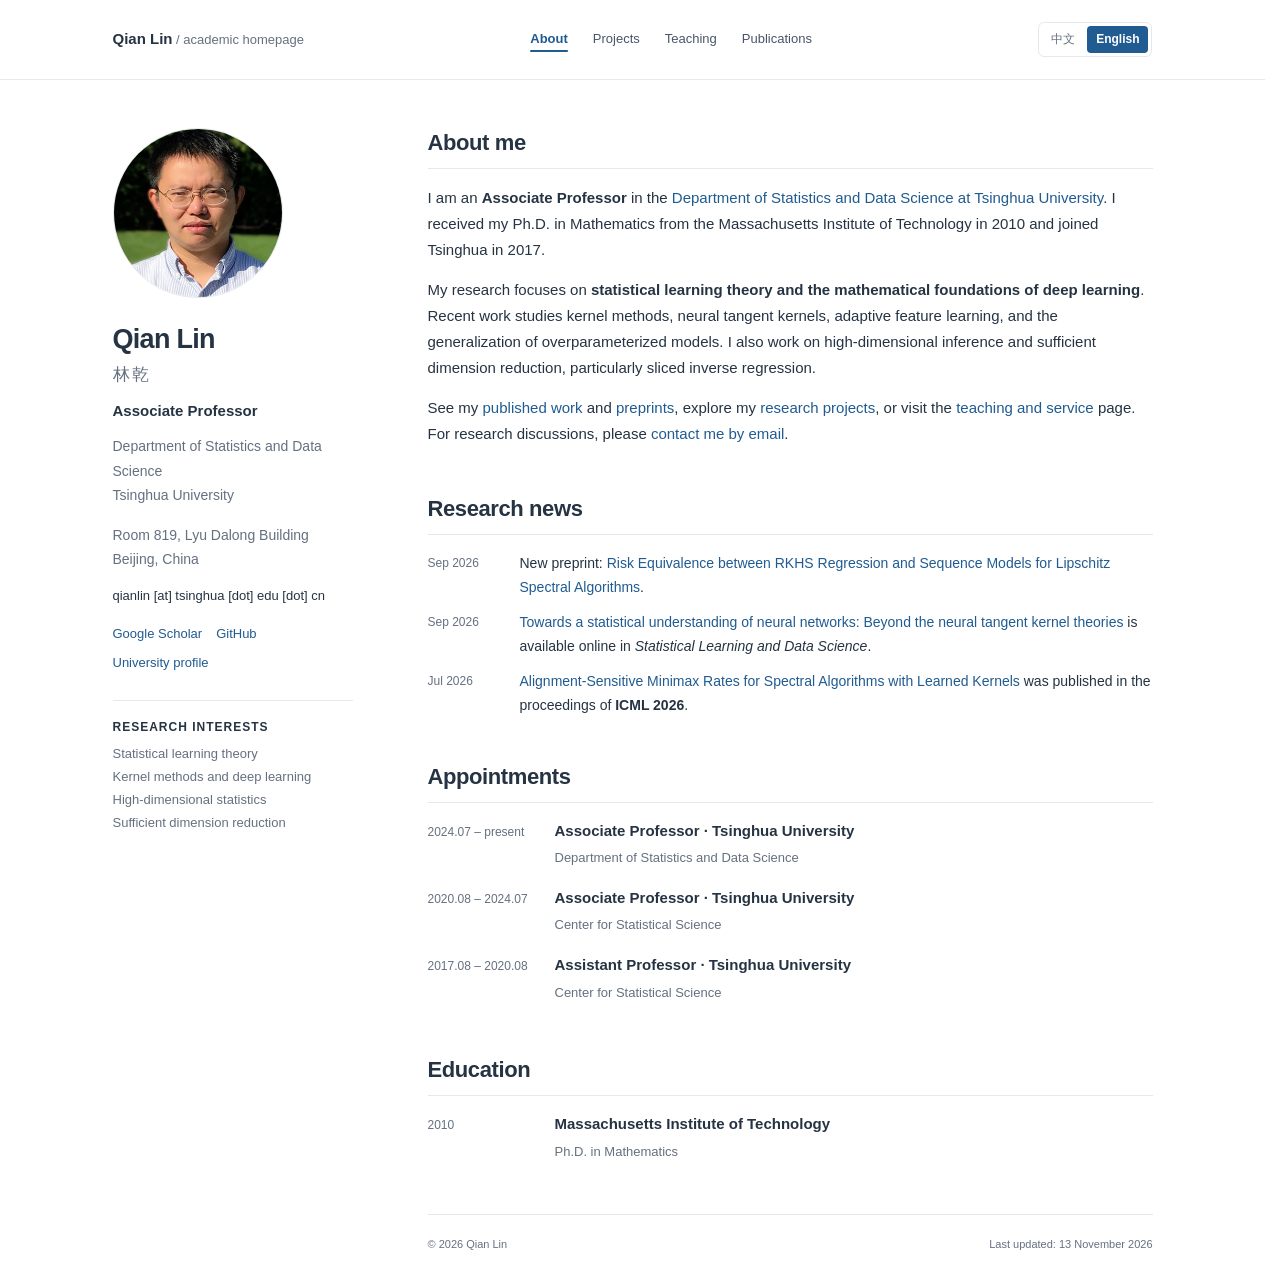
<file: index.html>
<!DOCTYPE html>
<html lang="en">
<head>
  <meta charset="utf-8">
  <meta name="viewport" content="width=device-width, initial-scale=1">
  <title>Qian Lin | Tsinghua University</title>
  <meta name="description" content="Qian Lin, Associate Professor at Tsinghua University. Research in statistical learning theory, kernel methods, deep learning and high-dimensional statistics.">
  <link rel="icon" href="assets/favicon.svg" type="image/svg+xml">
  <link rel="stylesheet" href="style.css">
  <link rel="alternate" hreflang="en" href="index.html">
  <link rel="alternate" hreflang="zh-CN" href="index.zh.html">
</head>
<body>
  <a class="skip-link" href="#main">Skip to content</a>
  <header class="site-header">
    <div class="header-inner">
      <a class="wordmark" href="index.html">Qian Lin<span> / academic homepage</span></a>
      <nav aria-label="Main navigation">
        <a href="index.html" aria-current="page">About</a><a href="projects.html">Projects</a><a href="teaching.html">Teaching</a><a href="publications.html">Publications</a>
      </nav>
      <div class="language-switch" role="group" aria-label="Language / 语言">
        <a href="index.zh.html" lang="zh-CN" hreflang="zh-CN" aria-label="切换到中文">中文</a>
        <a href="index.html" lang="en" hreflang="en" aria-current="true" aria-label="Switch to English">English</a>
      </div>
    </div>
  </header>

  <div class="layout">
    <aside class="profile" aria-label="Personal information">
      <!-- Portrait and appointment details: Tsinghua faculty profile; sources recorded in README.md. -->
      <img class="portrait portrait-photo" src="assets/qian-lin.jpg" alt="Qian Lin" width="320" height="400">
      <h1>Qian Lin <span class="chinese-name" lang="zh-CN">林乾</span></h1>
      <p class="position">Associate Professor</p>
      <p class="affiliation">Department of Statistics and Data Science<br>Tsinghua University</p>
      <p class="location">Room 819, Lyu Dalong Building<br>Beijing, China</p>
      <span class="email" id="contact-email">qianlin [at] tsinghua [dot] edu [dot] cn</span>
      <div class="profile-links" aria-label="Profile links">
        <a href="https://scholar.google.com/citations?user=kHPrqdgAAAAJ&amp;hl=en">Google Scholar</a>
        <a href="https://github.com/qianlinpage">GitHub</a>
        <a href="https://www.stat.tsinghua.edu.cn/en/info/1023/1049.htm">University profile</a>
      </div>
      <div class="research-topics">
        <h2>Research interests</h2>
        <ul><li>Statistical learning theory</li><li>Kernel methods and deep learning</li><li>High-dimensional statistics</li><li>Sufficient dimension reduction</li></ul>
      </div>
    </aside>

    <main id="main">
      <section id="about">
        <h2>About me</h2>
        <p>I am an <strong>Associate Professor</strong> in the <a href="https://www.stat.tsinghua.edu.cn/en/info/1023/1049.htm">Department of Statistics and Data Science at Tsinghua University</a>. I received my Ph.D. in Mathematics from the Massachusetts Institute of Technology in 2010 and joined Tsinghua in 2017.</p>
        <p>My research focuses on <strong>statistical learning theory and the mathematical foundations of deep learning</strong>. Recent work studies kernel methods, neural tangent kernels, adaptive feature learning, and the generalization of overparameterized models. I also work on high-dimensional inference and sufficient dimension reduction, particularly sliced inverse regression.</p>
        <p>See my <a href="publications.html#published-papers">published work</a> and <a href="publications.html#preprints">preprints</a>, explore my <a href="projects.html">research projects</a>, or visit the <a href="teaching.html">teaching and service</a> page. For research discussions, please <a href="#contact-email">contact me by email</a>.</p>
      </section>

      <section id="news">
        <h2>Research news</h2>
        <ul class="news-list">
          <li><time datetime="2026-09-08">Sep 2026</time><span>New preprint: <a href="publications.html#paper-40">Risk Equivalence between RKHS Regression and Sequence Models for Lipschitz Spectral Algorithms</a>.</span></li>
          <li><time datetime="2026-09-01">Sep 2026</time><span><a href="publications.html#paper-13">Towards a statistical understanding of neural networks: Beyond the neural tangent kernel theories</a> is available online in <em>Statistical Learning and Data Science</em>.</span></li>
          <li><time datetime="2026-07">Jul 2026</time><span><a href="publications.html#paper-39">Alignment-Sensitive Minimax Rates for Spectral Algorithms with Learned Kernels</a> was published in the proceedings of <strong>ICML 2026</strong>.</span></li>
        </ul>
      </section>

      <section id="appointments">
        <h2>Appointments</h2>
        <div class="timeline-row"><span class="date">2024.07 – present</span><div><h3>Associate Professor · Tsinghua University</h3><p>Department of Statistics and Data Science</p></div></div>
        <div class="timeline-row"><span class="date">2020.08 – 2024.07</span><div><h3>Associate Professor · Tsinghua University</h3><p>Center for Statistical Science</p></div></div>
        <div class="timeline-row"><span class="date">2017.08 – 2020.08</span><div><h3>Assistant Professor · Tsinghua University</h3><p>Center for Statistical Science</p></div></div>
      </section>

      <section id="education">
        <h2>Education</h2>
        <div class="timeline-row"><span class="date">2010</span><div><h3>Massachusetts Institute of Technology</h3><p>Ph.D. in Mathematics</p></div></div>
      </section>
      <footer><span>© 2026 Qian Lin</span><span>Last updated: <time datetime="2026-11-13">13 November 2026</time></span></footer>
    </main>
  </div>
</body>
</html>
</file>
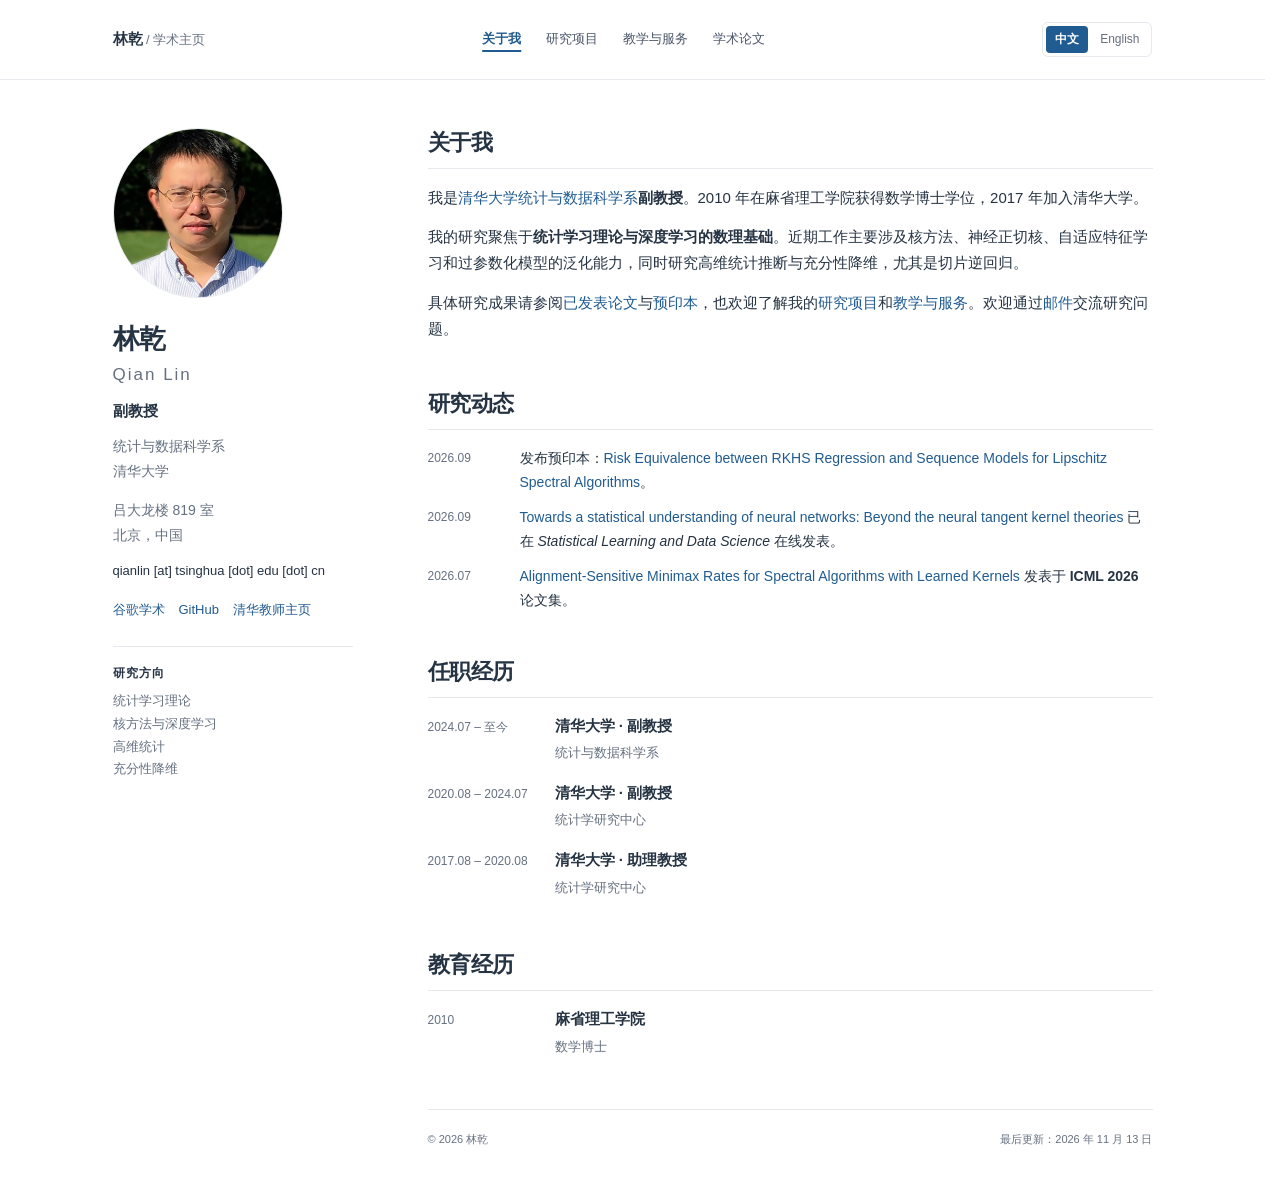
<file: index.zh.html>
<!DOCTYPE html>
<html lang="zh-CN">
<head>
  <meta charset="utf-8">
  <meta name="viewport" content="width=device-width, initial-scale=1">
  <title>林乾 | 清华大学</title>
  <meta name="description" content="林乾，清华大学统计与数据科学系副教授。研究方向包括统计学习理论、核方法、深度学习和高维统计。">
  <link rel="icon" href="assets/favicon.svg" type="image/svg+xml">
  <link rel="stylesheet" href="style.css">
  <link rel="alternate" hreflang="en" href="index.html">
  <link rel="alternate" hreflang="zh-CN" href="index.zh.html">
</head>
<body>
  <a class="skip-link" href="#main">跳转到正文</a>
  <header class="site-header">
    <div class="header-inner">
      <a class="wordmark" href="index.zh.html">林乾<span> / 学术主页</span></a>
      <nav aria-label="主导航">
        <a href="index.zh.html" aria-current="page">关于我</a><a href="projects.zh.html">研究项目</a><a href="teaching.zh.html">教学与服务</a><a href="publications.zh.html">学术论文</a>
      </nav>
      <div class="language-switch" role="group" aria-label="Language / 语言">
        <a href="index.zh.html" lang="zh-CN" hreflang="zh-CN" aria-current="true" aria-label="切换到中文">中文</a>
        <a href="index.html" lang="en" hreflang="en" aria-label="Switch to English">English</a>
      </div>
    </div>
  </header>

  <div class="layout">
    <aside class="profile" aria-label="个人信息">
      <!-- 照片与任职信息来自清华大学教师主页，来源记录见 README.md。 -->
      <img class="portrait portrait-photo" src="assets/qian-lin.jpg" alt="林乾" width="320" height="400">
      <h1>林乾 <span class="chinese-name" lang="en">Qian Lin</span></h1>
      <p class="position">副教授</p>
      <p class="affiliation">统计与数据科学系<br>清华大学</p>
      <p class="location">吕大龙楼 819 室<br>北京，中国</p>
      <span class="email" id="contact-email">qianlin [at] tsinghua [dot] edu [dot] cn</span>
      <div class="profile-links" aria-label="个人资料链接">
        <a href="https://scholar.google.com/citations?user=kHPrqdgAAAAJ&amp;hl=en">谷歌学术</a>
        <a href="https://github.com/qianlinpage">GitHub</a>
        <a href="https://www.stat.tsinghua.edu.cn/info/1023/2413.htm">清华教师主页</a>
      </div>
      <div class="research-topics">
        <h2>研究方向</h2>
        <ul><li>统计学习理论</li><li>核方法与深度学习</li><li>高维统计</li><li>充分性降维</li></ul>
      </div>
    </aside>

    <main id="main">
      <section id="about">
        <h2>关于我</h2>
        <p>我是<a href="https://www.stat.tsinghua.edu.cn/info/1023/2413.htm">清华大学统计与数据科学系</a><strong>副教授</strong>。2010 年在麻省理工学院获得数学博士学位，2017 年加入清华大学。</p>
        <p>我的研究聚焦于<strong>统计学习理论与深度学习的数理基础</strong>。近期工作主要涉及核方法、神经正切核、自适应特征学习和过参数化模型的泛化能力，同时研究高维统计推断与充分性降维，尤其是切片逆回归。</p>
        <p>具体研究成果请参阅<a href="publications.zh.html#published-papers">已发表论文</a>与<a href="publications.zh.html#preprints">预印本</a>，也欢迎了解我的<a href="projects.zh.html">研究项目</a>和<a href="teaching.zh.html">教学与服务</a>。欢迎通过<a href="#contact-email">邮件</a>交流研究问题。</p>
      </section>

      <section id="news">
        <h2>研究动态</h2>
        <ul class="news-list">
          <li><time datetime="2026-09-08">2026.09</time><span>发布预印本：<a href="publications.zh.html#paper-40">Risk Equivalence between RKHS Regression and Sequence Models for Lipschitz Spectral Algorithms</a>。</span></li>
          <li><time datetime="2026-09-01">2026.09</time><span><a href="publications.zh.html#paper-13">Towards a statistical understanding of neural networks: Beyond the neural tangent kernel theories</a> 已在 <em>Statistical Learning and Data Science</em> 在线发表。</span></li>
          <li><time datetime="2026-07">2026.07</time><span><a href="publications.zh.html#paper-39">Alignment-Sensitive Minimax Rates for Spectral Algorithms with Learned Kernels</a> 发表于 <strong>ICML 2026</strong> 论文集。</span></li>
        </ul>
      </section>

      <section id="appointments">
        <h2>任职经历</h2>
        <div class="timeline-row"><span class="date">2024.07 – 至今</span><div><h3>清华大学 · 副教授</h3><p>统计与数据科学系</p></div></div>
        <div class="timeline-row"><span class="date">2020.08 – 2024.07</span><div><h3>清华大学 · 副教授</h3><p>统计学研究中心</p></div></div>
        <div class="timeline-row"><span class="date">2017.08 – 2020.08</span><div><h3>清华大学 · 助理教授</h3><p>统计学研究中心</p></div></div>
      </section>

      <section id="education">
        <h2>教育经历</h2>
        <div class="timeline-row"><span class="date">2010</span><div><h3>麻省理工学院</h3><p>数学博士</p></div></div>
      </section>
      <footer><span>© 2026 林乾</span><span>最后更新：<time datetime="2026-11-13">2026 年 11 月 13 日</time></span></footer>
    </main>
  </div>
</body>
</html>
</file>
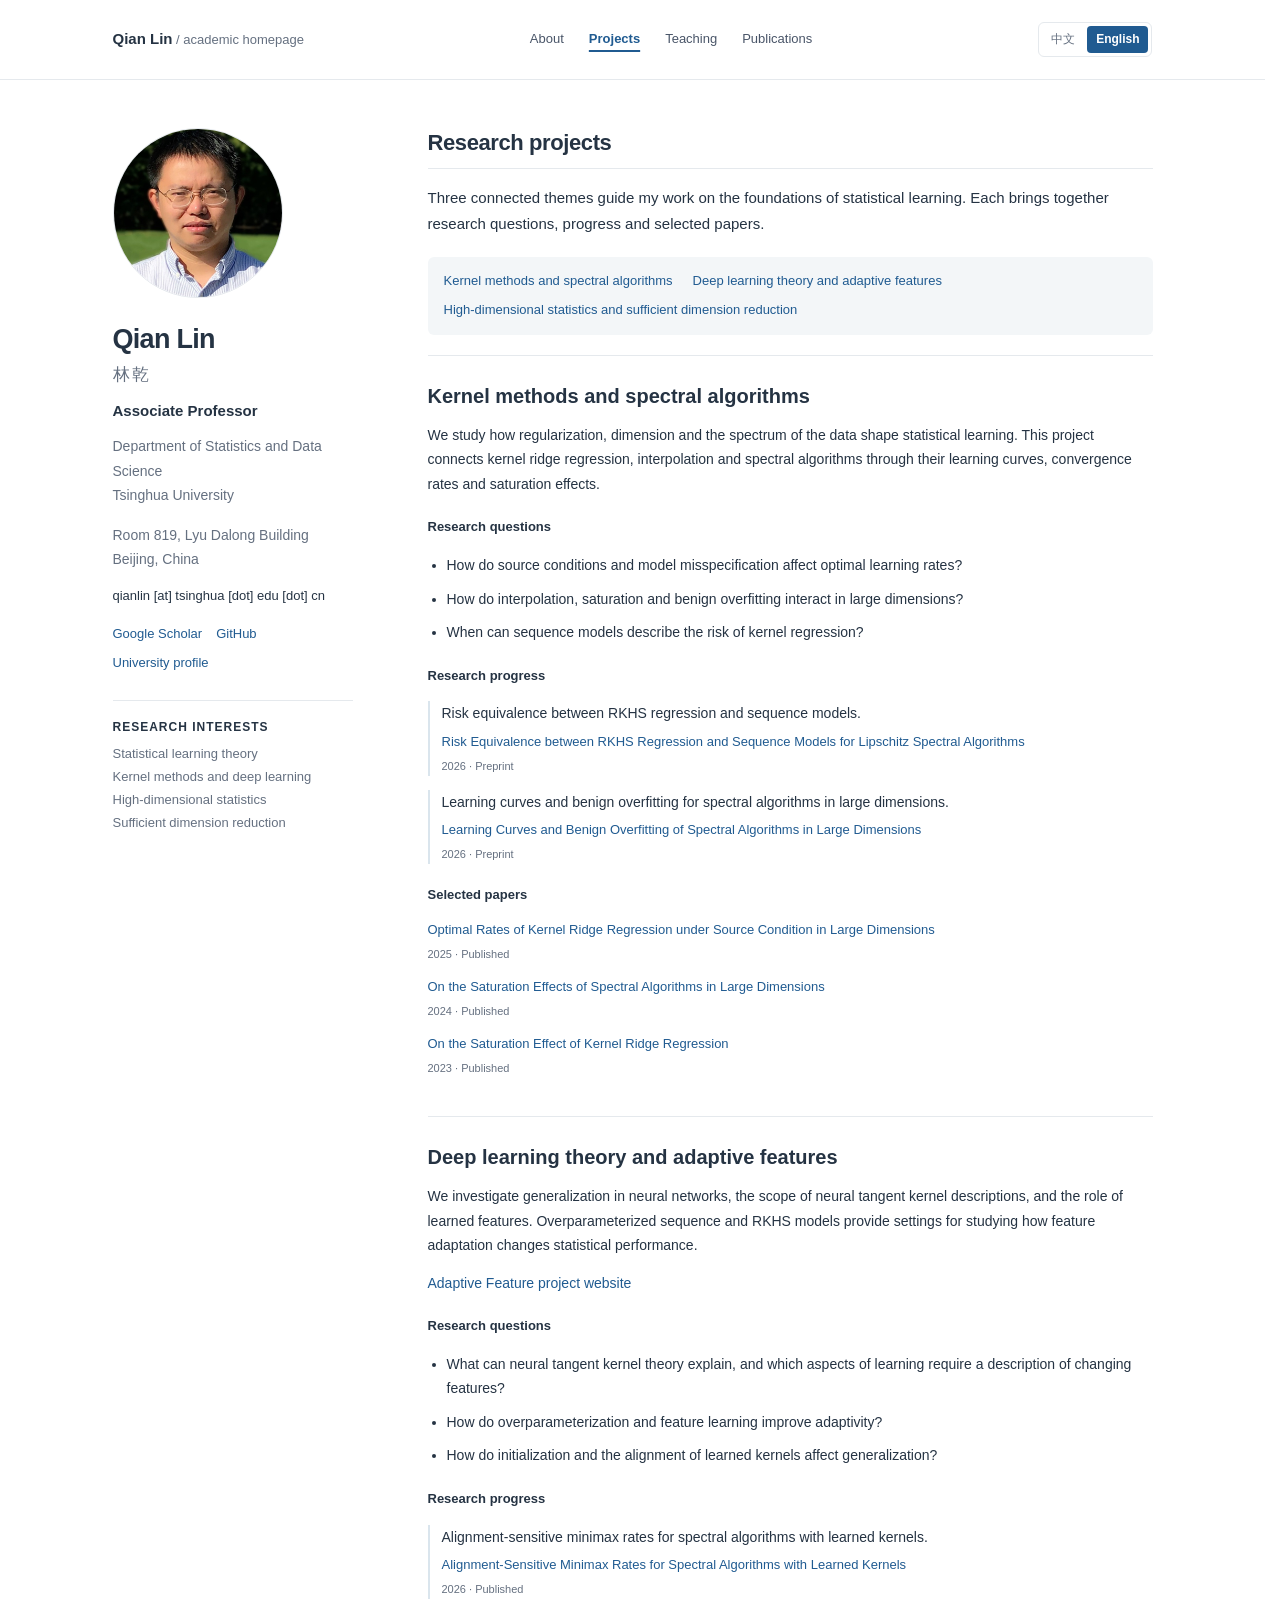
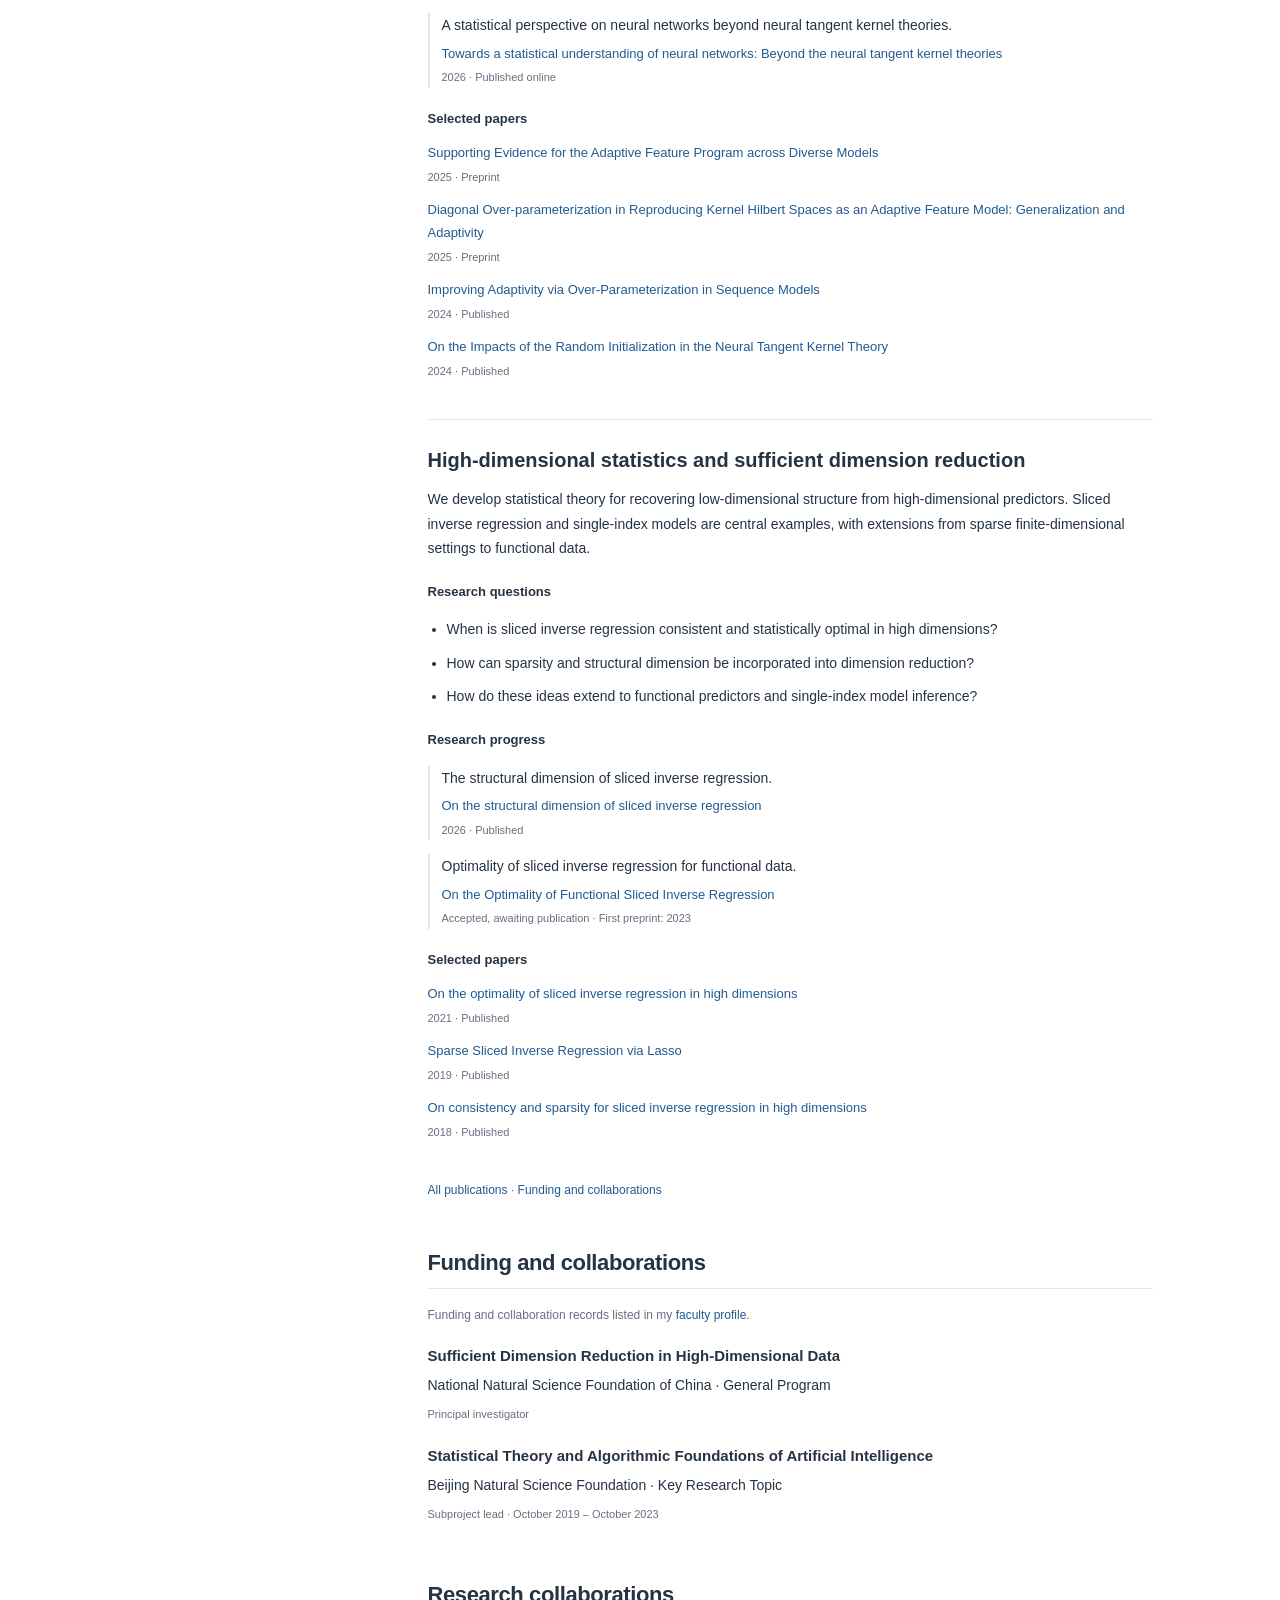
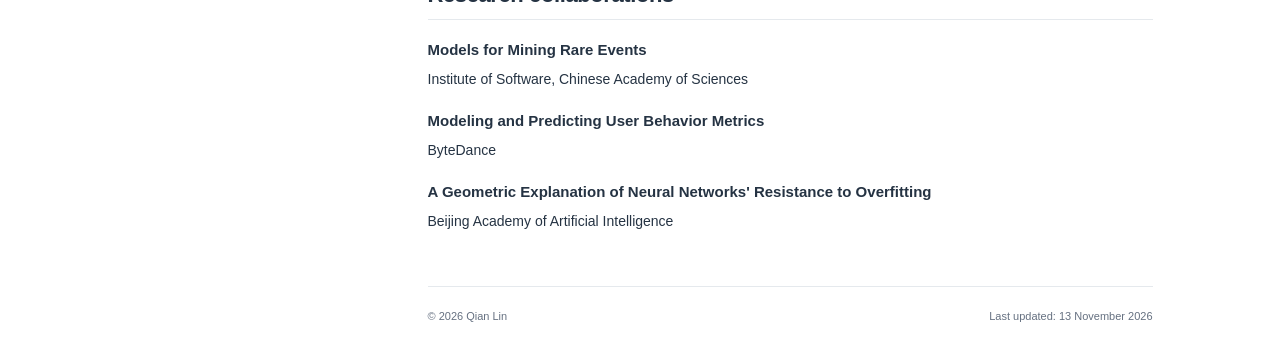
<file: projects.html>
<!DOCTYPE html>
<html lang="en">
<head>
  <meta charset="utf-8">
  <meta name="viewport" content="width=device-width, initial-scale=1">
  <title>Research Projects | Qian Lin</title>
  <meta name="description" content="Qian Lin's research projects on kernel methods and spectral algorithms, deep learning theory and adaptive features, and high-dimensional statistics and sufficient dimension reduction. Research questions, progress and selected papers.">
  <link rel="icon" href="assets/favicon.svg" type="image/svg+xml">
  <link rel="stylesheet" href="style.css">
  <link rel="alternate" hreflang="en" href="projects.html">
  <link rel="alternate" hreflang="zh-CN" href="projects.zh.html">
</head>
<body>
  <a class="skip-link" href="#main">Skip to content</a>
  <header class="site-header">
    <div class="header-inner">
      <a class="wordmark" href="index.html">Qian Lin<span> / academic homepage</span></a>
      <nav aria-label="Main navigation">
        <a href="index.html">About</a><a href="projects.html" aria-current="page">Projects</a><a href="teaching.html">Teaching</a><a href="publications.html">Publications</a>
      </nav>
      <div class="language-switch" role="group" aria-label="Language / 语言">
        <a href="projects.zh.html" lang="zh-CN" hreflang="zh-CN" aria-label="切换到中文">中文</a>
        <a href="projects.html" lang="en" hreflang="en" aria-current="true" aria-label="Switch to English">English</a>
      </div>
    </div>
  </header>

  <div class="layout">
    <aside class="profile" aria-label="Personal information">
      <!-- Portrait and appointment details: Tsinghua faculty profile; sources recorded in README.md. -->
      <img class="portrait portrait-photo" src="assets/qian-lin.jpg" alt="Qian Lin" width="320" height="400">
      <h1>Qian Lin <span class="chinese-name" lang="zh-CN">林乾</span></h1>
      <p class="position">Associate Professor</p>
      <p class="affiliation">Department of Statistics and Data Science<br>Tsinghua University</p>
      <p class="location">Room 819, Lyu Dalong Building<br>Beijing, China</p>
      <span class="email" id="contact-email">qianlin [at] tsinghua [dot] edu [dot] cn</span>
      <div class="profile-links" aria-label="Profile links">
        <a href="https://scholar.google.com/citations?user=kHPrqdgAAAAJ&amp;hl=en">Google Scholar</a>
        <a href="https://github.com/qianlinpage">GitHub</a>
        <a href="https://www.stat.tsinghua.edu.cn/en/info/1023/1049.htm">University profile</a>
      </div>
      <div class="research-topics">
        <h2>Research interests</h2>
        <ul><li>Statistical learning theory</li><li>Kernel methods and deep learning</li><li>High-dimensional statistics</li><li>Sufficient dimension reduction</li></ul>
      </div>
    </aside>

    <main id="main">
      <!-- research-projects:start -->
      <section id="projects">
        <h2>Research projects</h2>
        <p>Three connected themes guide my work on the foundations of statistical learning. Each brings together research questions, progress and selected papers.</p>
        <nav class="research-project-nav" id="related-research" aria-label="Research themes">
          <a href="#project-kernel-methods">Kernel methods and spectral algorithms</a>
          <a href="#project-deep-learning">Deep learning theory and adaptive features</a>
          <a href="#project-dimension-reduction">High-dimensional statistics and sufficient dimension reduction</a>
        </nav>
        <article class="research-project" id="project-kernel-methods">
          <h3>Kernel methods and spectral algorithms</h3>
          <p>We study how regularization, dimension and the spectrum of the data shape statistical learning. This project connects kernel ridge regression, interpolation and spectral algorithms through their learning curves, convergence rates and saturation effects.</p>
          <h4>Research questions</h4>
          <ul class="plain-list">
            <li>How do source conditions and model misspecification affect optimal learning rates?</li>
            <li>How do interpolation, saturation and benign overfitting interact in large dimensions?</li>
            <li>When can sequence models describe the risk of kernel regression?</li>
          </ul>
          <h4>Research progress</h4>
          <ul class="project-highlights">
            <li><p>Risk equivalence between RKHS regression and sequence models.</p><a href="publications.html#paper-40">Risk Equivalence between RKHS Regression and Sequence Models for Lipschitz Spectral Algorithms</a><span class="project-paper-meta">2026 · Preprint</span></li>
            <li><p>Learning curves and benign overfitting for spectral algorithms in large dimensions.</p><a href="publications.html#paper-37">Learning Curves and Benign Overfitting of Spectral Algorithms in Large Dimensions</a><span class="project-paper-meta">2026 · Preprint</span></li>
          </ul>
          <h4>Selected papers</h4>
          <ul class="project-papers">
            <li><a href="publications.html#paper-7">Optimal Rates of Kernel Ridge Regression under Source Condition in Large Dimensions</a><span class="project-paper-meta">2025 · Published</span></li>
            <li><a href="publications.html#paper-14">On the Saturation Effects of Spectral Algorithms in Large Dimensions</a><span class="project-paper-meta">2024 · Published</span></li>
            <li><a href="publications.html#paper-22">On the Saturation Effect of Kernel Ridge Regression</a><span class="project-paper-meta">2023 · Published</span></li>
          </ul>
        </article>
        <article class="research-project" id="project-deep-learning">
          <h3>Deep learning theory and adaptive features</h3>
          <p>We investigate generalization in neural networks, the scope of neural tangent kernel descriptions, and the role of learned features. Overparameterized sequence and RKHS models provide settings for studying how feature adaptation changes statistical performance.</p>
          <p><a href="https://qianlinpage.github.io/adaptivefeature/">Adaptive Feature project website</a></p>
          <h4>Research questions</h4>
          <ul class="plain-list">
            <li>What can neural tangent kernel theory explain, and which aspects of learning require a description of changing features?</li>
            <li>How do overparameterization and feature learning improve adaptivity?</li>
            <li>How do initialization and the alignment of learned kernels affect generalization?</li>
          </ul>
          <h4>Research progress</h4>
          <ul class="project-highlights">
            <li><p>Alignment-sensitive minimax rates for spectral algorithms with learned kernels.</p><a href="publications.html#paper-39">Alignment-Sensitive Minimax Rates for Spectral Algorithms with Learned Kernels</a><span class="project-paper-meta">2026 · Published</span></li>
            <li><p>A statistical perspective on neural networks beyond neural tangent kernel theories.</p><a href="publications.html#paper-13">Towards a statistical understanding of neural networks: Beyond the neural tangent kernel theories</a><span class="project-paper-meta">2026 · Published online</span></li>
          </ul>
          <h4>Selected papers</h4>
          <ul class="project-papers">
            <li><a href="publications.html#paper-2">Supporting Evidence for the Adaptive Feature Program across Diverse Models</a><span class="project-paper-meta">2025 · Preprint</span></li>
            <li><a href="publications.html#paper-6">Diagonal Over-parameterization in Reproducing Kernel Hilbert Spaces as an Adaptive Feature Model: Generalization and Adaptivity</a><span class="project-paper-meta">2025 · Preprint</span></li>
            <li><a href="publications.html#paper-8">Improving Adaptivity via Over-Parameterization in Sequence Models</a><span class="project-paper-meta">2024 · Published</span></li>
            <li><a href="publications.html#paper-9">On the Impacts of the Random Initialization in the Neural Tangent Kernel Theory</a><span class="project-paper-meta">2024 · Published</span></li>
          </ul>
        </article>
        <article class="research-project" id="project-dimension-reduction">
          <h3>High-dimensional statistics and sufficient dimension reduction</h3>
          <p>We develop statistical theory for recovering low-dimensional structure from high-dimensional predictors. Sliced inverse regression and single-index models are central examples, with extensions from sparse finite-dimensional settings to functional data.</p>
          <h4>Research questions</h4>
          <ul class="plain-list">
            <li>When is sliced inverse regression consistent and statistically optimal in high dimensions?</li>
            <li>How can sparsity and structural dimension be incorporated into dimension reduction?</li>
            <li>How do these ideas extend to functional predictors and single-index model inference?</li>
          </ul>
          <h4>Research progress</h4>
          <ul class="project-highlights">
            <li><p>The structural dimension of sliced inverse regression.</p><a href="publications.html#paper-24">On the structural dimension of sliced inverse regression</a><span class="project-paper-meta">2026 · Published</span></li>
            <li><p>Optimality of sliced inverse regression for functional data.</p><a href="publications.html#paper-36">On the Optimality of Functional Sliced Inverse Regression</a><span class="project-paper-meta">Accepted, awaiting publication · First preprint: 2023</span></li>
          </ul>
          <h4>Selected papers</h4>
          <ul class="project-papers">
            <li><a href="publications.html#paper-25">On the optimality of sliced inverse regression in high dimensions</a><span class="project-paper-meta">2021 · Published</span></li>
            <li><a href="publications.html#paper-27">Sparse Sliced Inverse Regression via Lasso</a><span class="project-paper-meta">2019 · Published</span></li>
            <li><a href="publications.html#paper-29">On consistency and sparsity for sliced inverse regression in high dimensions</a><span class="project-paper-meta">2018 · Published</span></li>
          </ul>
        </article>
        <p class="section-intro"><a href="publications.html">All publications</a> · <a href="#funding">Funding and collaborations</a></p>
      </section>
      <!-- research-projects:end -->

      <section id="funding">
        <h2>Funding and collaborations</h2>
        <p class="section-intro">Funding and collaboration records listed in my <a href="https://www.stat.tsinghua.edu.cn/info/1023/2413.htm">faculty profile</a>.</p>
        <article class="project" id="project-sdr">
          <h3>Sufficient Dimension Reduction in High-Dimensional Data</h3>
          <p>National Natural Science Foundation of China · General Program</p>
          <span class="project-meta">Principal investigator</span>
        </article>
        <article class="project" id="project-ai-foundations">
          <h3>Statistical Theory and Algorithmic Foundations of Artificial Intelligence</h3>
          <p>Beijing Natural Science Foundation · Key Research Topic</p>
          <span class="project-meta">Subproject lead · October 2019 – October 2023</span>
        </article>
      </section>

      <section id="collaborations">
        <h2>Research collaborations</h2>
        <article class="project" id="project-rare-events">
          <h3>Models for Mining Rare Events</h3>
          <p>Institute of Software, Chinese Academy of Sciences</p>
        </article>
        <article class="project" id="project-user-behavior">
          <h3>Modeling and Predicting User Behavior Metrics</h3>
          <p>ByteDance</p>
        </article>
        <article class="project" id="project-overfitting">
          <h3>A Geometric Explanation of Neural Networks' Resistance to Overfitting</h3>
          <p>Beijing Academy of Artificial Intelligence</p>
        </article>
      </section>

      <footer><span>© 2026 Qian Lin</span><span>Last updated: <time datetime="2026-11-13">13 November 2026</time></span></footer>
    </main>
  </div>
</body>
</html>
</file>
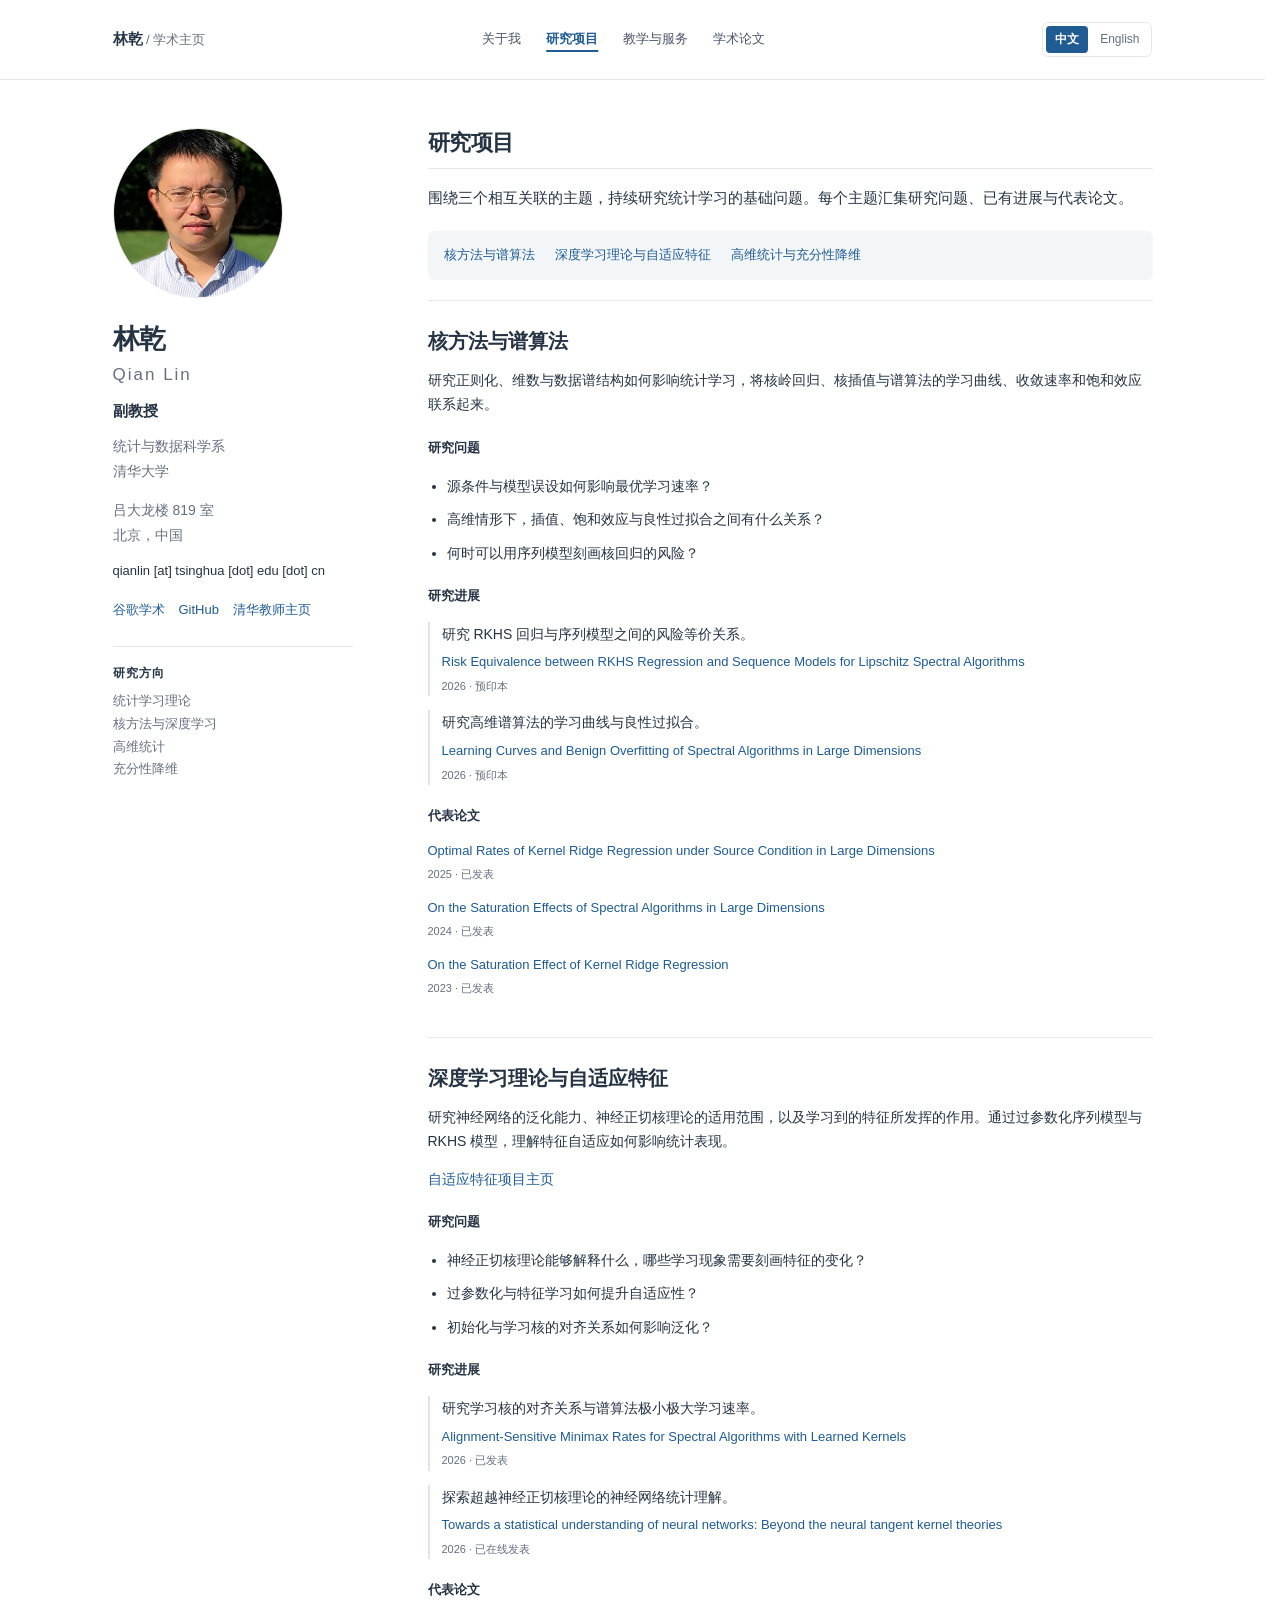
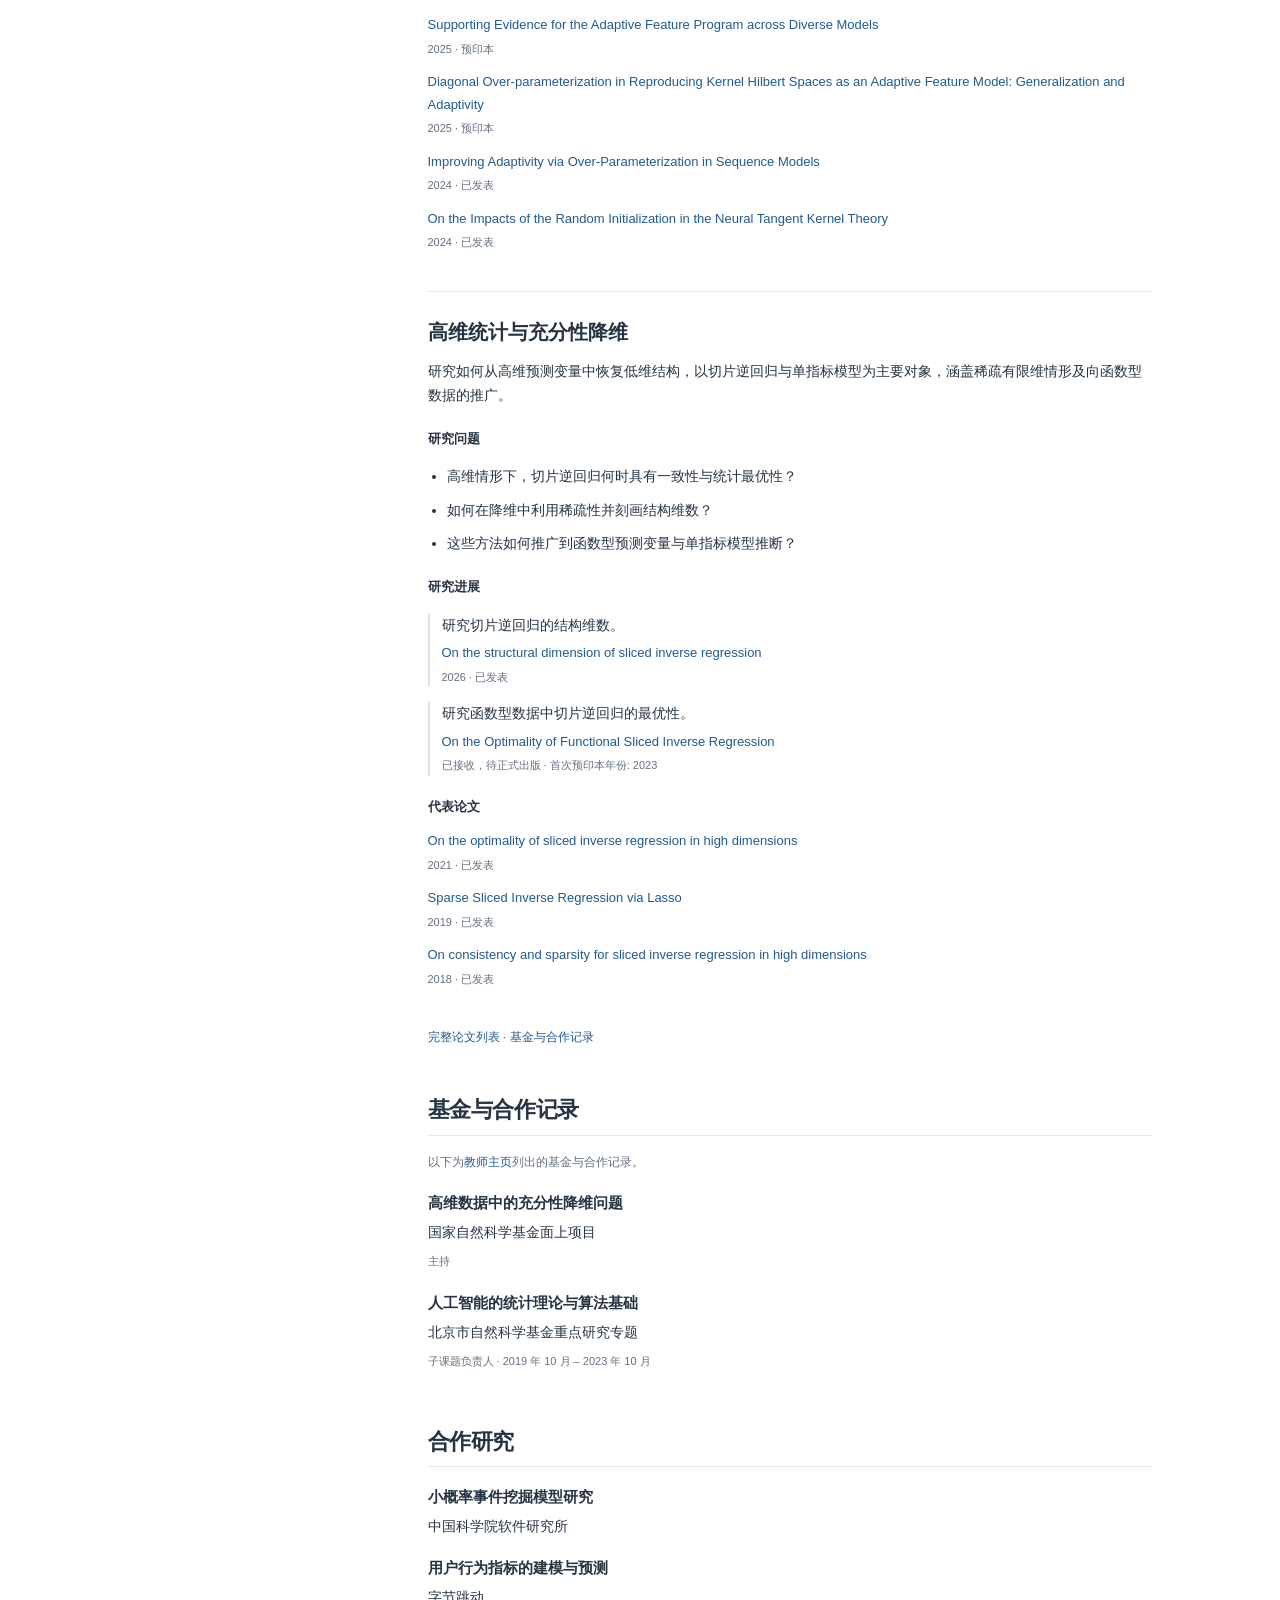
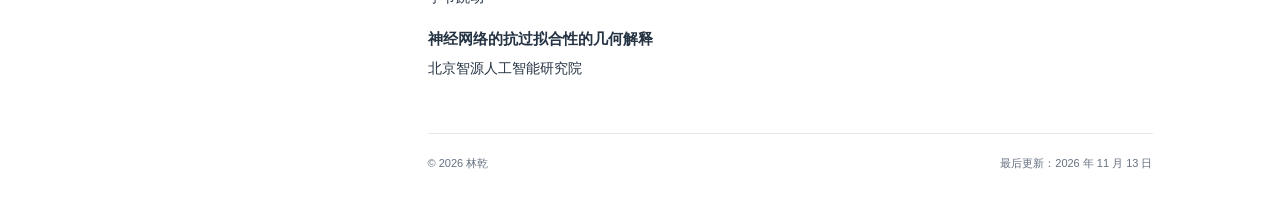
<file: projects.zh.html>
<!DOCTYPE html>
<html lang="zh-CN">
<head>
  <meta charset="utf-8">
  <meta name="viewport" content="width=device-width, initial-scale=1">
  <title>研究项目 | 林乾</title>
  <meta name="description" content="林乾的三个研究主题：核方法与谱算法、深度学习理论与自适应特征、高维统计与充分性降维。展示研究问题、进展和代表论文，另列基金与合作记录。">
  <link rel="icon" href="assets/favicon.svg" type="image/svg+xml">
  <link rel="stylesheet" href="style.css">
  <link rel="alternate" hreflang="en" href="projects.html">
  <link rel="alternate" hreflang="zh-CN" href="projects.zh.html">
</head>
<body>
  <a class="skip-link" href="#main">跳转到正文</a>
  <header class="site-header">
    <div class="header-inner">
      <a class="wordmark" href="index.zh.html">林乾<span> / 学术主页</span></a>
      <nav aria-label="主导航">
        <a href="index.zh.html">关于我</a><a href="projects.zh.html" aria-current="page">研究项目</a><a href="teaching.zh.html">教学与服务</a><a href="publications.zh.html">学术论文</a>
      </nav>
      <div class="language-switch" role="group" aria-label="Language / 语言">
        <a href="projects.zh.html" lang="zh-CN" hreflang="zh-CN" aria-current="true" aria-label="切换到中文">中文</a>
        <a href="projects.html" lang="en" hreflang="en" aria-label="Switch to English">English</a>
      </div>
    </div>
  </header>

  <div class="layout">
    <aside class="profile" aria-label="个人信息">
      <!-- 照片与任职信息来自清华大学教师主页，来源记录见 README.md。 -->
      <img class="portrait portrait-photo" src="assets/qian-lin.jpg" alt="林乾" width="320" height="400">
      <h1>林乾 <span class="chinese-name" lang="en">Qian Lin</span></h1>
      <p class="position">副教授</p>
      <p class="affiliation">统计与数据科学系<br>清华大学</p>
      <p class="location">吕大龙楼 819 室<br>北京，中国</p>
      <span class="email" id="contact-email">qianlin [at] tsinghua [dot] edu [dot] cn</span>
      <div class="profile-links" aria-label="个人资料链接">
        <a href="https://scholar.google.com/citations?user=kHPrqdgAAAAJ&amp;hl=en">谷歌学术</a>
        <a href="https://github.com/qianlinpage">GitHub</a>
        <a href="https://www.stat.tsinghua.edu.cn/info/1023/2413.htm">清华教师主页</a>
      </div>
      <div class="research-topics">
        <h2>研究方向</h2>
        <ul><li>统计学习理论</li><li>核方法与深度学习</li><li>高维统计</li><li>充分性降维</li></ul>
      </div>
    </aside>

    <main id="main">
      <!-- research-projects:start -->
      <section id="projects">
        <h2>研究项目</h2>
        <p>围绕三个相互关联的主题，持续研究统计学习的基础问题。每个主题汇集研究问题、已有进展与代表论文。</p>
        <nav class="research-project-nav" id="related-research" aria-label="研究主题">
          <a href="#project-kernel-methods">核方法与谱算法</a>
          <a href="#project-deep-learning">深度学习理论与自适应特征</a>
          <a href="#project-dimension-reduction">高维统计与充分性降维</a>
        </nav>
        <article class="research-project" id="project-kernel-methods">
          <h3>核方法与谱算法</h3>
          <p>研究正则化、维数与数据谱结构如何影响统计学习，将核岭回归、核插值与谱算法的学习曲线、收敛速率和饱和效应联系起来。</p>
          <h4>研究问题</h4>
          <ul class="plain-list">
            <li>源条件与模型误设如何影响最优学习速率？</li>
            <li>高维情形下，插值、饱和效应与良性过拟合之间有什么关系？</li>
            <li>何时可以用序列模型刻画核回归的风险？</li>
          </ul>
          <h4>研究进展</h4>
          <ul class="project-highlights">
            <li><p>研究 RKHS 回归与序列模型之间的风险等价关系。</p><a href="publications.zh.html#paper-40">Risk Equivalence between RKHS Regression and Sequence Models for Lipschitz Spectral Algorithms</a><span class="project-paper-meta">2026 · 预印本</span></li>
            <li><p>研究高维谱算法的学习曲线与良性过拟合。</p><a href="publications.zh.html#paper-37">Learning Curves and Benign Overfitting of Spectral Algorithms in Large Dimensions</a><span class="project-paper-meta">2026 · 预印本</span></li>
          </ul>
          <h4>代表论文</h4>
          <ul class="project-papers">
            <li><a href="publications.zh.html#paper-7">Optimal Rates of Kernel Ridge Regression under Source Condition in Large Dimensions</a><span class="project-paper-meta">2025 · 已发表</span></li>
            <li><a href="publications.zh.html#paper-14">On the Saturation Effects of Spectral Algorithms in Large Dimensions</a><span class="project-paper-meta">2024 · 已发表</span></li>
            <li><a href="publications.zh.html#paper-22">On the Saturation Effect of Kernel Ridge Regression</a><span class="project-paper-meta">2023 · 已发表</span></li>
          </ul>
        </article>
        <article class="research-project" id="project-deep-learning">
          <h3>深度学习理论与自适应特征</h3>
          <p>研究神经网络的泛化能力、神经正切核理论的适用范围，以及学习到的特征所发挥的作用。通过过参数化序列模型与 RKHS 模型，理解特征自适应如何影响统计表现。</p>
          <p><a href="https://qianlinpage.github.io/adaptivefeature/">自适应特征项目主页</a></p>
          <h4>研究问题</h4>
          <ul class="plain-list">
            <li>神经正切核理论能够解释什么，哪些学习现象需要刻画特征的变化？</li>
            <li>过参数化与特征学习如何提升自适应性？</li>
            <li>初始化与学习核的对齐关系如何影响泛化？</li>
          </ul>
          <h4>研究进展</h4>
          <ul class="project-highlights">
            <li><p>研究学习核的对齐关系与谱算法极小极大学习速率。</p><a href="publications.zh.html#paper-39">Alignment-Sensitive Minimax Rates for Spectral Algorithms with Learned Kernels</a><span class="project-paper-meta">2026 · 已发表</span></li>
            <li><p>探索超越神经正切核理论的神经网络统计理解。</p><a href="publications.zh.html#paper-13">Towards a statistical understanding of neural networks: Beyond the neural tangent kernel theories</a><span class="project-paper-meta">2026 · 已在线发表</span></li>
          </ul>
          <h4>代表论文</h4>
          <ul class="project-papers">
            <li><a href="publications.zh.html#paper-2">Supporting Evidence for the Adaptive Feature Program across Diverse Models</a><span class="project-paper-meta">2025 · 预印本</span></li>
            <li><a href="publications.zh.html#paper-6">Diagonal Over-parameterization in Reproducing Kernel Hilbert Spaces as an Adaptive Feature Model: Generalization and Adaptivity</a><span class="project-paper-meta">2025 · 预印本</span></li>
            <li><a href="publications.zh.html#paper-8">Improving Adaptivity via Over-Parameterization in Sequence Models</a><span class="project-paper-meta">2024 · 已发表</span></li>
            <li><a href="publications.zh.html#paper-9">On the Impacts of the Random Initialization in the Neural Tangent Kernel Theory</a><span class="project-paper-meta">2024 · 已发表</span></li>
          </ul>
        </article>
        <article class="research-project" id="project-dimension-reduction">
          <h3>高维统计与充分性降维</h3>
          <p>研究如何从高维预测变量中恢复低维结构，以切片逆回归与单指标模型为主要对象，涵盖稀疏有限维情形及向函数型数据的推广。</p>
          <h4>研究问题</h4>
          <ul class="plain-list">
            <li>高维情形下，切片逆回归何时具有一致性与统计最优性？</li>
            <li>如何在降维中利用稀疏性并刻画结构维数？</li>
            <li>这些方法如何推广到函数型预测变量与单指标模型推断？</li>
          </ul>
          <h4>研究进展</h4>
          <ul class="project-highlights">
            <li><p>研究切片逆回归的结构维数。</p><a href="publications.zh.html#paper-24">On the structural dimension of sliced inverse regression</a><span class="project-paper-meta">2026 · 已发表</span></li>
            <li><p>研究函数型数据中切片逆回归的最优性。</p><a href="publications.zh.html#paper-36">On the Optimality of Functional Sliced Inverse Regression</a><span class="project-paper-meta">已接收，待正式出版 · 首次预印本年份: 2023</span></li>
          </ul>
          <h4>代表论文</h4>
          <ul class="project-papers">
            <li><a href="publications.zh.html#paper-25">On the optimality of sliced inverse regression in high dimensions</a><span class="project-paper-meta">2021 · 已发表</span></li>
            <li><a href="publications.zh.html#paper-27">Sparse Sliced Inverse Regression via Lasso</a><span class="project-paper-meta">2019 · 已发表</span></li>
            <li><a href="publications.zh.html#paper-29">On consistency and sparsity for sliced inverse regression in high dimensions</a><span class="project-paper-meta">2018 · 已发表</span></li>
          </ul>
        </article>
        <p class="section-intro"><a href="publications.zh.html">完整论文列表</a> · <a href="#funding">基金与合作记录</a></p>
      </section>
      <!-- research-projects:end -->

      <section id="funding">
        <h2>基金与合作记录</h2>
        <p class="section-intro">以下为<a href="https://www.stat.tsinghua.edu.cn/info/1023/2413.htm">教师主页</a>列出的基金与合作记录。</p>
        <article class="project" id="project-sdr">
          <h3>高维数据中的充分性降维问题</h3>
          <p>国家自然科学基金面上项目</p>
          <span class="project-meta">主持</span>
        </article>
        <article class="project" id="project-ai-foundations">
          <h3>人工智能的统计理论与算法基础</h3>
          <p>北京市自然科学基金重点研究专题</p>
          <span class="project-meta">子课题负责人 · 2019 年 10 月 – 2023 年 10 月</span>
        </article>
      </section>

      <section id="collaborations">
        <h2>合作研究</h2>
        <article class="project" id="project-rare-events">
          <h3>小概率事件挖掘模型研究</h3>
          <p>中国科学院软件研究所</p>
        </article>
        <article class="project" id="project-user-behavior">
          <h3>用户行为指标的建模与预测</h3>
          <p>字节跳动</p>
        </article>
        <article class="project" id="project-overfitting">
          <h3>神经网络的抗过拟合性的几何解释</h3>
          <p>北京智源人工智能研究院</p>
        </article>
      </section>

      <footer><span>© 2026 林乾</span><span>最后更新：<time datetime="2026-11-13">2026 年 11 月 13 日</time></span></footer>
    </main>
  </div>
</body>
</html>
</file>
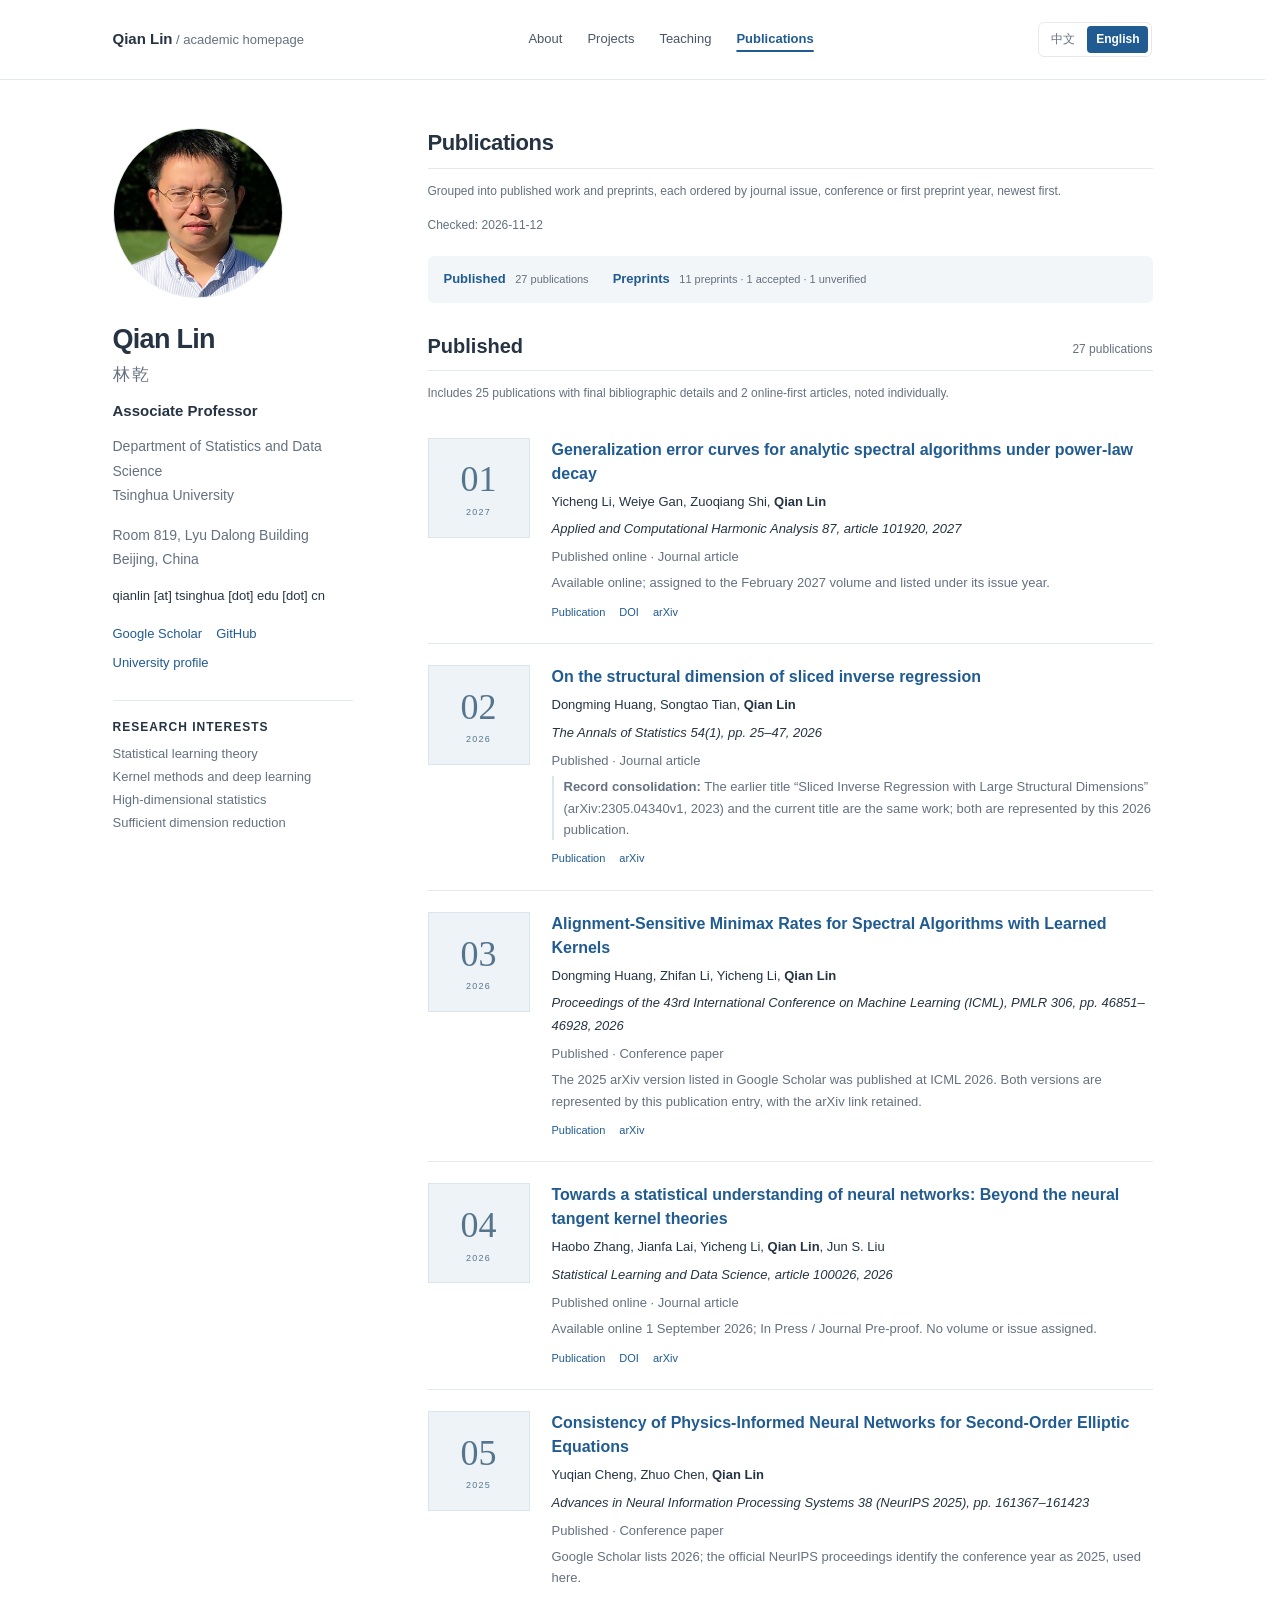
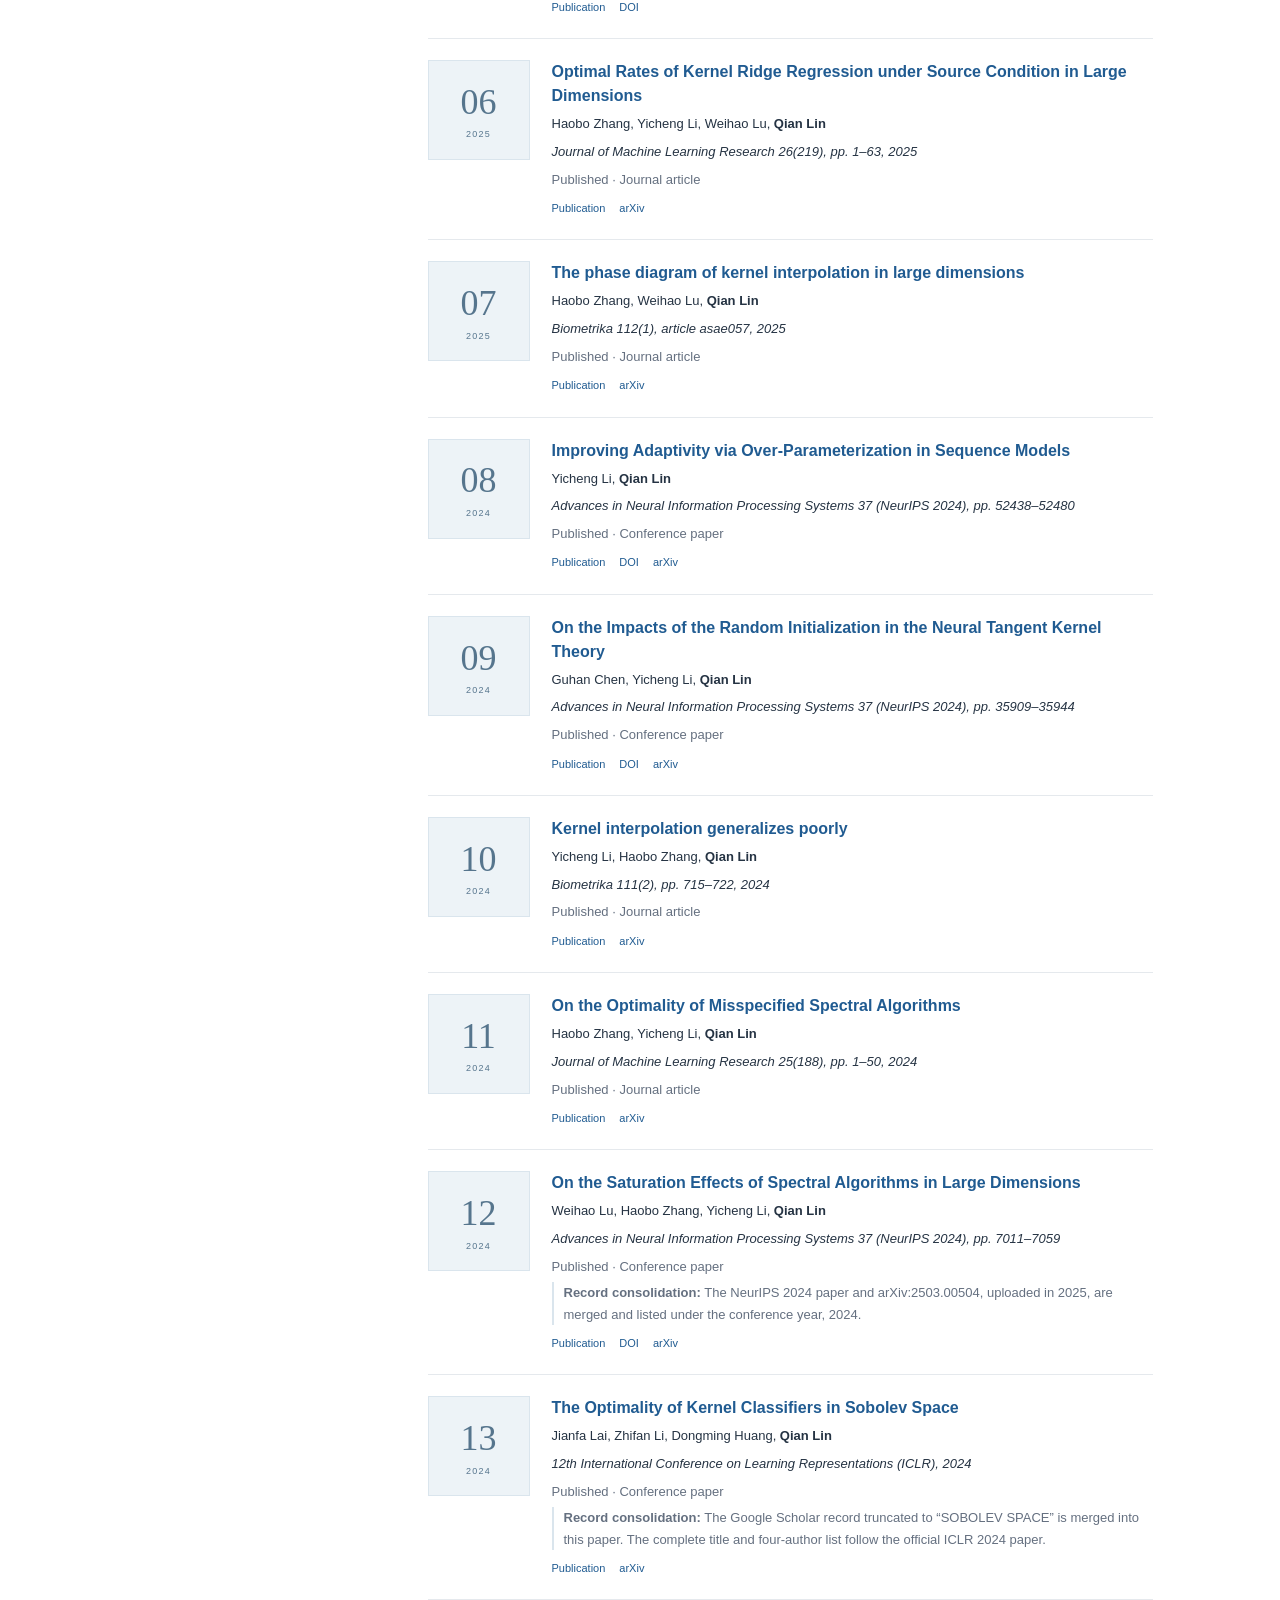
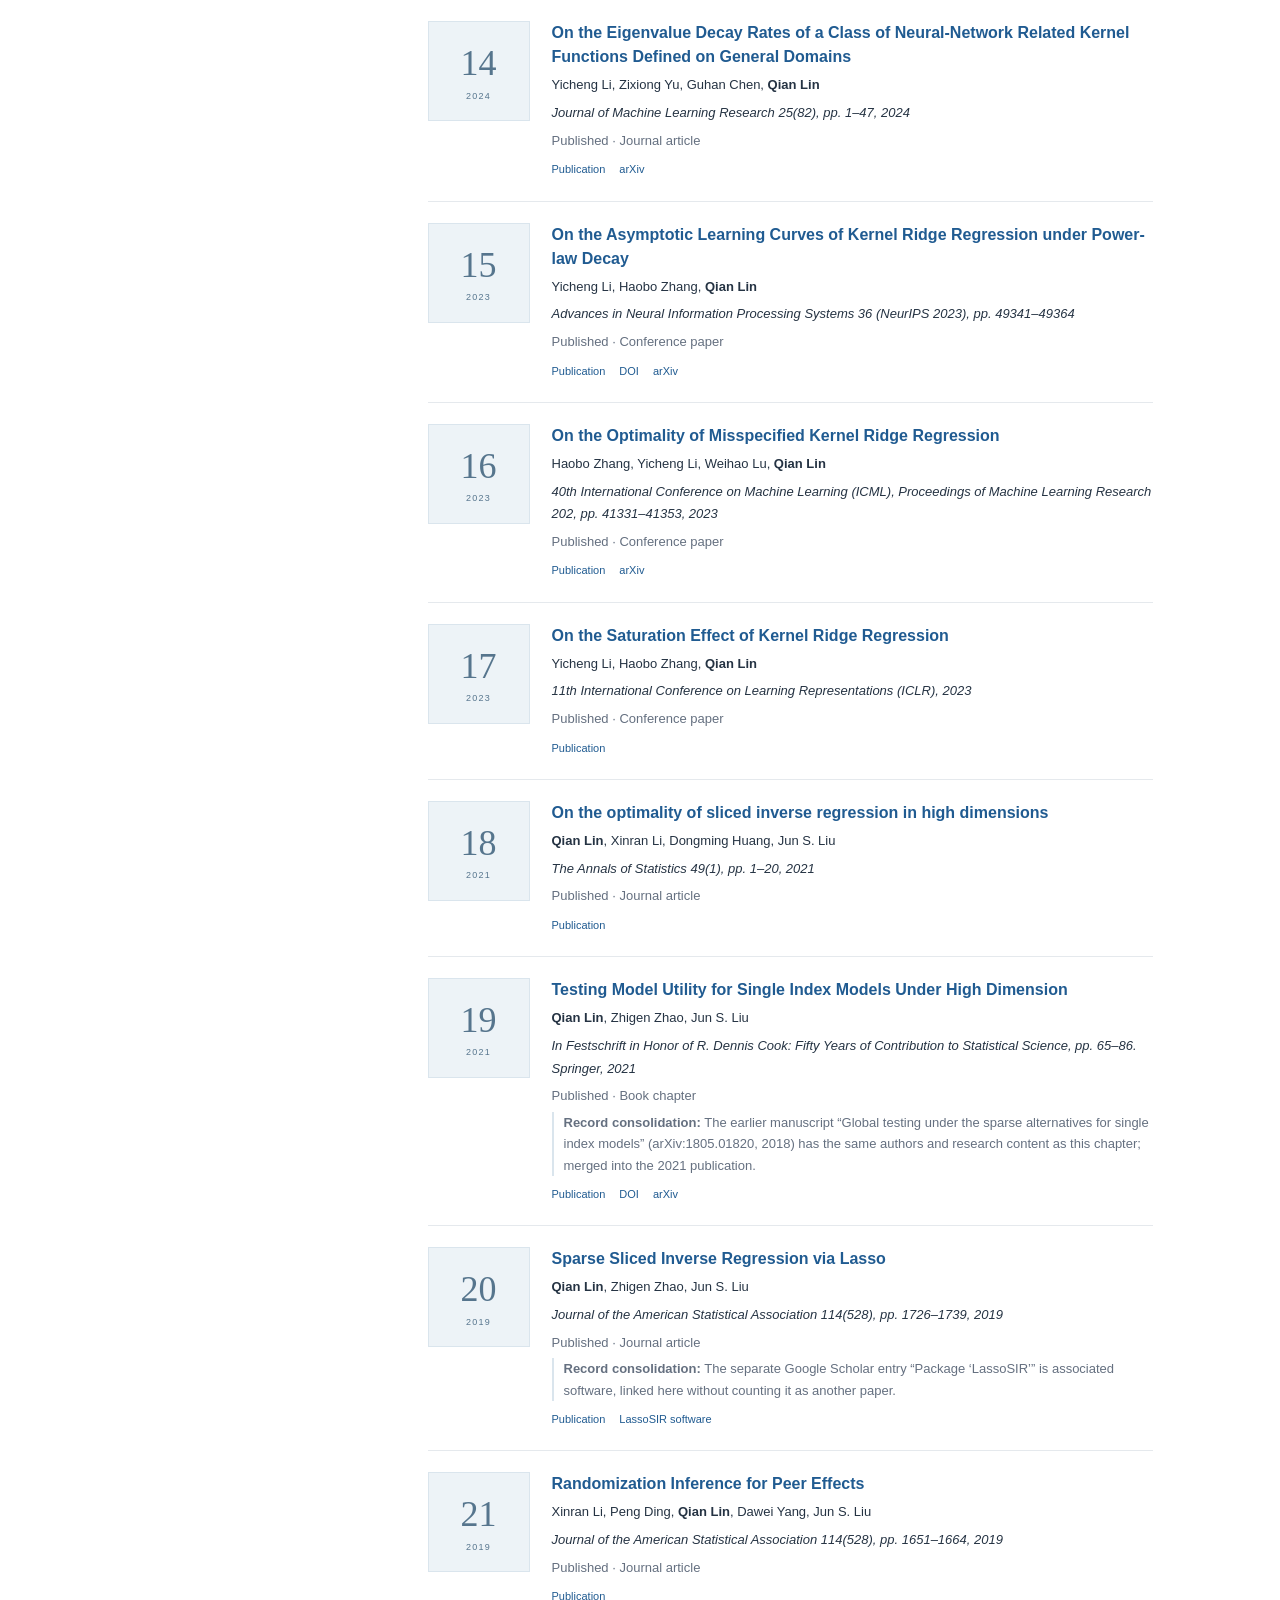
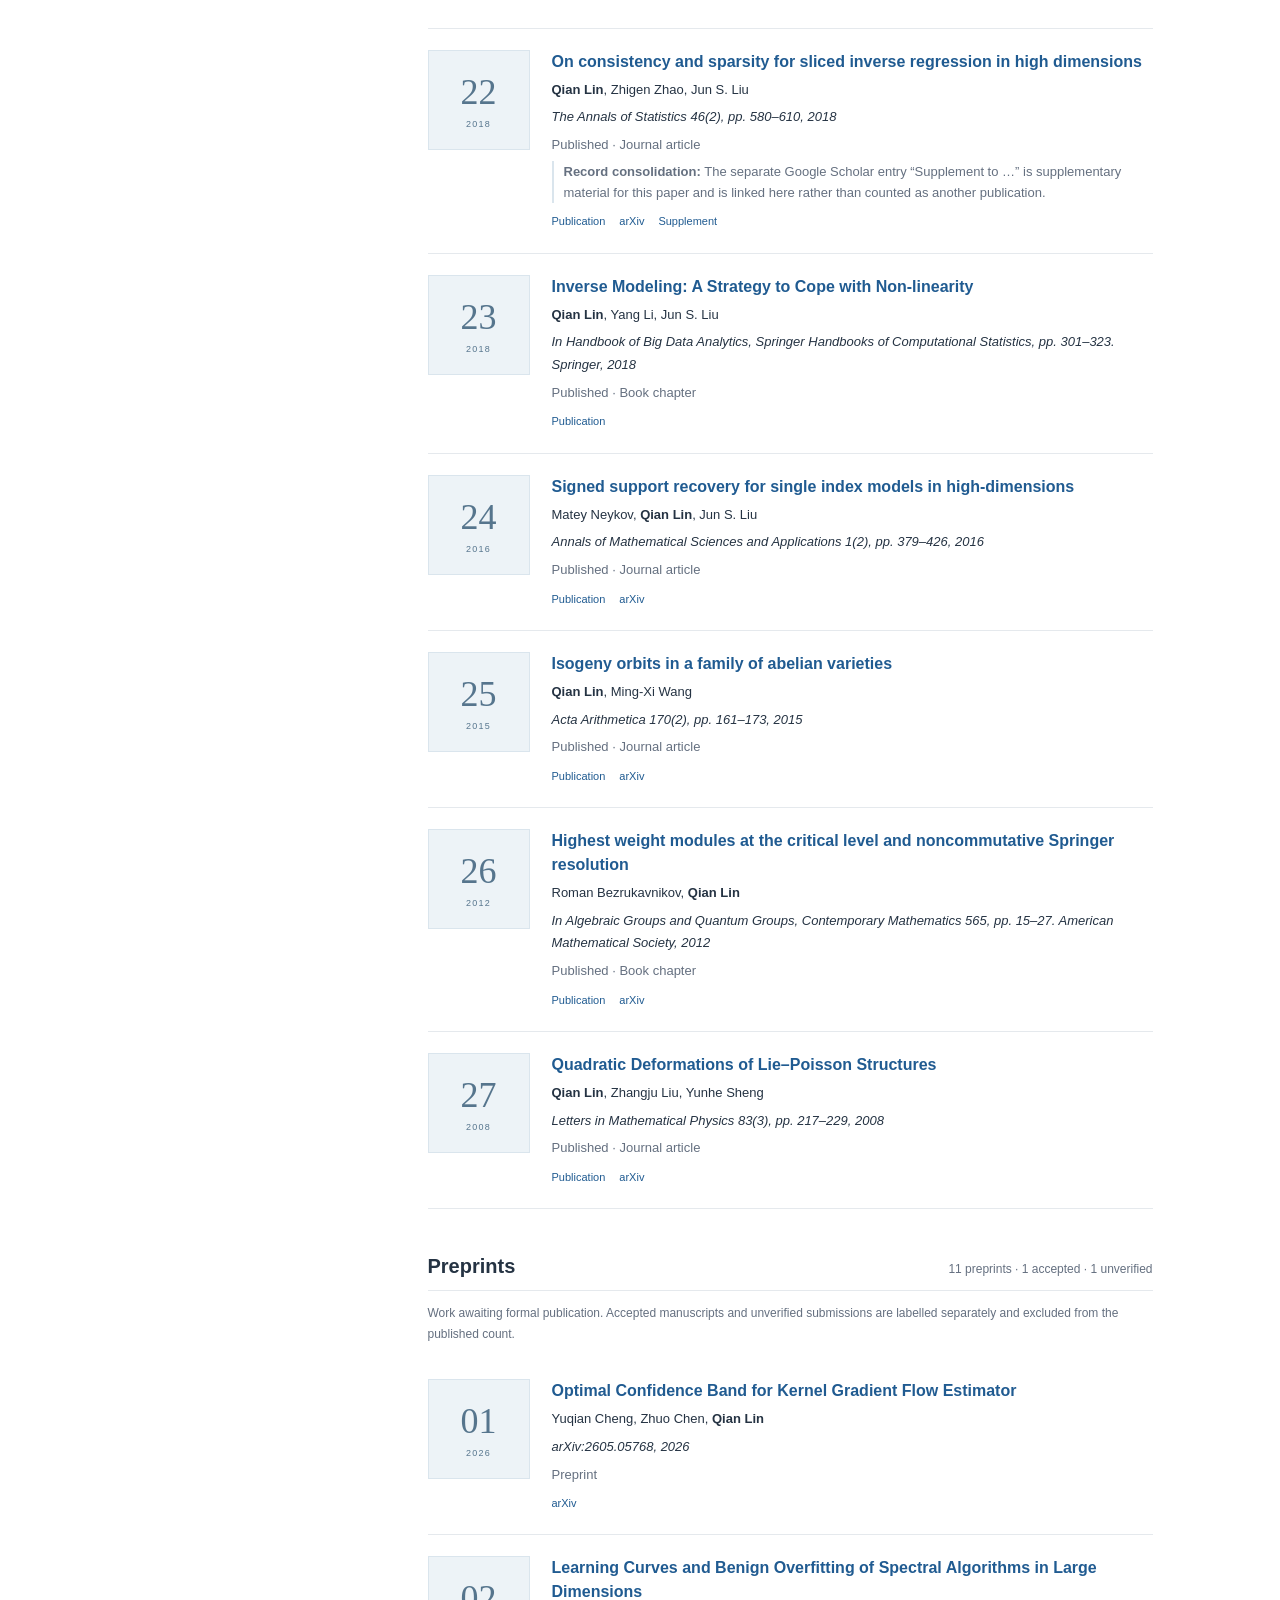
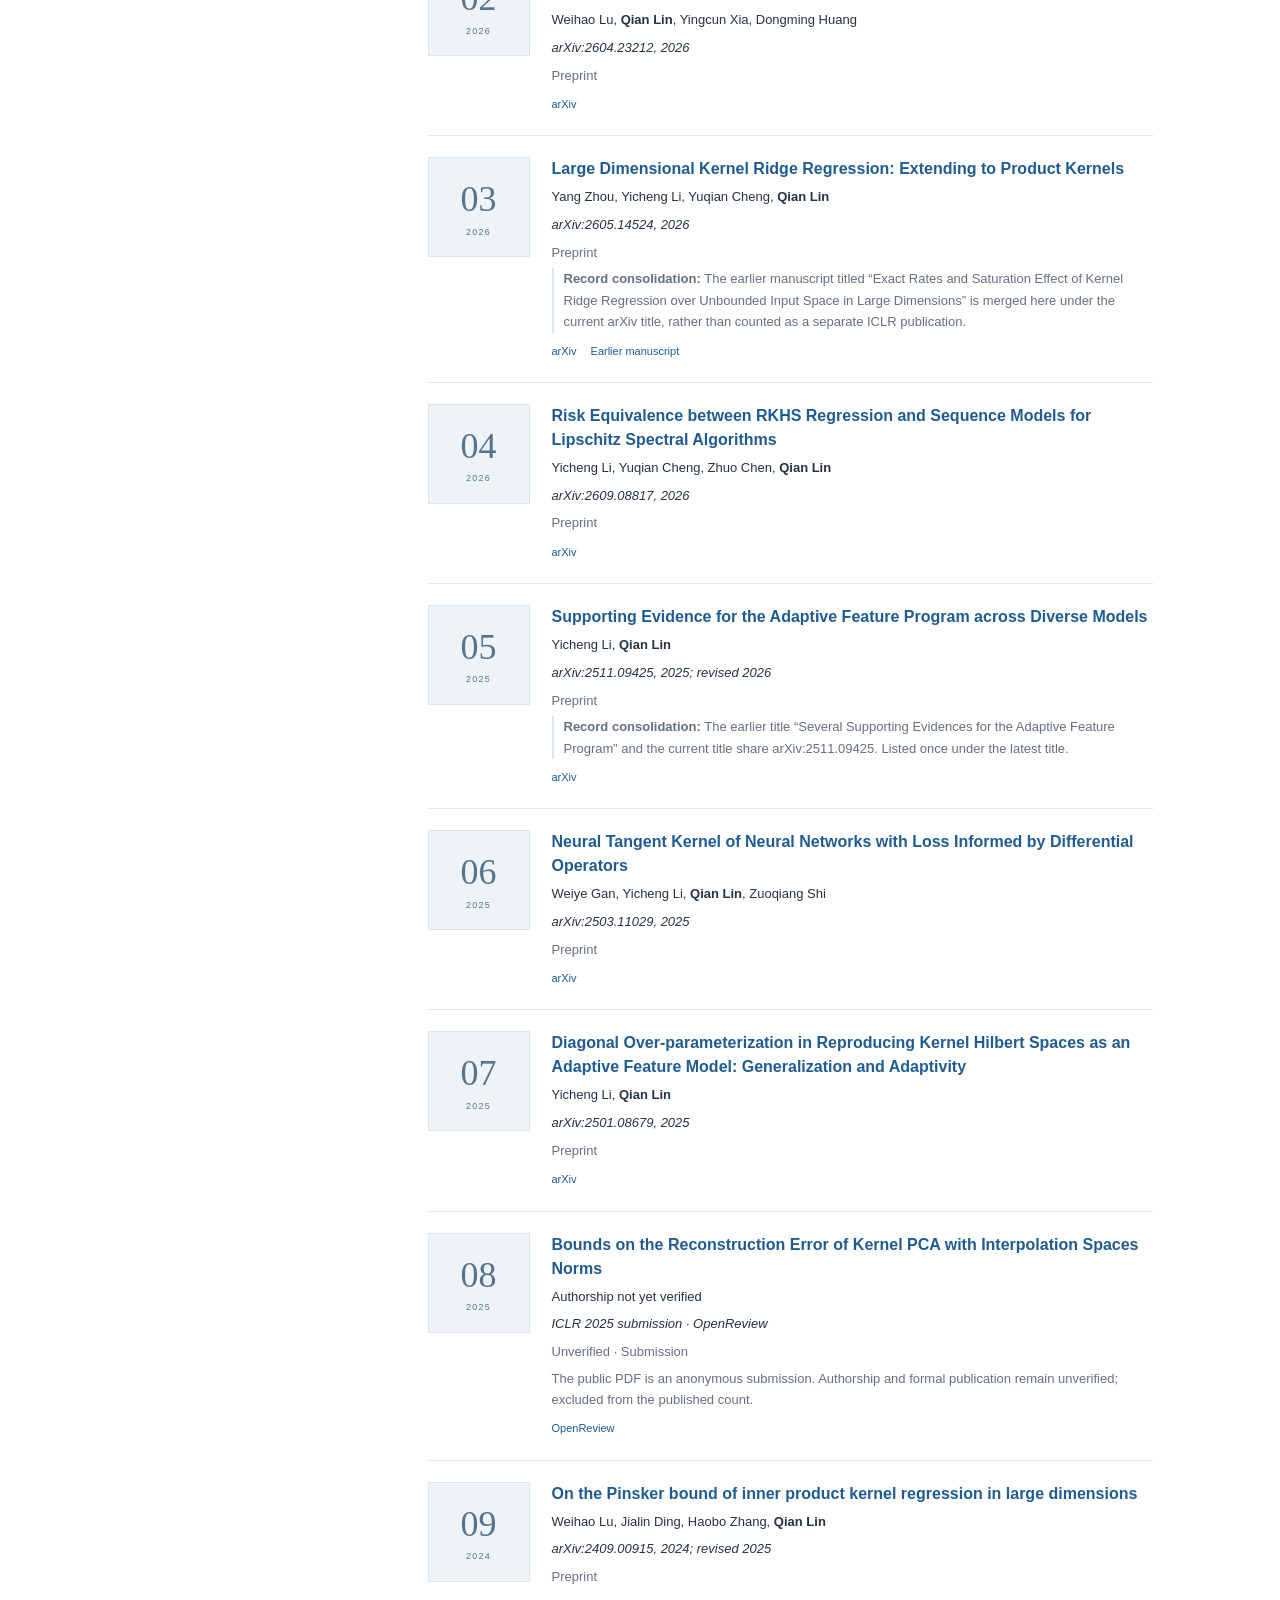
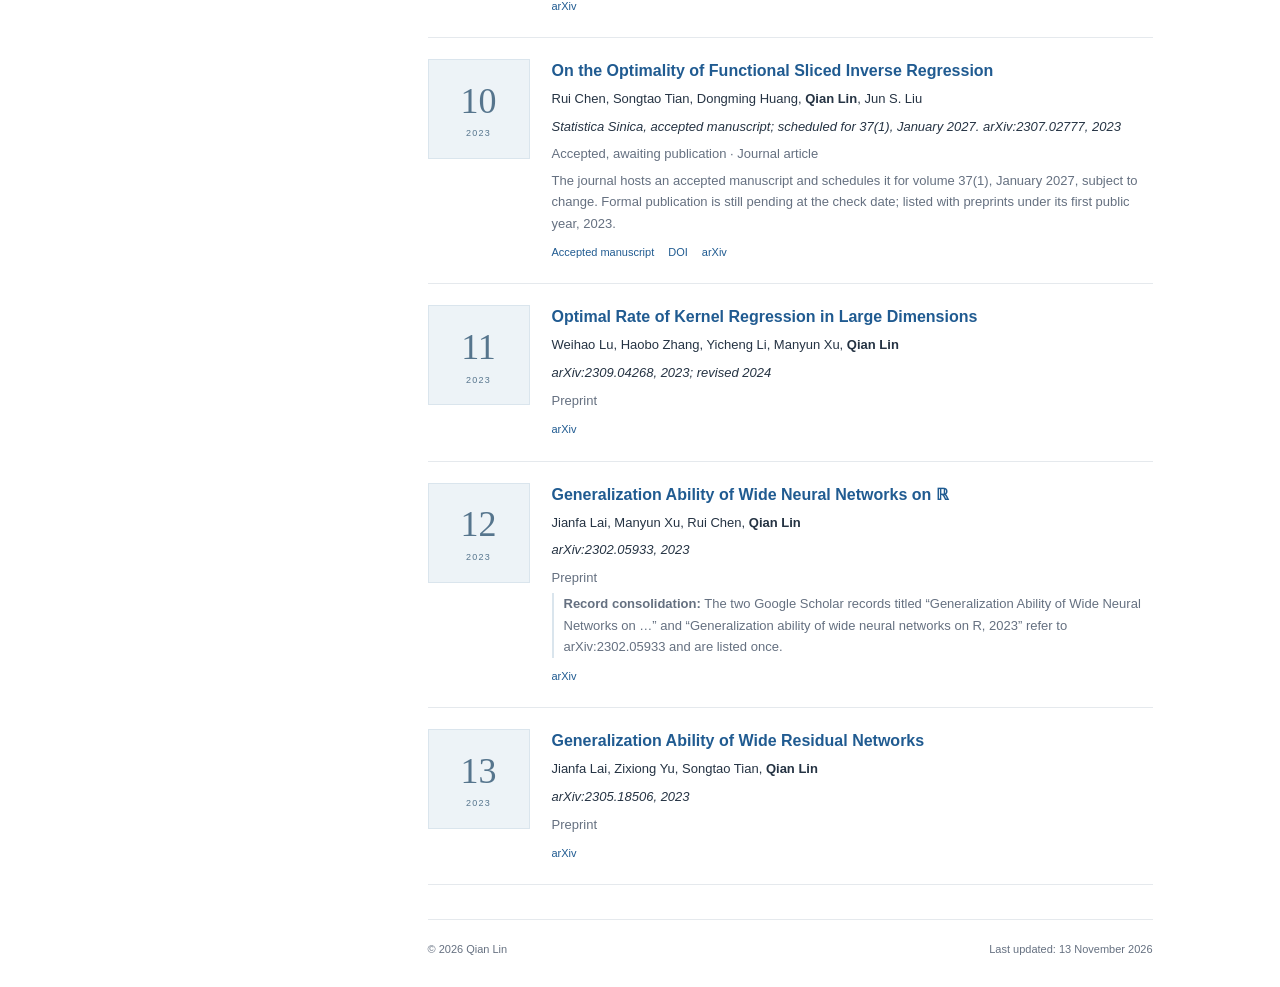
<file: publications.html>
<!DOCTYPE html>
<html lang="en">
<head>
  <meta charset="utf-8">
  <meta name="viewport" content="width=device-width, initial-scale=1">
  <title>Publications | Qian Lin</title>
  <meta name="description" content="Qian Lin's published papers and preprints in statistical learning, kernel methods, deep learning and high-dimensional statistics, organized by year with publication details and merged versions.">
  <link rel="icon" href="assets/favicon.svg" type="image/svg+xml">
  <link rel="stylesheet" href="style.css">
  <link rel="alternate" hreflang="en" href="publications.html">
  <link rel="alternate" hreflang="zh-CN" href="publications.zh.html">
</head>
<body>
  <a class="skip-link" href="#main">Skip to content</a>
  <header class="site-header">
    <div class="header-inner">
      <a class="wordmark" href="index.html">Qian Lin<span> / academic homepage</span></a>
      <nav aria-label="Main navigation">
        <a href="index.html">About</a><a href="projects.html">Projects</a><a href="teaching.html">Teaching</a><a href="publications.html" aria-current="page">Publications</a>
      </nav>
      <div class="language-switch" role="group" aria-label="Language / 语言">
        <a href="publications.zh.html" lang="zh-CN" hreflang="zh-CN" aria-label="切换到中文">中文</a>
        <a href="publications.html" lang="en" hreflang="en" aria-current="true" aria-label="Switch to English">English</a>
      </div>
    </div>
  </header>

  <div class="layout">
    <aside class="profile" aria-label="Personal information">
      <!-- Portrait and appointment details: Tsinghua faculty profile; sources recorded in README.md. -->
      <img class="portrait portrait-photo" src="assets/qian-lin.jpg" alt="Qian Lin" width="320" height="400">
      <h1>Qian Lin <span class="chinese-name" lang="zh-CN">林乾</span></h1>
      <p class="position">Associate Professor</p>
      <p class="affiliation">Department of Statistics and Data Science<br>Tsinghua University</p>
      <p class="location">Room 819, Lyu Dalong Building<br>Beijing, China</p>
      <span class="email" id="contact-email">qianlin [at] tsinghua [dot] edu [dot] cn</span>
      <div class="profile-links" aria-label="Profile links">
        <a href="https://scholar.google.com/citations?user=kHPrqdgAAAAJ&amp;hl=en">Google Scholar</a>
        <a href="https://github.com/qianlinpage">GitHub</a>
        <a href="https://www.stat.tsinghua.edu.cn/en/info/1023/1049.htm">University profile</a>
      </div>
      <div class="research-topics">
        <h2>Research interests</h2>
        <ul><li>Statistical learning theory</li><li>Kernel methods and deep learning</li><li>High-dimensional statistics</li><li>Sufficient dimension reduction</li></ul>
      </div>
    </aside>

    <main id="main">
      <section id="publications">
      <div class="section-heading"><h2>Publications</h2></div>
      <p class="section-intro">Grouped into published work and preprints, each ordered by journal issue, conference or first preprint year, newest first.</p>
      <!-- <p class="section-intro">Reconciled 47 records from the <a href="https://scholar.google.com/citations?user=kHPrqdgAAAAJ&amp;hl=en">Google Scholar</a> list: 7 duplicate groups consolidated, with supplements and software linked to their papers. Details are noted in the relevant entries.</p> -->
      <p class="section-intro">Checked: 2026-11-12</p>
      <nav class="publication-nav" aria-label="Publication categories">
        <a href="#published-papers">Published <span>27 publications</span></a>
          <a href="#preprints">Preprints <span>11 preprints · 1 accepted · 1 unverified</span></a>
      </nav>
      <div class="publication-group" id="published-papers" role="region" aria-labelledby="published-papers-heading">
        <div class="publication-group-heading"><h3 id="published-papers-heading">Published</h3><span>27 publications</span></div>
        <p class="section-intro">Includes 25 publications with final bibliographic details and 2 online-first articles, noted individually.</p>
          <article class="publication" id="paper-17" data-publication-id="17" data-year="2027" data-status="online">
            <div class="paper-mark" aria-hidden="true"><span>01</span>2027</div>
            <div class="paper-content">
              <h4>Generalization error curves for analytic spectral algorithms under power-law decay</h4>
              <p class="authors">Yicheng Li, Weiye Gan, Zuoqiang Shi, <strong>Qian Lin</strong></p>
              <p class="venue">Applied and Computational Harmonic Analysis 87, article 101920, 2027</p>
              <p class="paper-summary">Published online · Journal article</p>
              <p class="paper-summary">Available online; assigned to the February 2027 volume and listed under its issue year.</p>
              <div class="paper-links"><a href="https://www.sciencedirect.com/science/article/pii/S1063520326000680">Publication</a> <a href="https://doi.org/10.1016/j.acha.2026.101920">DOI</a> <a href="https://arxiv.org/abs/2401.01599">arXiv</a></div>
            </div>
          </article>
          <article class="publication" id="paper-24" data-publication-id="24" data-year="2026" data-status="published">
            <div class="paper-mark" aria-hidden="true"><span>02</span>2026</div>
            <div class="paper-content">
              <h4>On the structural dimension of sliced inverse regression</h4>
              <p class="authors">Dongming Huang, Songtao Tian, <strong>Qian Lin</strong></p>
              <p class="venue">The Annals of Statistics 54(1), pp. 25–47, 2026</p>
              <p class="paper-summary">Published · Journal article</p>
              <p class="paper-summary merge-note"><strong>Record consolidation: </strong>The earlier title “Sliced Inverse Regression with Large Structural Dimensions” (arXiv:2305.04340v1, 2023) and the current title are the same work; both are represented by this 2026 publication.</p>
              <div class="paper-links"><a href="https://doi.org/10.1214/25-AOS2505">Publication</a> <a href="https://arxiv.org/abs/2305.04340">arXiv</a></div>
            </div>
          </article>
          <article class="publication" id="paper-39" data-publication-id="39" data-year="2026" data-status="published">
            <div class="paper-mark" aria-hidden="true"><span>03</span>2026</div>
            <div class="paper-content">
              <h4>Alignment-Sensitive Minimax Rates for Spectral Algorithms with Learned Kernels</h4>
              <p class="authors">Dongming Huang, Zhifan Li, Yicheng Li, <strong>Qian Lin</strong></p>
              <p class="venue">Proceedings of the 43rd International Conference on Machine Learning (ICML), PMLR 306, pp. 46851–46928, 2026</p>
              <p class="paper-summary">Published · Conference paper</p>
              <p class="paper-summary">The 2025 arXiv version listed in Google Scholar was published at ICML 2026. Both versions are represented by this publication entry, with the arXiv link retained.</p>
              <div class="paper-links"><a href="https://proceedings.mlr.press/v306/huang26w.html">Publication</a> <a href="https://arxiv.org/abs/2509.20294">arXiv</a></div>
            </div>
          </article>
          <article class="publication" id="paper-13" data-publication-id="13" data-year="2026" data-status="online">
            <div class="paper-mark" aria-hidden="true"><span>04</span>2026</div>
            <div class="paper-content">
              <h4>Towards a statistical understanding of neural networks: Beyond the neural tangent kernel theories</h4>
              <p class="authors">Haobo Zhang, Jianfa Lai, Yicheng Li, <strong>Qian Lin</strong>, Jun S. Liu</p>
              <p class="venue">Statistical Learning and Data Science, article 100026, 2026</p>
              <p class="paper-summary">Published online · Journal article</p>
              <p class="paper-summary">Available online 1 September 2026; In Press / Journal Pre-proof. No volume or issue assigned.</p>
              <div class="paper-links"><a href="https://www.sciencedirect.com/science/article/pii/S3051390126000267">Publication</a> <a href="https://doi.org/10.1016/j.slads.2026.100026">DOI</a> <a href="https://arxiv.org/abs/2412.18756">arXiv</a></div>
            </div>
          </article>
          <article class="publication" id="paper-3" data-publication-id="3" data-year="2025" data-status="published">
            <div class="paper-mark" aria-hidden="true"><span>05</span>2025</div>
            <div class="paper-content">
              <h4>Consistency of Physics-Informed Neural Networks for Second-Order Elliptic Equations</h4>
              <p class="authors">Yuqian Cheng, Zhuo Chen, <strong>Qian Lin</strong></p>
              <p class="venue">Advances in Neural Information Processing Systems 38 (NeurIPS 2025), pp. 161367–161423</p>
              <p class="paper-summary">Published · Conference paper</p>
              <p class="paper-summary">Google Scholar lists 2026; the official NeurIPS proceedings identify the conference year as 2025, used here.</p>
              <div class="paper-links"><a href="https://proceedings.neurips.cc/paper_files/paper/2025/hash/ec2833cda146c277cdaa39066764f25c-Abstract-Conference.html">Publication</a> <a href="https://doi.org/10.52202/085713-5389">DOI</a></div>
            </div>
          </article>
          <article class="publication" id="paper-7" data-publication-id="7" data-year="2025" data-status="published">
            <div class="paper-mark" aria-hidden="true"><span>06</span>2025</div>
            <div class="paper-content">
              <h4>Optimal Rates of Kernel Ridge Regression under Source Condition in Large Dimensions</h4>
              <p class="authors">Haobo Zhang, Yicheng Li, Weihao Lu, <strong>Qian Lin</strong></p>
              <p class="venue">Journal of Machine Learning Research 26(219), pp. 1–63, 2025</p>
              <p class="paper-summary">Published · Journal article</p>
              <div class="paper-links"><a href="https://www.jmlr.org/papers/v26/23-1679.html">Publication</a> <a href="https://arxiv.org/abs/2401.01270">arXiv</a></div>
            </div>
          </article>
          <article class="publication" id="paper-12" data-publication-id="12" data-year="2025" data-status="published">
            <div class="paper-mark" aria-hidden="true"><span>07</span>2025</div>
            <div class="paper-content">
              <h4>The phase diagram of kernel interpolation in large dimensions</h4>
              <p class="authors">Haobo Zhang, Weihao Lu, <strong>Qian Lin</strong></p>
              <p class="venue">Biometrika 112(1), article asae057, 2025</p>
              <p class="paper-summary">Published · Journal article</p>
              <div class="paper-links"><a href="https://doi.org/10.1093/biomet/asae057">Publication</a> <a href="https://arxiv.org/abs/2404.12597">arXiv</a></div>
            </div>
          </article>
          <article class="publication" id="paper-8" data-publication-id="8" data-year="2024" data-status="published">
            <div class="paper-mark" aria-hidden="true"><span>08</span>2024</div>
            <div class="paper-content">
              <h4>Improving Adaptivity via Over-Parameterization in Sequence Models</h4>
              <p class="authors">Yicheng Li, <strong>Qian Lin</strong></p>
              <p class="venue">Advances in Neural Information Processing Systems 37 (NeurIPS 2024), pp. 52438–52480</p>
              <p class="paper-summary">Published · Conference paper</p>
              <div class="paper-links"><a href="https://proceedings.neurips.cc/paper_files/paper/2024/hash/5df5b1f121c915d8bdd00db6aac20827-Abstract-Conference.html">Publication</a> <a href="https://doi.org/10.52202/079017-1662">DOI</a> <a href="https://arxiv.org/abs/2409.00894">arXiv</a></div>
            </div>
          </article>
          <article class="publication" id="paper-9" data-publication-id="9" data-year="2024" data-status="published">
            <div class="paper-mark" aria-hidden="true"><span>09</span>2024</div>
            <div class="paper-content">
              <h4>On the Impacts of the Random Initialization in the Neural Tangent Kernel Theory</h4>
              <p class="authors">Guhan Chen, Yicheng Li, <strong>Qian Lin</strong></p>
              <p class="venue">Advances in Neural Information Processing Systems 37 (NeurIPS 2024), pp. 35909–35944</p>
              <p class="paper-summary">Published · Conference paper</p>
              <div class="paper-links"><a href="https://proceedings.neurips.cc/paper_files/paper/2024/hash/3f0c8c5dc6b16e601b78e164a70d68a2-Abstract-Conference.html">Publication</a> <a href="https://doi.org/10.52202/079017-1132">DOI</a> <a href="https://arxiv.org/abs/2410.05626">arXiv</a></div>
            </div>
          </article>
          <article class="publication" id="paper-10" data-publication-id="10" data-year="2024" data-status="published">
            <div class="paper-mark" aria-hidden="true"><span>10</span>2024</div>
            <div class="paper-content">
              <h4>Kernel interpolation generalizes poorly</h4>
              <p class="authors">Yicheng Li, Haobo Zhang, <strong>Qian Lin</strong></p>
              <p class="venue">Biometrika 111(2), pp. 715–722, 2024</p>
              <p class="paper-summary">Published · Journal article</p>
              <div class="paper-links"><a href="https://doi.org/10.1093/biomet/asad048">Publication</a> <a href="https://arxiv.org/abs/2303.15809">arXiv</a></div>
            </div>
          </article>
          <article class="publication" id="paper-11" data-publication-id="11" data-year="2024" data-status="published">
            <div class="paper-mark" aria-hidden="true"><span>11</span>2024</div>
            <div class="paper-content">
              <h4>On the Optimality of Misspecified Spectral Algorithms</h4>
              <p class="authors">Haobo Zhang, Yicheng Li, <strong>Qian Lin</strong></p>
              <p class="venue">Journal of Machine Learning Research 25(188), pp. 1–50, 2024</p>
              <p class="paper-summary">Published · Journal article</p>
              <div class="paper-links"><a href="https://www.jmlr.org/papers/v25/23-0383.html">Publication</a> <a href="https://arxiv.org/abs/2303.14942">arXiv</a></div>
            </div>
          </article>
          <article class="publication" id="paper-14" data-publication-id="14" data-year="2024" data-status="published">
            <div class="paper-mark" aria-hidden="true"><span>12</span>2024</div>
            <div class="paper-content">
              <h4>On the Saturation Effects of Spectral Algorithms in Large Dimensions</h4>
              <p class="authors">Weihao Lu, Haobo Zhang, Yicheng Li, <strong>Qian Lin</strong></p>
              <p class="venue">Advances in Neural Information Processing Systems 37 (NeurIPS 2024), pp. 7011–7059</p>
              <p class="paper-summary">Published · Conference paper</p>
              <p class="paper-summary merge-note"><strong>Record consolidation: </strong>The NeurIPS 2024 paper and arXiv:2503.00504, uploaded in 2025, are merged and listed under the conference year, 2024.</p>
              <div class="paper-links"><a href="https://proceedings.neurips.cc/paper_files/paper/2024/hash/0d3496dd0cec77a999c98d35003203ca-Abstract-Conference.html">Publication</a> <a href="https://doi.org/10.52202/079017-0225">DOI</a> <a href="https://arxiv.org/abs/2503.00504">arXiv</a></div>
            </div>
          </article>
          <article class="publication" id="paper-16" data-publication-id="16" data-year="2024" data-status="published">
            <div class="paper-mark" aria-hidden="true"><span>13</span>2024</div>
            <div class="paper-content">
              <h4>The Optimality of Kernel Classifiers in Sobolev Space</h4>
              <p class="authors">Jianfa Lai, Zhifan Li, Dongming Huang, <strong>Qian Lin</strong></p>
              <p class="venue">12th International Conference on Learning Representations (ICLR), 2024</p>
              <p class="paper-summary">Published · Conference paper</p>
              <p class="paper-summary merge-note"><strong>Record consolidation: </strong>The Google Scholar record truncated to “SOBOLEV SPACE” is merged into this paper. The complete title and four-author list follow the official ICLR 2024 paper.</p>
              <div class="paper-links"><a href="https://proceedings.iclr.cc/paper_files/paper/2024/file/387f59fa721b25b9f80c5ad7825cd0dd-Paper-Conference.pdf">Publication</a> <a href="https://arxiv.org/abs/2402.01148">arXiv</a></div>
            </div>
          </article>
          <article class="publication" id="paper-18" data-publication-id="18" data-year="2024" data-status="published">
            <div class="paper-mark" aria-hidden="true"><span>14</span>2024</div>
            <div class="paper-content">
              <h4>On the Eigenvalue Decay Rates of a Class of Neural-Network Related Kernel Functions Defined on General Domains</h4>
              <p class="authors">Yicheng Li, Zixiong Yu, Guhan Chen, <strong>Qian Lin</strong></p>
              <p class="venue">Journal of Machine Learning Research 25(82), pp. 1–47, 2024</p>
              <p class="paper-summary">Published · Journal article</p>
              <div class="paper-links"><a href="https://www.jmlr.org/papers/v25/23-0866.html">Publication</a> <a href="https://arxiv.org/abs/2305.02657">arXiv</a></div>
            </div>
          </article>
          <article class="publication" id="paper-19" data-publication-id="19" data-year="2023" data-status="published">
            <div class="paper-mark" aria-hidden="true"><span>15</span>2023</div>
            <div class="paper-content">
              <h4>On the Asymptotic Learning Curves of Kernel Ridge Regression under Power-law Decay</h4>
              <p class="authors">Yicheng Li, Haobo Zhang, <strong>Qian Lin</strong></p>
              <p class="venue">Advances in Neural Information Processing Systems 36 (NeurIPS 2023), pp. 49341–49364</p>
              <p class="paper-summary">Published · Conference paper</p>
              <div class="paper-links"><a href="https://proceedings.neurips.cc/paper_files/paper/2023/hash/9adc8ada9183f4b9a007a02773fd8114-Abstract-Conference.html">Publication</a> <a href="https://doi.org/10.52202/075280-2147">DOI</a> <a href="https://arxiv.org/abs/2309.13337">arXiv</a></div>
            </div>
          </article>
          <article class="publication" id="paper-21" data-publication-id="21" data-year="2023" data-status="published">
            <div class="paper-mark" aria-hidden="true"><span>16</span>2023</div>
            <div class="paper-content">
              <h4>On the Optimality of Misspecified Kernel Ridge Regression</h4>
              <p class="authors">Haobo Zhang, Yicheng Li, Weihao Lu, <strong>Qian Lin</strong></p>
              <p class="venue">40th International Conference on Machine Learning (ICML), Proceedings of Machine Learning Research 202, pp. 41331–41353, 2023</p>
              <p class="paper-summary">Published · Conference paper</p>
              <div class="paper-links"><a href="https://proceedings.mlr.press/v202/zhang23x.html">Publication</a> <a href="https://arxiv.org/abs/2305.07241">arXiv</a></div>
            </div>
          </article>
          <article class="publication" id="paper-22" data-publication-id="22" data-year="2023" data-status="published">
            <div class="paper-mark" aria-hidden="true"><span>17</span>2023</div>
            <div class="paper-content">
              <h4>On the Saturation Effect of Kernel Ridge Regression</h4>
              <p class="authors">Yicheng Li, Haobo Zhang, <strong>Qian Lin</strong></p>
              <p class="venue">11th International Conference on Learning Representations (ICLR), 2023</p>
              <p class="paper-summary">Published · Conference paper</p>
              <div class="paper-links"><a href="https://iclr.cc/virtual/2023/poster/11902">Publication</a></div>
            </div>
          </article>
          <article class="publication" id="paper-25" data-publication-id="25" data-year="2021" data-status="published">
            <div class="paper-mark" aria-hidden="true"><span>18</span>2021</div>
            <div class="paper-content">
              <h4>On the optimality of sliced inverse regression in high dimensions</h4>
              <p class="authors"><strong>Qian Lin</strong>, Xinran Li, Dongming Huang, Jun S. Liu</p>
              <p class="venue">The Annals of Statistics 49(1), pp. 1–20, 2021</p>
              <p class="paper-summary">Published · Journal article</p>
              <div class="paper-links"><a href="https://doi.org/10.1214/19-AOS1813">Publication</a></div>
            </div>
          </article>
          <article class="publication" id="paper-26" data-publication-id="26" data-year="2021" data-status="published">
            <div class="paper-mark" aria-hidden="true"><span>19</span>2021</div>
            <div class="paper-content">
              <h4>Testing Model Utility for Single Index Models Under High Dimension</h4>
              <p class="authors"><strong>Qian Lin</strong>, Zhigen Zhao, Jun S. Liu</p>
              <p class="venue">In Festschrift in Honor of R. Dennis Cook: Fifty Years of Contribution to Statistical Science, pp. 65–86. Springer, 2021</p>
              <p class="paper-summary">Published · Book chapter</p>
              <p class="paper-summary merge-note"><strong>Record consolidation: </strong>The earlier manuscript “Global testing under the sparse alternatives for single index models” (arXiv:1805.01820, 2018) has the same authors and research content as this chapter; merged into the 2021 publication.</p>
              <div class="paper-links"><a href="https://link.springer.com/chapter/10.1007/978-3-030-69009-0_4">Publication</a> <a href="https://doi.org/10.1007/978-3-030-69009-0_4">DOI</a> <a href="https://arxiv.org/abs/1805.01820">arXiv</a></div>
            </div>
          </article>
          <article class="publication" id="paper-27" data-publication-id="27" data-year="2019" data-status="published">
            <div class="paper-mark" aria-hidden="true"><span>20</span>2019</div>
            <div class="paper-content">
              <h4>Sparse Sliced Inverse Regression via Lasso</h4>
              <p class="authors"><strong>Qian Lin</strong>, Zhigen Zhao, Jun S. Liu</p>
              <p class="venue">Journal of the American Statistical Association 114(528), pp. 1726–1739, 2019</p>
              <p class="paper-summary">Published · Journal article</p>
              <p class="paper-summary merge-note"><strong>Record consolidation: </strong>The separate Google Scholar entry “Package ‘LassoSIR’” is associated software, linked here without counting it as another paper.</p>
              <div class="paper-links"><a href="https://doi.org/10.1080/01621459.2018.1520115">Publication</a> <a href="https://cran.r-project.org/web/packages/LassoSIR/index.html">LassoSIR software</a></div>
            </div>
          </article>
          <article class="publication" id="paper-28" data-publication-id="28" data-year="2019" data-status="published">
            <div class="paper-mark" aria-hidden="true"><span>21</span>2019</div>
            <div class="paper-content">
              <h4>Randomization Inference for Peer Effects</h4>
              <p class="authors">Xinran Li, Peng Ding, <strong>Qian Lin</strong>, Dawei Yang, Jun S. Liu</p>
              <p class="venue">Journal of the American Statistical Association 114(528), pp. 1651–1664, 2019</p>
              <p class="paper-summary">Published · Journal article</p>
              <div class="paper-links"><a href="https://doi.org/10.1080/01621459.2018.1512863">Publication</a></div>
            </div>
          </article>
          <article class="publication" id="paper-29" data-publication-id="29" data-year="2018" data-status="published">
            <div class="paper-mark" aria-hidden="true"><span>22</span>2018</div>
            <div class="paper-content">
              <h4>On consistency and sparsity for sliced inverse regression in high dimensions</h4>
              <p class="authors"><strong>Qian Lin</strong>, Zhigen Zhao, Jun S. Liu</p>
              <p class="venue">The Annals of Statistics 46(2), pp. 580–610, 2018</p>
              <p class="paper-summary">Published · Journal article</p>
              <p class="paper-summary merge-note"><strong>Record consolidation: </strong>The separate Google Scholar entry “Supplement to …” is supplementary material for this paper and is linked here rather than counted as another publication.</p>
              <div class="paper-links"><a href="https://doi.org/10.1214/17-AOS1561">Publication</a> <a href="https://arxiv.org/abs/1507.03895">arXiv</a> <a href="https://dash.harvard.edu/bitstreams/7312037e-9242-6bd4-e053-0100007fdf3b/download">Supplement</a></div>
            </div>
          </article>
          <article class="publication" id="paper-30" data-publication-id="30" data-year="2018" data-status="published">
            <div class="paper-mark" aria-hidden="true"><span>23</span>2018</div>
            <div class="paper-content">
              <h4>Inverse Modeling: A Strategy to Cope with Non-linearity</h4>
              <p class="authors"><strong>Qian Lin</strong>, Yang Li, Jun S. Liu</p>
              <p class="venue">In Handbook of Big Data Analytics, Springer Handbooks of Computational Statistics, pp. 301–323. Springer, 2018</p>
              <p class="paper-summary">Published · Book chapter</p>
              <div class="paper-links"><a href="https://doi.org/10.1007/978-3-319-18284-1_12">Publication</a></div>
            </div>
          </article>
          <article class="publication" id="paper-31" data-publication-id="31" data-year="2016" data-status="published">
            <div class="paper-mark" aria-hidden="true"><span>24</span>2016</div>
            <div class="paper-content">
              <h4>Signed support recovery for single index models in high-dimensions</h4>
              <p class="authors">Matey Neykov, <strong>Qian Lin</strong>, Jun S. Liu</p>
              <p class="venue">Annals of Mathematical Sciences and Applications 1(2), pp. 379–426, 2016</p>
              <p class="paper-summary">Published · Journal article</p>
              <div class="paper-links"><a href="https://doi.org/10.4310/AMSA.2016.v1.n2.a5">Publication</a> <a href="https://arxiv.org/abs/1511.02270">arXiv</a></div>
            </div>
          </article>
          <article class="publication" id="paper-32" data-publication-id="32" data-year="2015" data-status="published">
            <div class="paper-mark" aria-hidden="true"><span>25</span>2015</div>
            <div class="paper-content">
              <h4>Isogeny orbits in a family of abelian varieties</h4>
              <p class="authors"><strong>Qian Lin</strong>, Ming-Xi Wang</p>
              <p class="venue">Acta Arithmetica 170(2), pp. 161–173, 2015</p>
              <p class="paper-summary">Published · Journal article</p>
              <div class="paper-links"><a href="https://doi.org/10.4064/aa170-2-4">Publication</a> <a href="https://arxiv.org/abs/1403.3976">arXiv</a></div>
            </div>
          </article>
          <article class="publication" id="paper-33" data-publication-id="33" data-year="2012" data-status="published">
            <div class="paper-mark" aria-hidden="true"><span>26</span>2012</div>
            <div class="paper-content">
              <h4>Highest weight modules at the critical level and noncommutative Springer resolution</h4>
              <p class="authors">Roman Bezrukavnikov, <strong>Qian Lin</strong></p>
              <p class="venue">In Algebraic Groups and Quantum Groups, Contemporary Mathematics 565, pp. 15–27. American Mathematical Society, 2012</p>
              <p class="paper-summary">Published · Book chapter</p>
              <div class="paper-links"><a href="https://doi.org/10.1090/conm/565/11188">Publication</a> <a href="https://arxiv.org/abs/1108.1906">arXiv</a></div>
            </div>
          </article>
          <article class="publication" id="paper-34" data-publication-id="34" data-year="2008" data-status="published">
            <div class="paper-mark" aria-hidden="true"><span>27</span>2008</div>
            <div class="paper-content">
              <h4>Quadratic Deformations of Lie–Poisson Structures</h4>
              <p class="authors"><strong>Qian Lin</strong>, Zhangju Liu, Yunhe Sheng</p>
              <p class="venue">Letters in Mathematical Physics 83(3), pp. 217–229, 2008</p>
              <p class="paper-summary">Published · Journal article</p>
              <div class="paper-links"><a href="https://doi.org/10.1007/s11005-008-0221-3">Publication</a> <a href="https://arxiv.org/abs/0707.2867">arXiv</a></div>
            </div>
          </article>
      </div>
      <div class="publication-group" id="preprints" role="region" aria-labelledby="preprints-heading">
        <div class="publication-group-heading"><h3 id="preprints-heading">Preprints</h3><span>11 preprints · 1 accepted · 1 unverified</span></div>
        <p class="section-intro">Work awaiting formal publication. Accepted manuscripts and unverified submissions are labelled separately and excluded from the published count.</p>
          <article class="publication" id="paper-1" data-publication-id="1" data-year="2026" data-status="preprint">
            <div class="paper-mark" aria-hidden="true"><span>01</span>2026</div>
            <div class="paper-content">
              <h4>Optimal Confidence Band for Kernel Gradient Flow Estimator</h4>
              <p class="authors">Yuqian Cheng, Zhuo Chen, <strong>Qian Lin</strong></p>
              <p class="venue">arXiv:2605.05768, 2026</p>
              <p class="paper-summary">Preprint</p>
              <div class="paper-links"><a href="https://arxiv.org/abs/2605.05768">arXiv</a></div>
            </div>
          </article>
          <article class="publication" id="paper-37" data-publication-id="37" data-year="2026" data-status="preprint">
            <div class="paper-mark" aria-hidden="true"><span>02</span>2026</div>
            <div class="paper-content">
              <h4>Learning Curves and Benign Overfitting of Spectral Algorithms in Large Dimensions</h4>
              <p class="authors">Weihao Lu, <strong>Qian Lin</strong>, Yingcun Xia, Dongming Huang</p>
              <p class="venue">arXiv:2604.23212, 2026</p>
              <p class="paper-summary">Preprint</p>
              <div class="paper-links"><a href="https://arxiv.org/abs/2604.23212">arXiv</a></div>
            </div>
          </article>
          <article class="publication" id="paper-38" data-publication-id="38" data-year="2026" data-status="preprint">
            <div class="paper-mark" aria-hidden="true"><span>03</span>2026</div>
            <div class="paper-content">
              <h4>Large Dimensional Kernel Ridge Regression: Extending to Product Kernels</h4>
              <p class="authors">Yang Zhou, Yicheng Li, Yuqian Cheng, <strong>Qian Lin</strong></p>
              <p class="venue">arXiv:2605.14524, 2026</p>
              <p class="paper-summary">Preprint</p>
              <p class="paper-summary merge-note"><strong>Record consolidation: </strong>The earlier manuscript titled “Exact Rates and Saturation Effect of Kernel Ridge Regression over Unbounded Input Space in Large Dimensions” is merged here under the current arXiv title, rather than counted as a separate ICLR publication.</p>
              <div class="paper-links"><a href="https://arxiv.org/abs/2605.14524">arXiv</a> <a href="https://openreview.net/forum?id=e0zcvj4nLy">Earlier manuscript</a></div>
            </div>
          </article>
          <article class="publication" id="paper-40" data-publication-id="40" data-year="2026" data-status="preprint">
            <div class="paper-mark" aria-hidden="true"><span>04</span>2026</div>
            <div class="paper-content">
              <h4>Risk Equivalence between RKHS Regression and Sequence Models for Lipschitz Spectral Algorithms</h4>
              <p class="authors">Yicheng Li, Yuqian Cheng, Zhuo Chen, <strong>Qian Lin</strong></p>
              <p class="venue">arXiv:2609.08817, 2026</p>
              <p class="paper-summary">Preprint</p>
              <div class="paper-links"><a href="https://arxiv.org/abs/2609.08817">arXiv</a></div>
            </div>
          </article>
          <article class="publication" id="paper-2" data-publication-id="2" data-year="2025" data-status="preprint">
            <div class="paper-mark" aria-hidden="true"><span>05</span>2025</div>
            <div class="paper-content">
              <h4>Supporting Evidence for the Adaptive Feature Program across Diverse Models</h4>
              <p class="authors">Yicheng Li, <strong>Qian Lin</strong></p>
              <p class="venue">arXiv:2511.09425, 2025; revised 2026</p>
              <p class="paper-summary">Preprint</p>
              <p class="paper-summary merge-note"><strong>Record consolidation: </strong>The earlier title “Several Supporting Evidences for the Adaptive Feature Program” and the current title share arXiv:2511.09425. Listed once under the latest title.</p>
              <div class="paper-links"><a href="https://arxiv.org/abs/2511.09425">arXiv</a></div>
            </div>
          </article>
          <article class="publication" id="paper-4" data-publication-id="4" data-year="2025" data-status="preprint">
            <div class="paper-mark" aria-hidden="true"><span>06</span>2025</div>
            <div class="paper-content">
              <h4>Neural Tangent Kernel of Neural Networks with Loss Informed by Differential Operators</h4>
              <p class="authors">Weiye Gan, Yicheng Li, <strong>Qian Lin</strong>, Zuoqiang Shi</p>
              <p class="venue">arXiv:2503.11029, 2025</p>
              <p class="paper-summary">Preprint</p>
              <div class="paper-links"><a href="https://arxiv.org/abs/2503.11029">arXiv</a></div>
            </div>
          </article>
          <article class="publication" id="paper-6" data-publication-id="6" data-year="2025" data-status="preprint">
            <div class="paper-mark" aria-hidden="true"><span>07</span>2025</div>
            <div class="paper-content">
              <h4>Diagonal Over-parameterization in Reproducing Kernel Hilbert Spaces as an Adaptive Feature Model: Generalization and Adaptivity</h4>
              <p class="authors">Yicheng Li, <strong>Qian Lin</strong></p>
              <p class="venue">arXiv:2501.08679, 2025</p>
              <p class="paper-summary">Preprint</p>
              <div class="paper-links"><a href="https://arxiv.org/abs/2501.08679">arXiv</a></div>
            </div>
          </article>
          <article class="publication" id="paper-5" data-publication-id="5" data-year="2025" data-status="unverified">
            <div class="paper-mark" aria-hidden="true"><span>08</span>2025</div>
            <div class="paper-content">
              <h4>Bounds on the Reconstruction Error of Kernel PCA with Interpolation Spaces Norms</h4>
              <p class="authors">Authorship not yet verified</p>
              <p class="venue">ICLR 2025 submission · OpenReview</p>
              <p class="paper-summary">Unverified · Submission</p>
              <p class="paper-summary">The public PDF is an anonymous submission. Authorship and formal publication remain unverified; excluded from the published count.</p>
              <div class="paper-links"><a href="https://openreview.net/forum?id=5FKIynMPV6">OpenReview</a></div>
            </div>
          </article>
          <article class="publication" id="paper-15" data-publication-id="15" data-year="2024" data-status="preprint">
            <div class="paper-mark" aria-hidden="true"><span>09</span>2024</div>
            <div class="paper-content">
              <h4>On the Pinsker bound of inner product kernel regression in large dimensions</h4>
              <p class="authors">Weihao Lu, Jialin Ding, Haobo Zhang, <strong>Qian Lin</strong></p>
              <p class="venue">arXiv:2409.00915, 2024; revised 2025</p>
              <p class="paper-summary">Preprint</p>
              <div class="paper-links"><a href="https://arxiv.org/abs/2409.00915">arXiv</a></div>
            </div>
          </article>
          <article class="publication" id="paper-36" data-publication-id="36" data-year="2023" data-status="accepted">
            <div class="paper-mark" aria-hidden="true"><span>10</span>2023</div>
            <div class="paper-content">
              <h4>On the Optimality of Functional Sliced Inverse Regression</h4>
              <p class="authors">Rui Chen, Songtao Tian, Dongming Huang, <strong>Qian Lin</strong>, Jun S. Liu</p>
              <p class="venue">Statistica Sinica, accepted manuscript; scheduled for 37(1), January 2027. arXiv:2307.02777, 2023</p>
              <p class="paper-summary">Accepted, awaiting publication · Journal article</p>
              <p class="paper-summary">The journal hosts an accepted manuscript and schedules it for volume 37(1), January 2027, subject to change. Formal publication is still pending at the check date; listed with preprints under its first public year, 2023.</p>
              <div class="paper-links"><a href="https://www3.stat.sinica.edu.tw/statistica/fp/SS-2023-0396.html">Accepted manuscript</a> <a href="https://doi.org/10.5705/ss.202023.0396">DOI</a> <a href="https://arxiv.org/abs/2307.02777">arXiv</a></div>
            </div>
          </article>
          <article class="publication" id="paper-20" data-publication-id="20" data-year="2023" data-status="preprint">
            <div class="paper-mark" aria-hidden="true"><span>11</span>2023</div>
            <div class="paper-content">
              <h4>Optimal Rate of Kernel Regression in Large Dimensions</h4>
              <p class="authors">Weihao Lu, Haobo Zhang, Yicheng Li, Manyun Xu, <strong>Qian Lin</strong></p>
              <p class="venue">arXiv:2309.04268, 2023; revised 2024</p>
              <p class="paper-summary">Preprint</p>
              <div class="paper-links"><a href="https://arxiv.org/abs/2309.04268">arXiv</a></div>
            </div>
          </article>
          <article class="publication" id="paper-23" data-publication-id="23" data-year="2023" data-status="preprint">
            <div class="paper-mark" aria-hidden="true"><span>12</span>2023</div>
            <div class="paper-content">
              <h4>Generalization Ability of Wide Neural Networks on ℝ</h4>
              <p class="authors">Jianfa Lai, Manyun Xu, Rui Chen, <strong>Qian Lin</strong></p>
              <p class="venue">arXiv:2302.05933, 2023</p>
              <p class="paper-summary">Preprint</p>
              <p class="paper-summary merge-note"><strong>Record consolidation: </strong>The two Google Scholar records titled “Generalization Ability of Wide Neural Networks on …” and “Generalization ability of wide neural networks on R, 2023” refer to arXiv:2302.05933 and are listed once.</p>
              <div class="paper-links"><a href="https://arxiv.org/abs/2302.05933">arXiv</a></div>
            </div>
          </article>
          <article class="publication" id="paper-35" data-publication-id="35" data-year="2023" data-status="preprint">
            <div class="paper-mark" aria-hidden="true"><span>13</span>2023</div>
            <div class="paper-content">
              <h4>Generalization Ability of Wide Residual Networks</h4>
              <p class="authors">Jianfa Lai, Zixiong Yu, Songtao Tian, <strong>Qian Lin</strong></p>
              <p class="venue">arXiv:2305.18506, 2023</p>
              <p class="paper-summary">Preprint</p>
              <div class="paper-links"><a href="https://arxiv.org/abs/2305.18506">arXiv</a></div>
            </div>
          </article>
      </div>
    </section>
      <footer><span>© 2026 Qian Lin</span><span>Last updated: <time datetime="2026-11-13">13 November 2026</time></span></footer></main>
  </div>
</body>
</html>
</file>
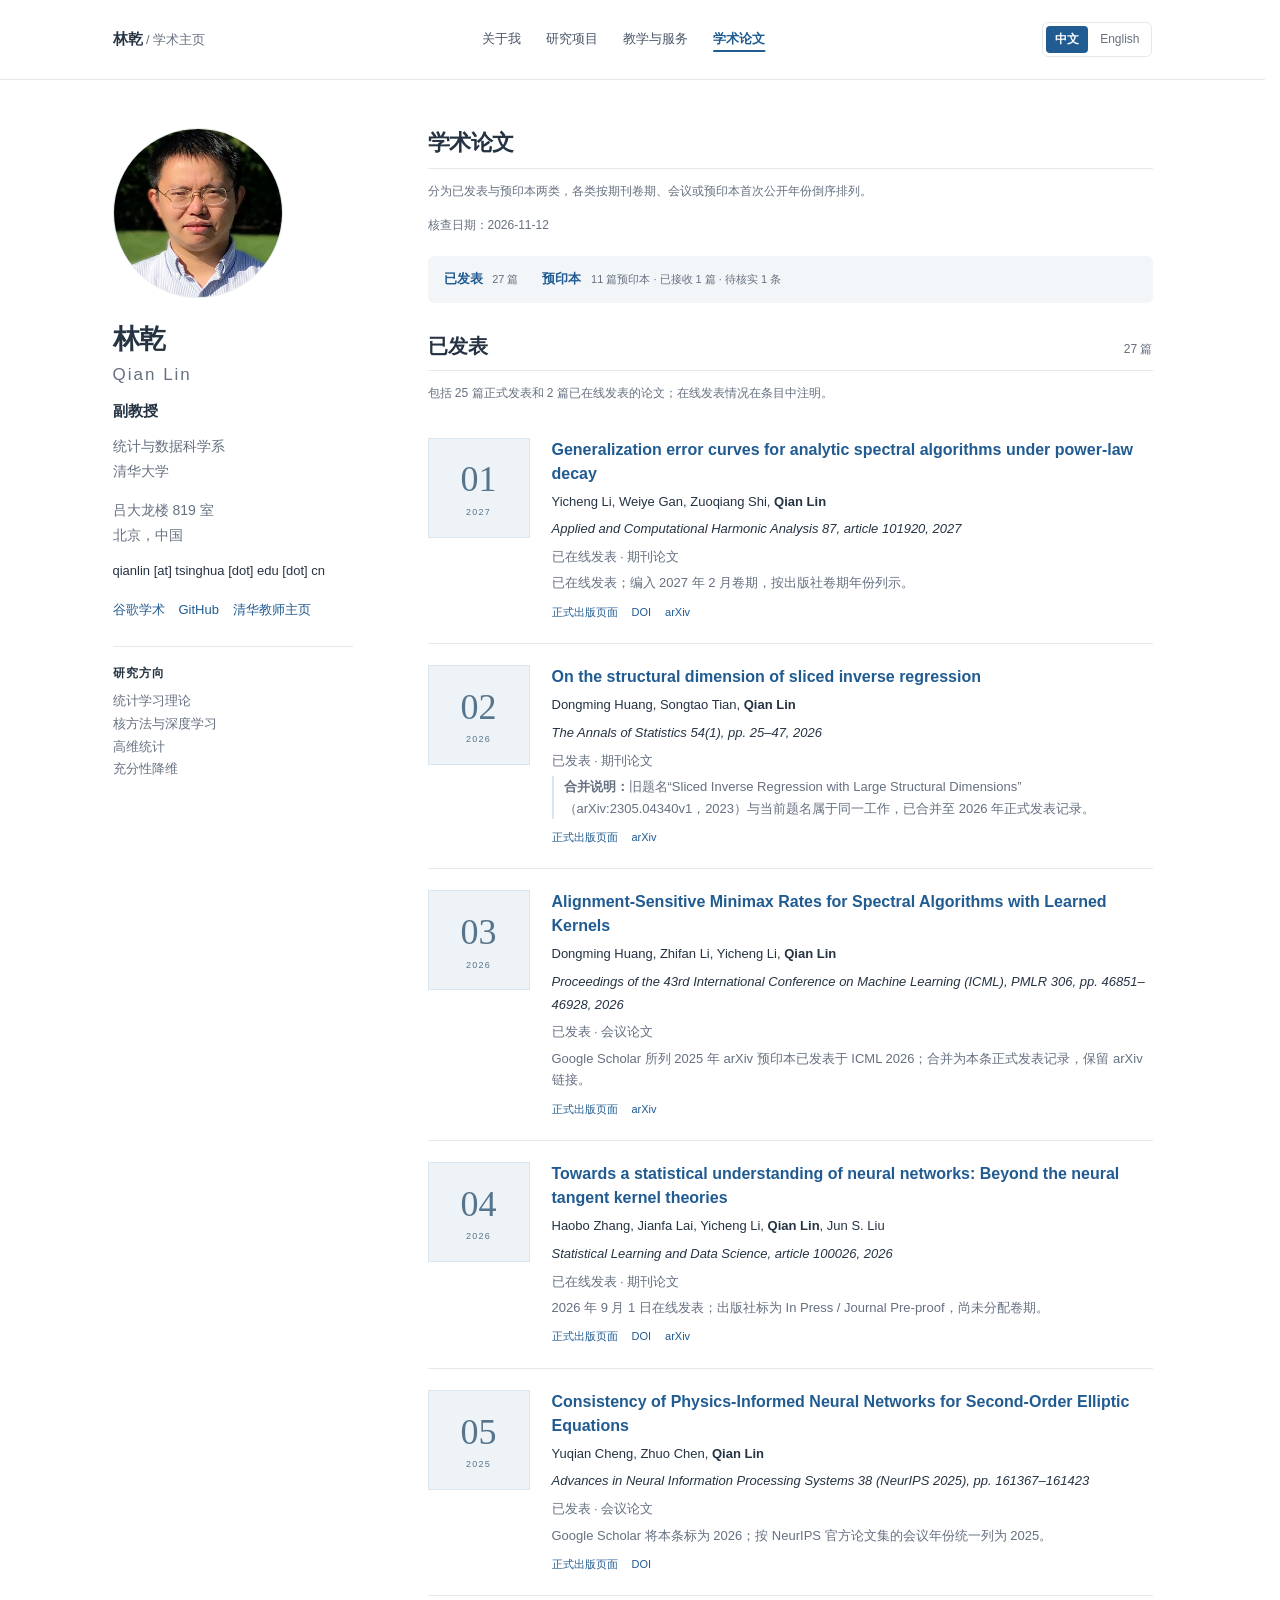
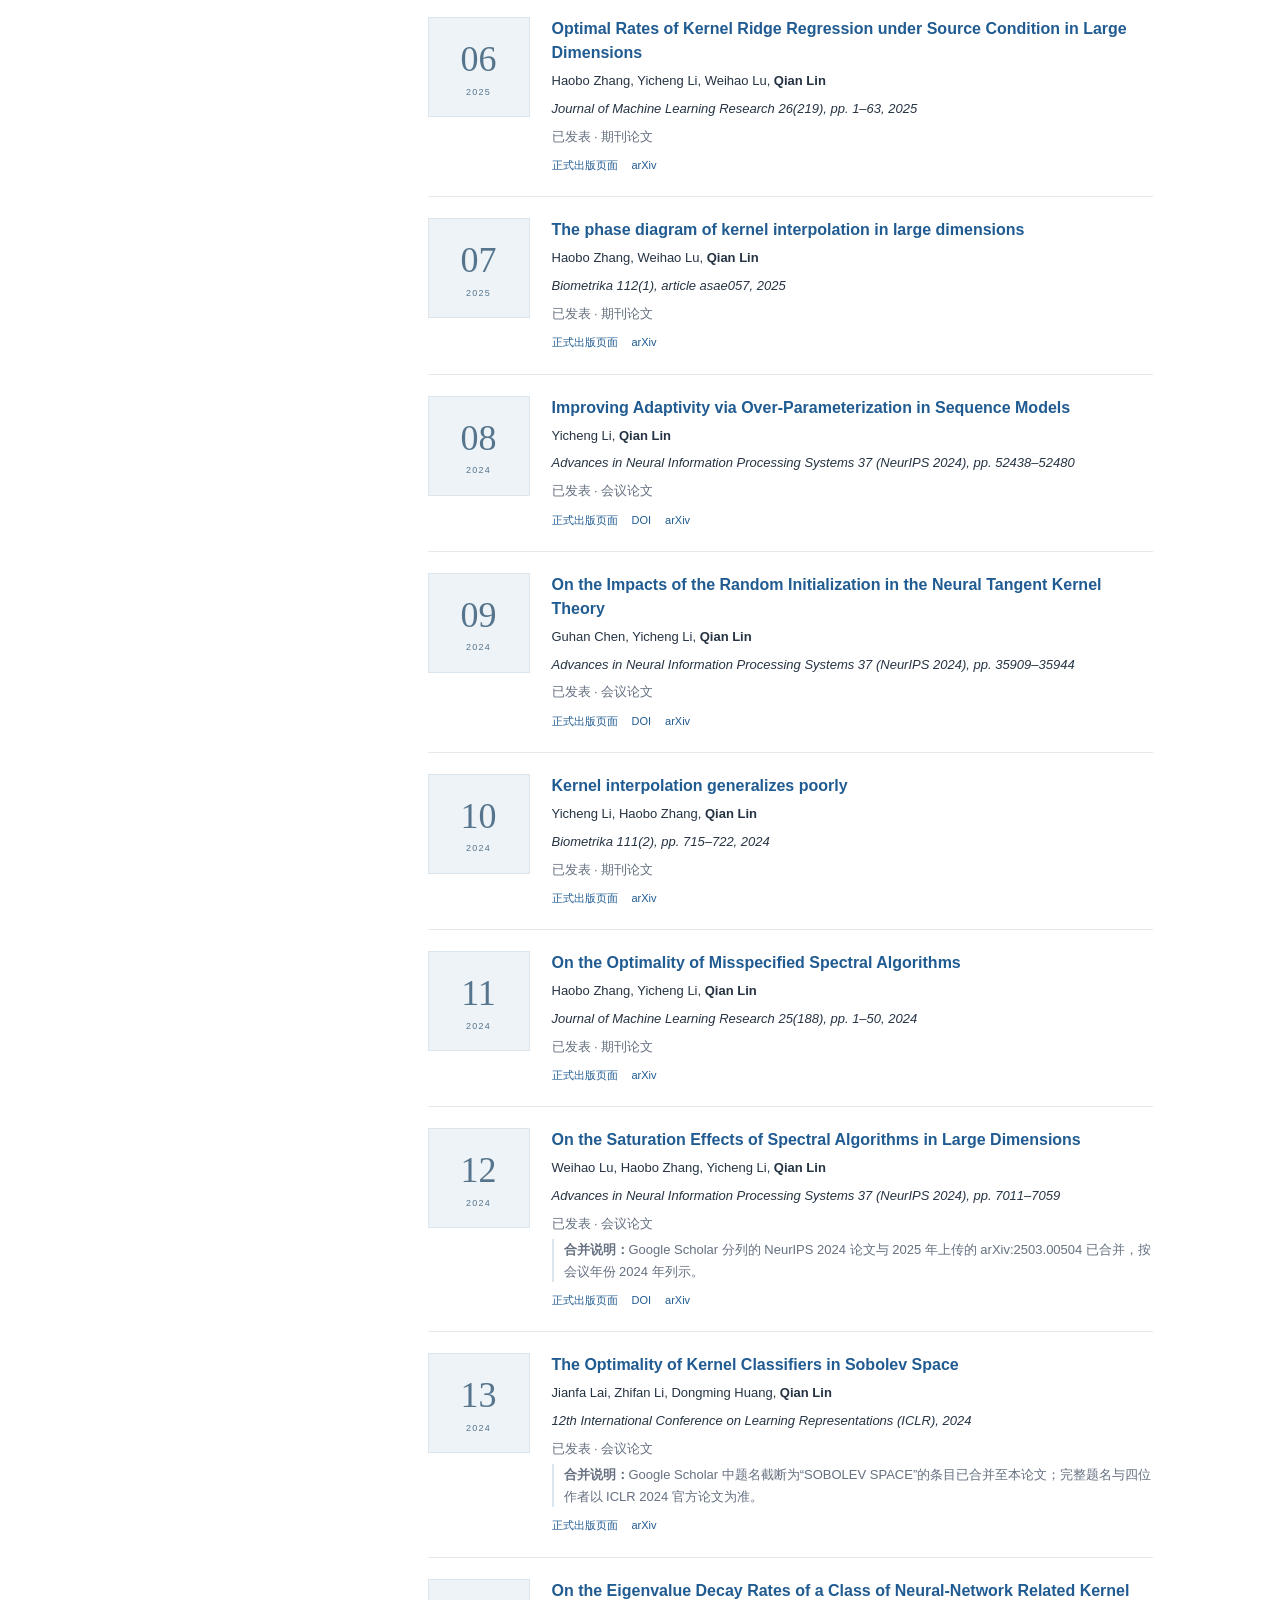
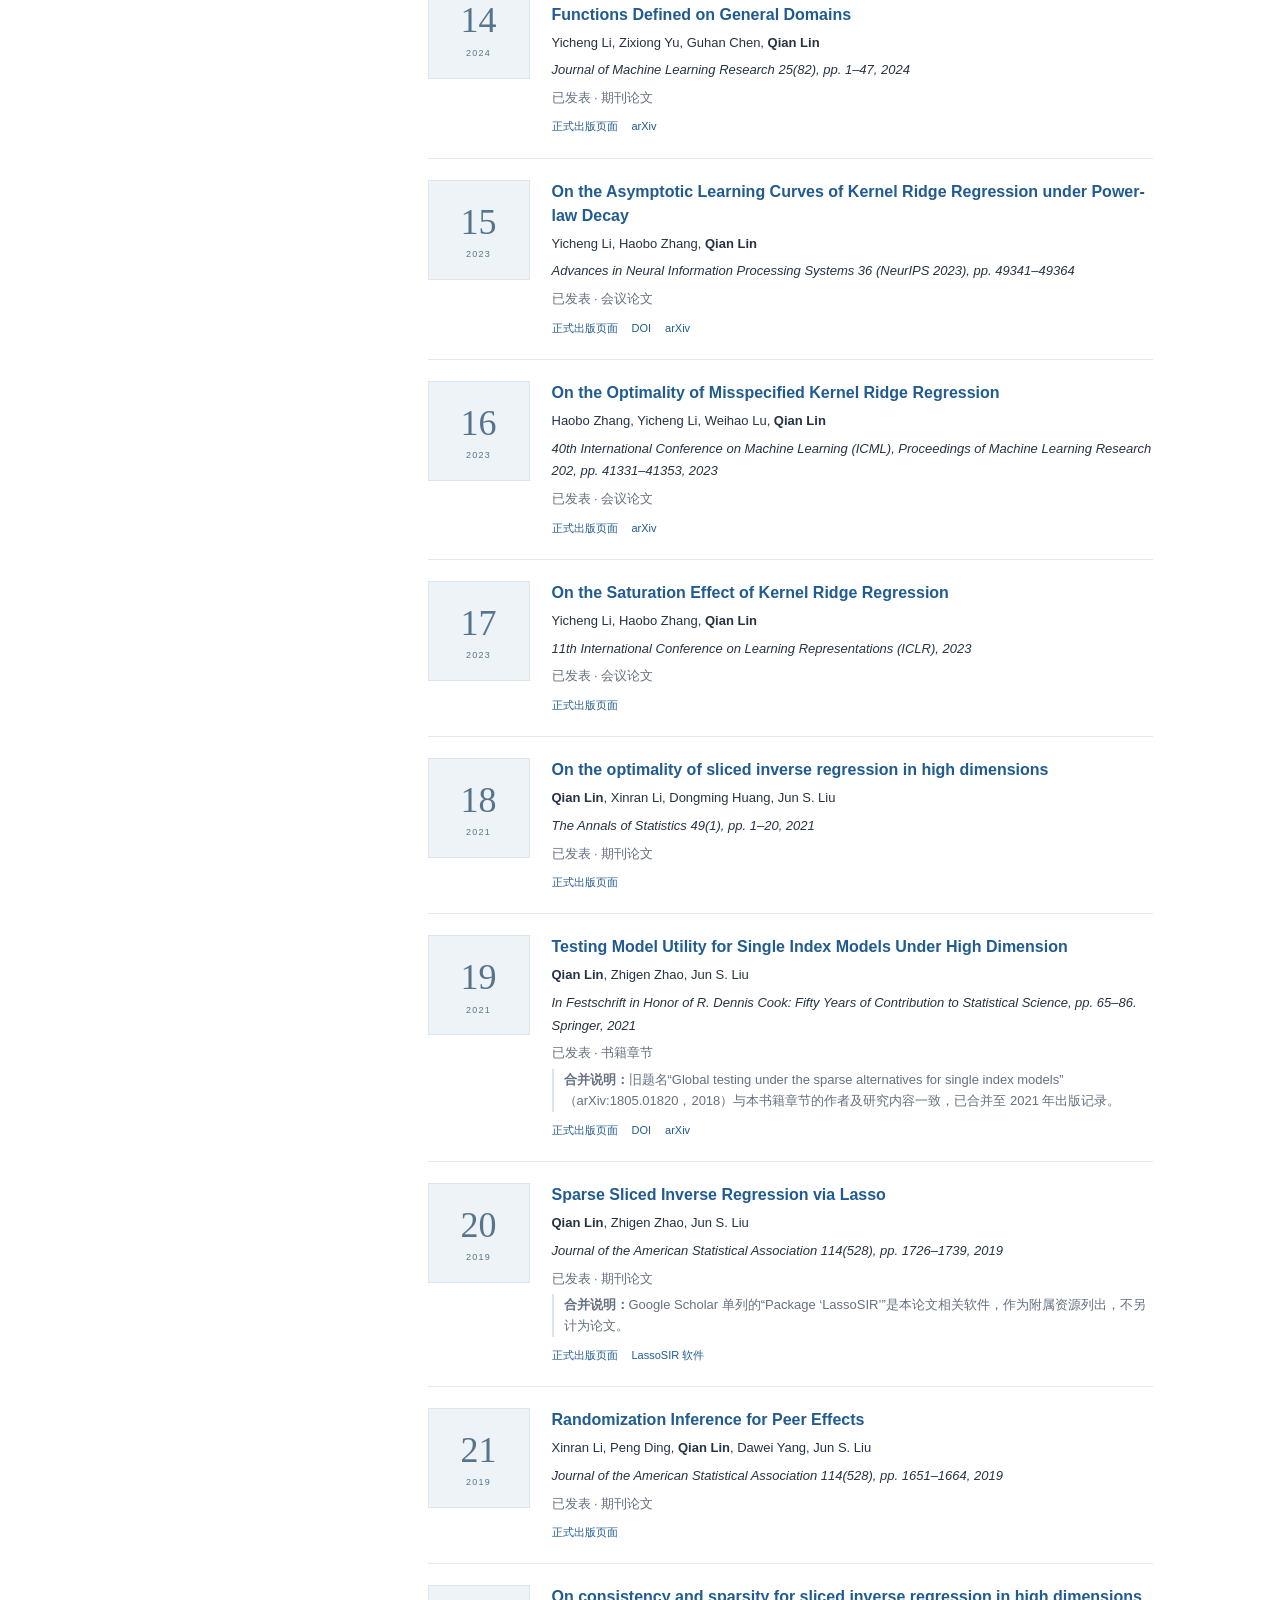
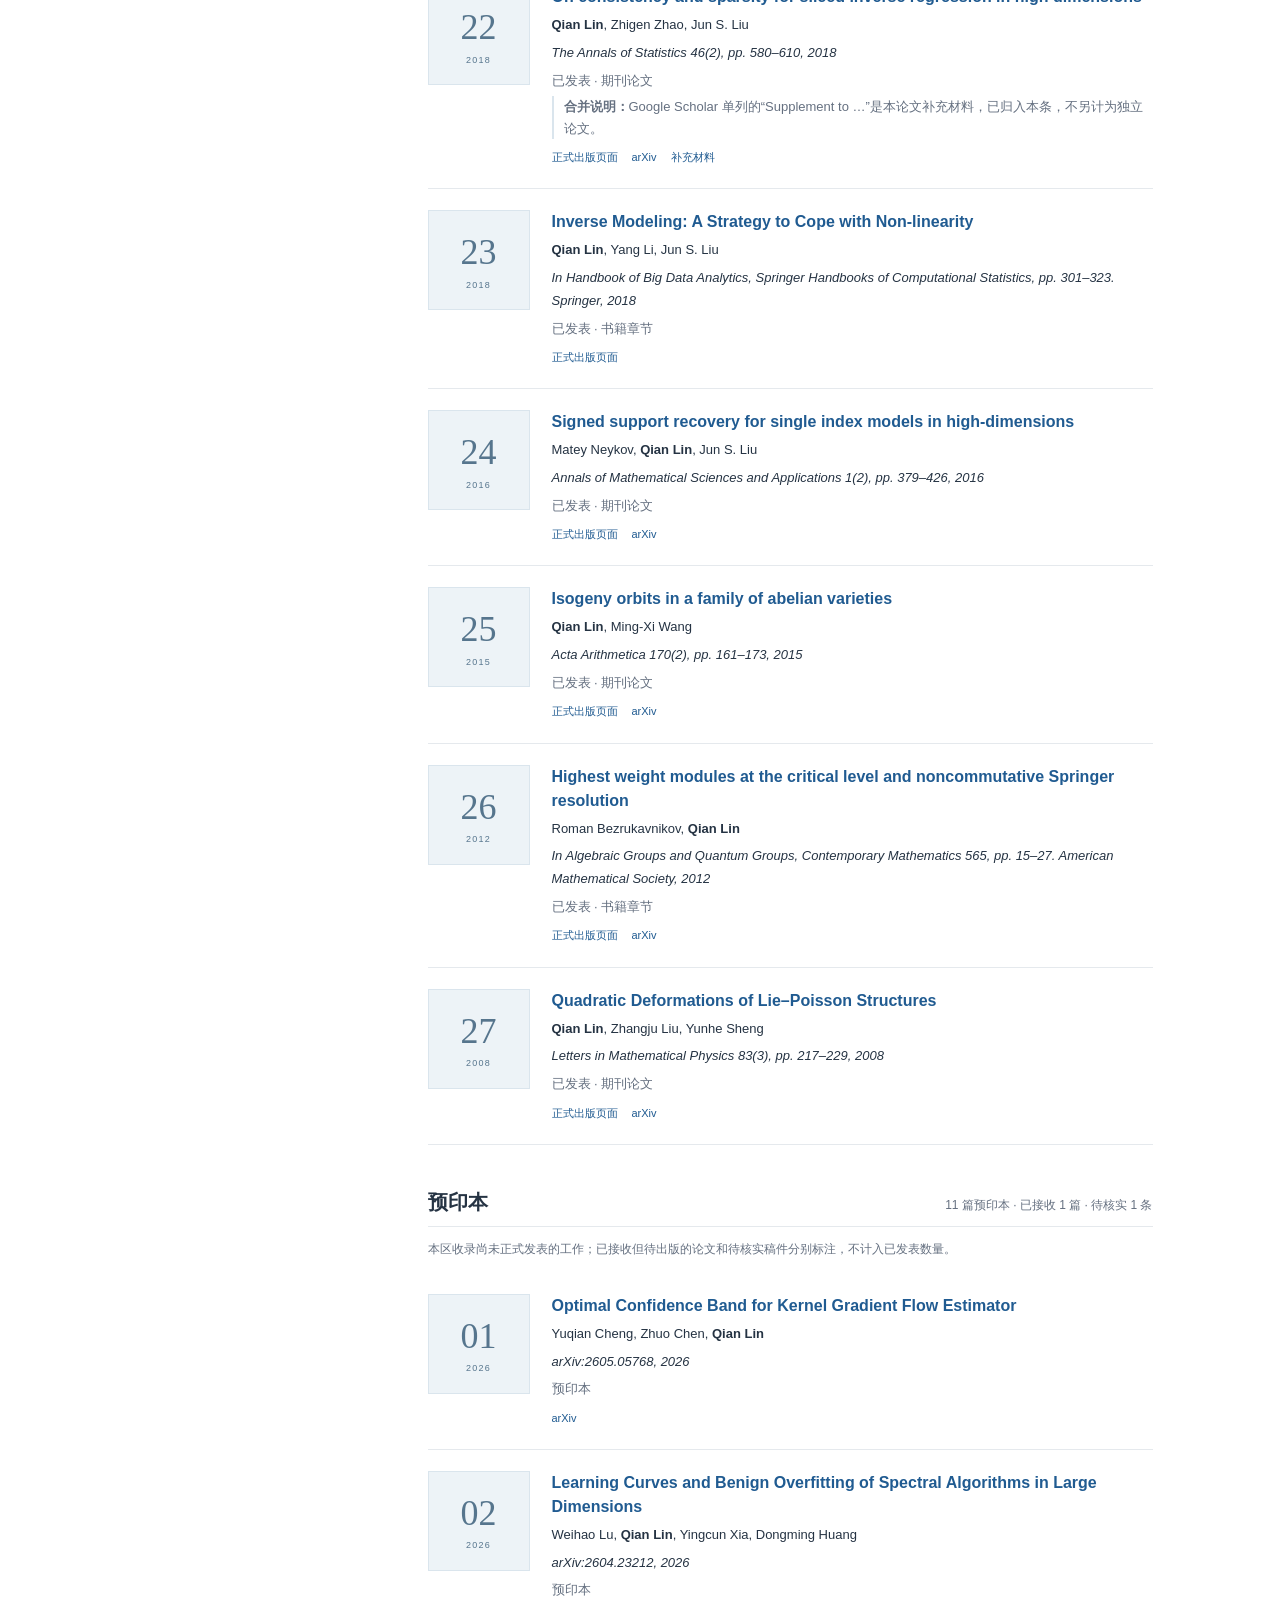
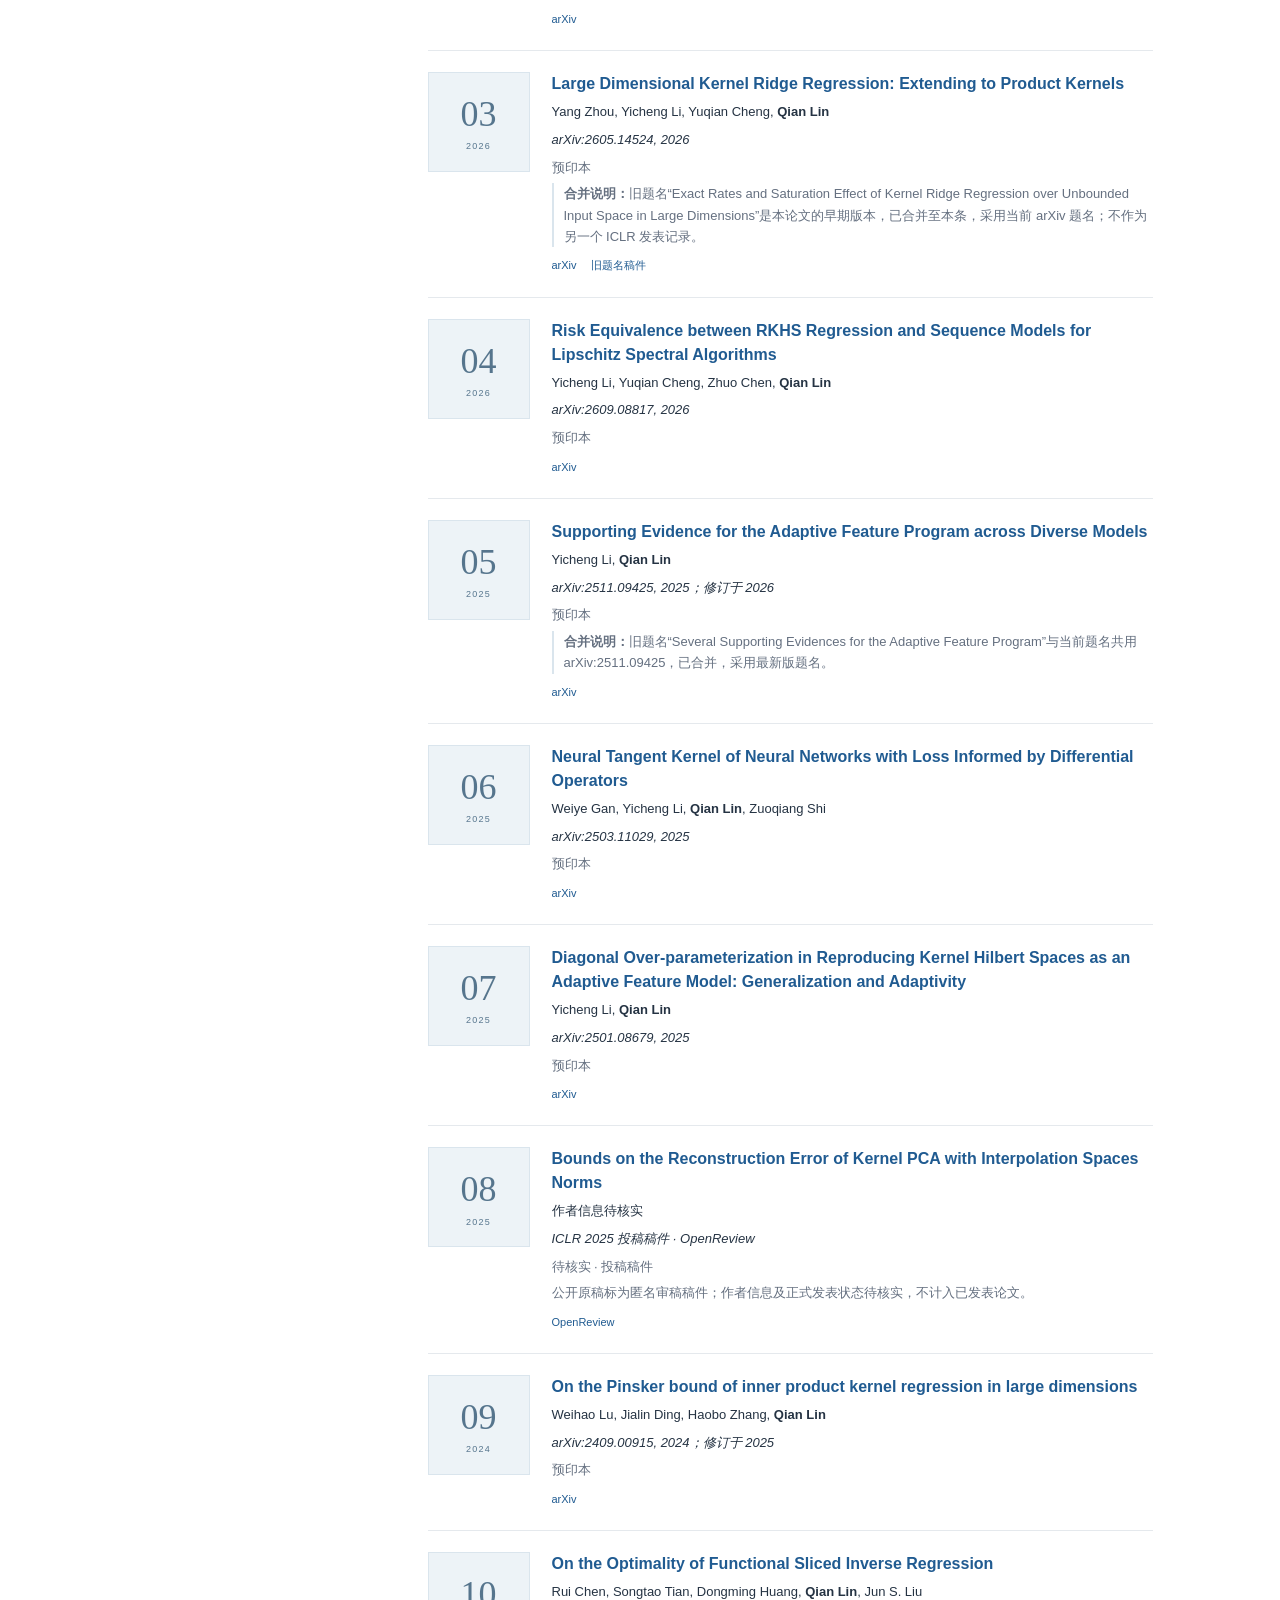
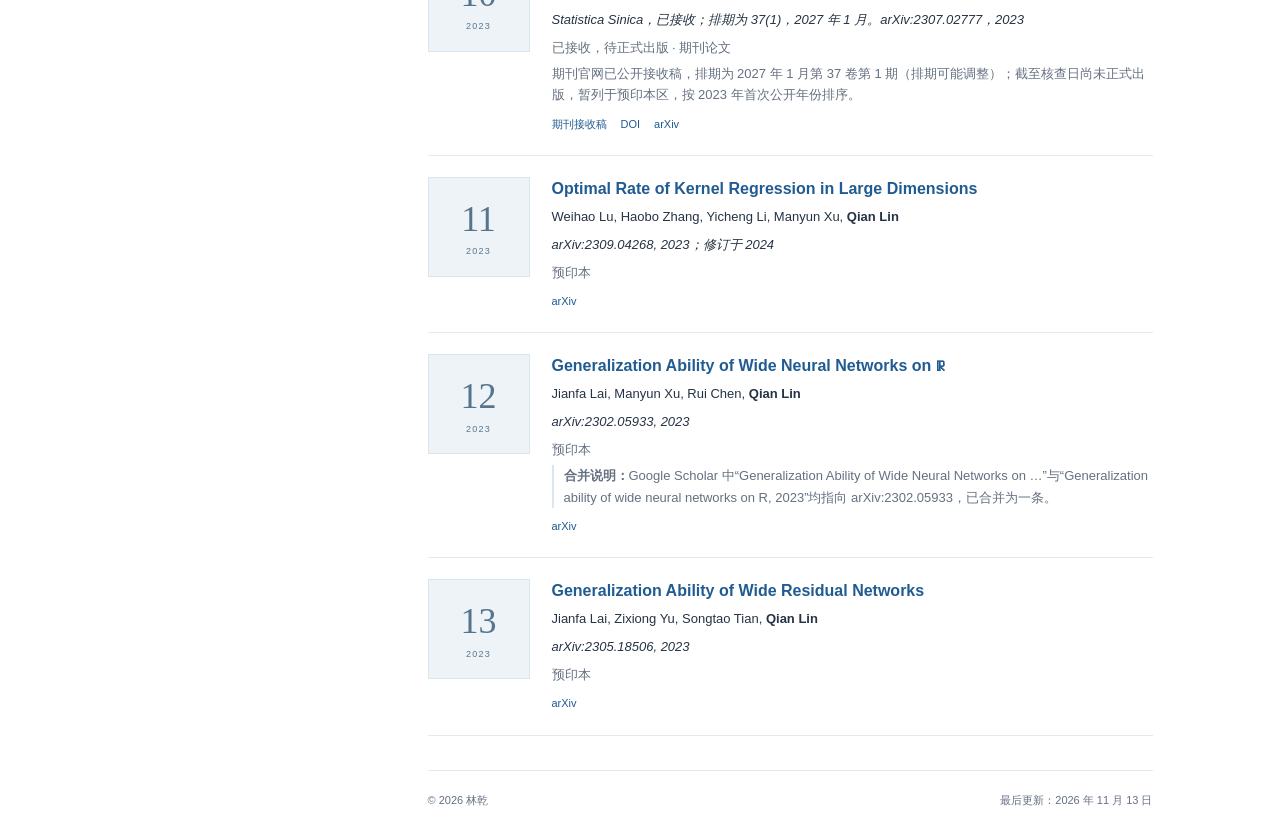
<file: publications.zh.html>
<!DOCTYPE html>
<html lang="zh-CN">
<head>
  <meta charset="utf-8">
  <meta name="viewport" content="width=device-width, initial-scale=1">
  <title>学术论文 | 林乾</title>
  <meta name="description" content="清华大学林乾的已发表论文与预印本，涵盖统计学习、核方法、深度学习和高维统计，按年份整理并注明出版信息与版本合并关系。">
  <link rel="icon" href="assets/favicon.svg" type="image/svg+xml">
  <link rel="stylesheet" href="style.css">
  <link rel="alternate" hreflang="en" href="publications.html">
  <link rel="alternate" hreflang="zh-CN" href="publications.zh.html">
</head>
<body>
  <a class="skip-link" href="#main">跳转到正文</a>
  <header class="site-header">
    <div class="header-inner">
      <a class="wordmark" href="index.zh.html">林乾<span> / 学术主页</span></a>
      <nav aria-label="主导航">
        <a href="index.zh.html">关于我</a><a href="projects.zh.html">研究项目</a><a href="teaching.zh.html">教学与服务</a><a href="publications.zh.html" aria-current="page">学术论文</a>
      </nav>
      <div class="language-switch" role="group" aria-label="Language / 语言">
        <a href="publications.zh.html" lang="zh-CN" hreflang="zh-CN" aria-current="true" aria-label="切换到中文">中文</a>
        <a href="publications.html" lang="en" hreflang="en" aria-label="Switch to English">English</a>
      </div>
    </div>
  </header>

  <div class="layout">
    <aside class="profile" aria-label="个人信息">
      <!-- 照片与任职信息来自清华大学教师主页，来源记录见 README.md。 -->
      <img class="portrait portrait-photo" src="assets/qian-lin.jpg" alt="林乾" width="320" height="400">
      <h1>林乾 <span class="chinese-name" lang="en">Qian Lin</span></h1>
      <p class="position">副教授</p>
      <p class="affiliation">统计与数据科学系<br>清华大学</p>
      <p class="location">吕大龙楼 819 室<br>北京，中国</p>
      <span class="email" id="contact-email">qianlin [at] tsinghua [dot] edu [dot] cn</span>
      <div class="profile-links" aria-label="个人资料链接">
        <a href="https://scholar.google.com/citations?user=kHPrqdgAAAAJ&amp;hl=en">谷歌学术</a>
        <a href="https://github.com/qianlinpage">GitHub</a>
        <a href="https://www.stat.tsinghua.edu.cn/info/1023/2413.htm">清华教师主页</a>
      </div>
      <div class="research-topics">
        <h2>研究方向</h2>
        <ul><li>统计学习理论</li><li>核方法与深度学习</li><li>高维统计</li><li>充分性降维</li></ul>
      </div>
    </aside>

    <main id="main">
      <section id="publications">
      <div class="section-heading"><h2>学术论文</h2></div>
      <p class="section-intro">分为已发表与预印本两类，各类按期刊卷期、会议或预印本首次公开年份倒序排列。</p>
      <!-- <p class="section-intro">已核对 <a href="https://scholar.google.com/citations?user=kHPrqdgAAAAJ&amp;hl=en">Google Scholar</a> 清单中的 47 条记录：7 组重复已合并，补充材料与软件归入相关论文。具体合并关系见各条说明。</p> -->
      <p class="section-intro">核查日期：2026-11-12</p>
      <nav class="publication-nav" aria-label="论文分类">
        <a href="#published-papers">已发表 <span>27 篇</span></a>
          <a href="#preprints">预印本 <span>11 篇预印本 · 已接收 1 篇 · 待核实 1 条</span></a>
      </nav>
      <div class="publication-group" id="published-papers" role="region" aria-labelledby="published-papers-heading">
        <div class="publication-group-heading"><h3 id="published-papers-heading">已发表</h3><span>27 篇</span></div>
        <p class="section-intro">包括 25 篇正式发表和 2 篇已在线发表的论文；在线发表情况在条目中注明。</p>
          <article class="publication" id="paper-17" data-publication-id="17" data-year="2027" data-status="online">
            <div class="paper-mark" aria-hidden="true"><span>01</span>2027</div>
            <div class="paper-content">
              <h4>Generalization error curves for analytic spectral algorithms under power-law decay</h4>
              <p class="authors">Yicheng Li, Weiye Gan, Zuoqiang Shi, <strong>Qian Lin</strong></p>
              <p class="venue">Applied and Computational Harmonic Analysis 87, article 101920, 2027</p>
              <p class="paper-summary">已在线发表 · 期刊论文</p>
              <p class="paper-summary">已在线发表；编入 2027 年 2 月卷期，按出版社卷期年份列示。</p>
              <div class="paper-links"><a href="https://www.sciencedirect.com/science/article/pii/S1063520326000680">正式出版页面</a> <a href="https://doi.org/10.1016/j.acha.2026.101920">DOI</a> <a href="https://arxiv.org/abs/2401.01599">arXiv</a></div>
            </div>
          </article>
          <article class="publication" id="paper-24" data-publication-id="24" data-year="2026" data-status="published">
            <div class="paper-mark" aria-hidden="true"><span>02</span>2026</div>
            <div class="paper-content">
              <h4>On the structural dimension of sliced inverse regression</h4>
              <p class="authors">Dongming Huang, Songtao Tian, <strong>Qian Lin</strong></p>
              <p class="venue">The Annals of Statistics 54(1), pp. 25–47, 2026</p>
              <p class="paper-summary">已发表 · 期刊论文</p>
              <p class="paper-summary merge-note"><strong>合并说明：</strong>旧题名“Sliced Inverse Regression with Large Structural Dimensions”（arXiv:2305.04340v1，2023）与当前题名属于同一工作，已合并至 2026 年正式发表记录。</p>
              <div class="paper-links"><a href="https://doi.org/10.1214/25-AOS2505">正式出版页面</a> <a href="https://arxiv.org/abs/2305.04340">arXiv</a></div>
            </div>
          </article>
          <article class="publication" id="paper-39" data-publication-id="39" data-year="2026" data-status="published">
            <div class="paper-mark" aria-hidden="true"><span>03</span>2026</div>
            <div class="paper-content">
              <h4>Alignment-Sensitive Minimax Rates for Spectral Algorithms with Learned Kernels</h4>
              <p class="authors">Dongming Huang, Zhifan Li, Yicheng Li, <strong>Qian Lin</strong></p>
              <p class="venue">Proceedings of the 43rd International Conference on Machine Learning (ICML), PMLR 306, pp. 46851–46928, 2026</p>
              <p class="paper-summary">已发表 · 会议论文</p>
              <p class="paper-summary">Google Scholar 所列 2025 年 arXiv 预印本已发表于 ICML 2026；合并为本条正式发表记录，保留 arXiv 链接。</p>
              <div class="paper-links"><a href="https://proceedings.mlr.press/v306/huang26w.html">正式出版页面</a> <a href="https://arxiv.org/abs/2509.20294">arXiv</a></div>
            </div>
          </article>
          <article class="publication" id="paper-13" data-publication-id="13" data-year="2026" data-status="online">
            <div class="paper-mark" aria-hidden="true"><span>04</span>2026</div>
            <div class="paper-content">
              <h4>Towards a statistical understanding of neural networks: Beyond the neural tangent kernel theories</h4>
              <p class="authors">Haobo Zhang, Jianfa Lai, Yicheng Li, <strong>Qian Lin</strong>, Jun S. Liu</p>
              <p class="venue">Statistical Learning and Data Science, article 100026, 2026</p>
              <p class="paper-summary">已在线发表 · 期刊论文</p>
              <p class="paper-summary">2026 年 9 月 1 日在线发表；出版社标为 In Press / Journal Pre-proof，尚未分配卷期。</p>
              <div class="paper-links"><a href="https://www.sciencedirect.com/science/article/pii/S3051390126000267">正式出版页面</a> <a href="https://doi.org/10.1016/j.slads.2026.100026">DOI</a> <a href="https://arxiv.org/abs/2412.18756">arXiv</a></div>
            </div>
          </article>
          <article class="publication" id="paper-3" data-publication-id="3" data-year="2025" data-status="published">
            <div class="paper-mark" aria-hidden="true"><span>05</span>2025</div>
            <div class="paper-content">
              <h4>Consistency of Physics-Informed Neural Networks for Second-Order Elliptic Equations</h4>
              <p class="authors">Yuqian Cheng, Zhuo Chen, <strong>Qian Lin</strong></p>
              <p class="venue">Advances in Neural Information Processing Systems 38 (NeurIPS 2025), pp. 161367–161423</p>
              <p class="paper-summary">已发表 · 会议论文</p>
              <p class="paper-summary">Google Scholar 将本条标为 2026；按 NeurIPS 官方论文集的会议年份统一列为 2025。</p>
              <div class="paper-links"><a href="https://proceedings.neurips.cc/paper_files/paper/2025/hash/ec2833cda146c277cdaa39066764f25c-Abstract-Conference.html">正式出版页面</a> <a href="https://doi.org/10.52202/085713-5389">DOI</a></div>
            </div>
          </article>
          <article class="publication" id="paper-7" data-publication-id="7" data-year="2025" data-status="published">
            <div class="paper-mark" aria-hidden="true"><span>06</span>2025</div>
            <div class="paper-content">
              <h4>Optimal Rates of Kernel Ridge Regression under Source Condition in Large Dimensions</h4>
              <p class="authors">Haobo Zhang, Yicheng Li, Weihao Lu, <strong>Qian Lin</strong></p>
              <p class="venue">Journal of Machine Learning Research 26(219), pp. 1–63, 2025</p>
              <p class="paper-summary">已发表 · 期刊论文</p>
              <div class="paper-links"><a href="https://www.jmlr.org/papers/v26/23-1679.html">正式出版页面</a> <a href="https://arxiv.org/abs/2401.01270">arXiv</a></div>
            </div>
          </article>
          <article class="publication" id="paper-12" data-publication-id="12" data-year="2025" data-status="published">
            <div class="paper-mark" aria-hidden="true"><span>07</span>2025</div>
            <div class="paper-content">
              <h4>The phase diagram of kernel interpolation in large dimensions</h4>
              <p class="authors">Haobo Zhang, Weihao Lu, <strong>Qian Lin</strong></p>
              <p class="venue">Biometrika 112(1), article asae057, 2025</p>
              <p class="paper-summary">已发表 · 期刊论文</p>
              <div class="paper-links"><a href="https://doi.org/10.1093/biomet/asae057">正式出版页面</a> <a href="https://arxiv.org/abs/2404.12597">arXiv</a></div>
            </div>
          </article>
          <article class="publication" id="paper-8" data-publication-id="8" data-year="2024" data-status="published">
            <div class="paper-mark" aria-hidden="true"><span>08</span>2024</div>
            <div class="paper-content">
              <h4>Improving Adaptivity via Over-Parameterization in Sequence Models</h4>
              <p class="authors">Yicheng Li, <strong>Qian Lin</strong></p>
              <p class="venue">Advances in Neural Information Processing Systems 37 (NeurIPS 2024), pp. 52438–52480</p>
              <p class="paper-summary">已发表 · 会议论文</p>
              <div class="paper-links"><a href="https://proceedings.neurips.cc/paper_files/paper/2024/hash/5df5b1f121c915d8bdd00db6aac20827-Abstract-Conference.html">正式出版页面</a> <a href="https://doi.org/10.52202/079017-1662">DOI</a> <a href="https://arxiv.org/abs/2409.00894">arXiv</a></div>
            </div>
          </article>
          <article class="publication" id="paper-9" data-publication-id="9" data-year="2024" data-status="published">
            <div class="paper-mark" aria-hidden="true"><span>09</span>2024</div>
            <div class="paper-content">
              <h4>On the Impacts of the Random Initialization in the Neural Tangent Kernel Theory</h4>
              <p class="authors">Guhan Chen, Yicheng Li, <strong>Qian Lin</strong></p>
              <p class="venue">Advances in Neural Information Processing Systems 37 (NeurIPS 2024), pp. 35909–35944</p>
              <p class="paper-summary">已发表 · 会议论文</p>
              <div class="paper-links"><a href="https://proceedings.neurips.cc/paper_files/paper/2024/hash/3f0c8c5dc6b16e601b78e164a70d68a2-Abstract-Conference.html">正式出版页面</a> <a href="https://doi.org/10.52202/079017-1132">DOI</a> <a href="https://arxiv.org/abs/2410.05626">arXiv</a></div>
            </div>
          </article>
          <article class="publication" id="paper-10" data-publication-id="10" data-year="2024" data-status="published">
            <div class="paper-mark" aria-hidden="true"><span>10</span>2024</div>
            <div class="paper-content">
              <h4>Kernel interpolation generalizes poorly</h4>
              <p class="authors">Yicheng Li, Haobo Zhang, <strong>Qian Lin</strong></p>
              <p class="venue">Biometrika 111(2), pp. 715–722, 2024</p>
              <p class="paper-summary">已发表 · 期刊论文</p>
              <div class="paper-links"><a href="https://doi.org/10.1093/biomet/asad048">正式出版页面</a> <a href="https://arxiv.org/abs/2303.15809">arXiv</a></div>
            </div>
          </article>
          <article class="publication" id="paper-11" data-publication-id="11" data-year="2024" data-status="published">
            <div class="paper-mark" aria-hidden="true"><span>11</span>2024</div>
            <div class="paper-content">
              <h4>On the Optimality of Misspecified Spectral Algorithms</h4>
              <p class="authors">Haobo Zhang, Yicheng Li, <strong>Qian Lin</strong></p>
              <p class="venue">Journal of Machine Learning Research 25(188), pp. 1–50, 2024</p>
              <p class="paper-summary">已发表 · 期刊论文</p>
              <div class="paper-links"><a href="https://www.jmlr.org/papers/v25/23-0383.html">正式出版页面</a> <a href="https://arxiv.org/abs/2303.14942">arXiv</a></div>
            </div>
          </article>
          <article class="publication" id="paper-14" data-publication-id="14" data-year="2024" data-status="published">
            <div class="paper-mark" aria-hidden="true"><span>12</span>2024</div>
            <div class="paper-content">
              <h4>On the Saturation Effects of Spectral Algorithms in Large Dimensions</h4>
              <p class="authors">Weihao Lu, Haobo Zhang, Yicheng Li, <strong>Qian Lin</strong></p>
              <p class="venue">Advances in Neural Information Processing Systems 37 (NeurIPS 2024), pp. 7011–7059</p>
              <p class="paper-summary">已发表 · 会议论文</p>
              <p class="paper-summary merge-note"><strong>合并说明：</strong>Google Scholar 分列的 NeurIPS 2024 论文与 2025 年上传的 arXiv:2503.00504 已合并，按会议年份 2024 年列示。</p>
              <div class="paper-links"><a href="https://proceedings.neurips.cc/paper_files/paper/2024/hash/0d3496dd0cec77a999c98d35003203ca-Abstract-Conference.html">正式出版页面</a> <a href="https://doi.org/10.52202/079017-0225">DOI</a> <a href="https://arxiv.org/abs/2503.00504">arXiv</a></div>
            </div>
          </article>
          <article class="publication" id="paper-16" data-publication-id="16" data-year="2024" data-status="published">
            <div class="paper-mark" aria-hidden="true"><span>13</span>2024</div>
            <div class="paper-content">
              <h4>The Optimality of Kernel Classifiers in Sobolev Space</h4>
              <p class="authors">Jianfa Lai, Zhifan Li, Dongming Huang, <strong>Qian Lin</strong></p>
              <p class="venue">12th International Conference on Learning Representations (ICLR), 2024</p>
              <p class="paper-summary">已发表 · 会议论文</p>
              <p class="paper-summary merge-note"><strong>合并说明：</strong>Google Scholar 中题名截断为“SOBOLEV SPACE”的条目已合并至本论文；完整题名与四位作者以 ICLR 2024 官方论文为准。</p>
              <div class="paper-links"><a href="https://proceedings.iclr.cc/paper_files/paper/2024/file/387f59fa721b25b9f80c5ad7825cd0dd-Paper-Conference.pdf">正式出版页面</a> <a href="https://arxiv.org/abs/2402.01148">arXiv</a></div>
            </div>
          </article>
          <article class="publication" id="paper-18" data-publication-id="18" data-year="2024" data-status="published">
            <div class="paper-mark" aria-hidden="true"><span>14</span>2024</div>
            <div class="paper-content">
              <h4>On the Eigenvalue Decay Rates of a Class of Neural-Network Related Kernel Functions Defined on General Domains</h4>
              <p class="authors">Yicheng Li, Zixiong Yu, Guhan Chen, <strong>Qian Lin</strong></p>
              <p class="venue">Journal of Machine Learning Research 25(82), pp. 1–47, 2024</p>
              <p class="paper-summary">已发表 · 期刊论文</p>
              <div class="paper-links"><a href="https://www.jmlr.org/papers/v25/23-0866.html">正式出版页面</a> <a href="https://arxiv.org/abs/2305.02657">arXiv</a></div>
            </div>
          </article>
          <article class="publication" id="paper-19" data-publication-id="19" data-year="2023" data-status="published">
            <div class="paper-mark" aria-hidden="true"><span>15</span>2023</div>
            <div class="paper-content">
              <h4>On the Asymptotic Learning Curves of Kernel Ridge Regression under Power-law Decay</h4>
              <p class="authors">Yicheng Li, Haobo Zhang, <strong>Qian Lin</strong></p>
              <p class="venue">Advances in Neural Information Processing Systems 36 (NeurIPS 2023), pp. 49341–49364</p>
              <p class="paper-summary">已发表 · 会议论文</p>
              <div class="paper-links"><a href="https://proceedings.neurips.cc/paper_files/paper/2023/hash/9adc8ada9183f4b9a007a02773fd8114-Abstract-Conference.html">正式出版页面</a> <a href="https://doi.org/10.52202/075280-2147">DOI</a> <a href="https://arxiv.org/abs/2309.13337">arXiv</a></div>
            </div>
          </article>
          <article class="publication" id="paper-21" data-publication-id="21" data-year="2023" data-status="published">
            <div class="paper-mark" aria-hidden="true"><span>16</span>2023</div>
            <div class="paper-content">
              <h4>On the Optimality of Misspecified Kernel Ridge Regression</h4>
              <p class="authors">Haobo Zhang, Yicheng Li, Weihao Lu, <strong>Qian Lin</strong></p>
              <p class="venue">40th International Conference on Machine Learning (ICML), Proceedings of Machine Learning Research 202, pp. 41331–41353, 2023</p>
              <p class="paper-summary">已发表 · 会议论文</p>
              <div class="paper-links"><a href="https://proceedings.mlr.press/v202/zhang23x.html">正式出版页面</a> <a href="https://arxiv.org/abs/2305.07241">arXiv</a></div>
            </div>
          </article>
          <article class="publication" id="paper-22" data-publication-id="22" data-year="2023" data-status="published">
            <div class="paper-mark" aria-hidden="true"><span>17</span>2023</div>
            <div class="paper-content">
              <h4>On the Saturation Effect of Kernel Ridge Regression</h4>
              <p class="authors">Yicheng Li, Haobo Zhang, <strong>Qian Lin</strong></p>
              <p class="venue">11th International Conference on Learning Representations (ICLR), 2023</p>
              <p class="paper-summary">已发表 · 会议论文</p>
              <div class="paper-links"><a href="https://iclr.cc/virtual/2023/poster/11902">正式出版页面</a></div>
            </div>
          </article>
          <article class="publication" id="paper-25" data-publication-id="25" data-year="2021" data-status="published">
            <div class="paper-mark" aria-hidden="true"><span>18</span>2021</div>
            <div class="paper-content">
              <h4>On the optimality of sliced inverse regression in high dimensions</h4>
              <p class="authors"><strong>Qian Lin</strong>, Xinran Li, Dongming Huang, Jun S. Liu</p>
              <p class="venue">The Annals of Statistics 49(1), pp. 1–20, 2021</p>
              <p class="paper-summary">已发表 · 期刊论文</p>
              <div class="paper-links"><a href="https://doi.org/10.1214/19-AOS1813">正式出版页面</a></div>
            </div>
          </article>
          <article class="publication" id="paper-26" data-publication-id="26" data-year="2021" data-status="published">
            <div class="paper-mark" aria-hidden="true"><span>19</span>2021</div>
            <div class="paper-content">
              <h4>Testing Model Utility for Single Index Models Under High Dimension</h4>
              <p class="authors"><strong>Qian Lin</strong>, Zhigen Zhao, Jun S. Liu</p>
              <p class="venue">In Festschrift in Honor of R. Dennis Cook: Fifty Years of Contribution to Statistical Science, pp. 65–86. Springer, 2021</p>
              <p class="paper-summary">已发表 · 书籍章节</p>
              <p class="paper-summary merge-note"><strong>合并说明：</strong>旧题名“Global testing under the sparse alternatives for single index models”（arXiv:1805.01820，2018）与本书籍章节的作者及研究内容一致，已合并至 2021 年出版记录。</p>
              <div class="paper-links"><a href="https://link.springer.com/chapter/10.1007/978-3-030-69009-0_4">正式出版页面</a> <a href="https://doi.org/10.1007/978-3-030-69009-0_4">DOI</a> <a href="https://arxiv.org/abs/1805.01820">arXiv</a></div>
            </div>
          </article>
          <article class="publication" id="paper-27" data-publication-id="27" data-year="2019" data-status="published">
            <div class="paper-mark" aria-hidden="true"><span>20</span>2019</div>
            <div class="paper-content">
              <h4>Sparse Sliced Inverse Regression via Lasso</h4>
              <p class="authors"><strong>Qian Lin</strong>, Zhigen Zhao, Jun S. Liu</p>
              <p class="venue">Journal of the American Statistical Association 114(528), pp. 1726–1739, 2019</p>
              <p class="paper-summary">已发表 · 期刊论文</p>
              <p class="paper-summary merge-note"><strong>合并说明：</strong>Google Scholar 单列的“Package ‘LassoSIR’”是本论文相关软件，作为附属资源列出，不另计为论文。</p>
              <div class="paper-links"><a href="https://doi.org/10.1080/01621459.2018.1520115">正式出版页面</a> <a href="https://cran.r-project.org/web/packages/LassoSIR/index.html">LassoSIR 软件</a></div>
            </div>
          </article>
          <article class="publication" id="paper-28" data-publication-id="28" data-year="2019" data-status="published">
            <div class="paper-mark" aria-hidden="true"><span>21</span>2019</div>
            <div class="paper-content">
              <h4>Randomization Inference for Peer Effects</h4>
              <p class="authors">Xinran Li, Peng Ding, <strong>Qian Lin</strong>, Dawei Yang, Jun S. Liu</p>
              <p class="venue">Journal of the American Statistical Association 114(528), pp. 1651–1664, 2019</p>
              <p class="paper-summary">已发表 · 期刊论文</p>
              <div class="paper-links"><a href="https://doi.org/10.1080/01621459.2018.1512863">正式出版页面</a></div>
            </div>
          </article>
          <article class="publication" id="paper-29" data-publication-id="29" data-year="2018" data-status="published">
            <div class="paper-mark" aria-hidden="true"><span>22</span>2018</div>
            <div class="paper-content">
              <h4>On consistency and sparsity for sliced inverse regression in high dimensions</h4>
              <p class="authors"><strong>Qian Lin</strong>, Zhigen Zhao, Jun S. Liu</p>
              <p class="venue">The Annals of Statistics 46(2), pp. 580–610, 2018</p>
              <p class="paper-summary">已发表 · 期刊论文</p>
              <p class="paper-summary merge-note"><strong>合并说明：</strong>Google Scholar 单列的“Supplement to …”是本论文补充材料，已归入本条，不另计为独立论文。</p>
              <div class="paper-links"><a href="https://doi.org/10.1214/17-AOS1561">正式出版页面</a> <a href="https://arxiv.org/abs/1507.03895">arXiv</a> <a href="https://dash.harvard.edu/bitstreams/7312037e-9242-6bd4-e053-0100007fdf3b/download">补充材料</a></div>
            </div>
          </article>
          <article class="publication" id="paper-30" data-publication-id="30" data-year="2018" data-status="published">
            <div class="paper-mark" aria-hidden="true"><span>23</span>2018</div>
            <div class="paper-content">
              <h4>Inverse Modeling: A Strategy to Cope with Non-linearity</h4>
              <p class="authors"><strong>Qian Lin</strong>, Yang Li, Jun S. Liu</p>
              <p class="venue">In Handbook of Big Data Analytics, Springer Handbooks of Computational Statistics, pp. 301–323. Springer, 2018</p>
              <p class="paper-summary">已发表 · 书籍章节</p>
              <div class="paper-links"><a href="https://doi.org/10.1007/978-3-319-18284-1_12">正式出版页面</a></div>
            </div>
          </article>
          <article class="publication" id="paper-31" data-publication-id="31" data-year="2016" data-status="published">
            <div class="paper-mark" aria-hidden="true"><span>24</span>2016</div>
            <div class="paper-content">
              <h4>Signed support recovery for single index models in high-dimensions</h4>
              <p class="authors">Matey Neykov, <strong>Qian Lin</strong>, Jun S. Liu</p>
              <p class="venue">Annals of Mathematical Sciences and Applications 1(2), pp. 379–426, 2016</p>
              <p class="paper-summary">已发表 · 期刊论文</p>
              <div class="paper-links"><a href="https://doi.org/10.4310/AMSA.2016.v1.n2.a5">正式出版页面</a> <a href="https://arxiv.org/abs/1511.02270">arXiv</a></div>
            </div>
          </article>
          <article class="publication" id="paper-32" data-publication-id="32" data-year="2015" data-status="published">
            <div class="paper-mark" aria-hidden="true"><span>25</span>2015</div>
            <div class="paper-content">
              <h4>Isogeny orbits in a family of abelian varieties</h4>
              <p class="authors"><strong>Qian Lin</strong>, Ming-Xi Wang</p>
              <p class="venue">Acta Arithmetica 170(2), pp. 161–173, 2015</p>
              <p class="paper-summary">已发表 · 期刊论文</p>
              <div class="paper-links"><a href="https://doi.org/10.4064/aa170-2-4">正式出版页面</a> <a href="https://arxiv.org/abs/1403.3976">arXiv</a></div>
            </div>
          </article>
          <article class="publication" id="paper-33" data-publication-id="33" data-year="2012" data-status="published">
            <div class="paper-mark" aria-hidden="true"><span>26</span>2012</div>
            <div class="paper-content">
              <h4>Highest weight modules at the critical level and noncommutative Springer resolution</h4>
              <p class="authors">Roman Bezrukavnikov, <strong>Qian Lin</strong></p>
              <p class="venue">In Algebraic Groups and Quantum Groups, Contemporary Mathematics 565, pp. 15–27. American Mathematical Society, 2012</p>
              <p class="paper-summary">已发表 · 书籍章节</p>
              <div class="paper-links"><a href="https://doi.org/10.1090/conm/565/11188">正式出版页面</a> <a href="https://arxiv.org/abs/1108.1906">arXiv</a></div>
            </div>
          </article>
          <article class="publication" id="paper-34" data-publication-id="34" data-year="2008" data-status="published">
            <div class="paper-mark" aria-hidden="true"><span>27</span>2008</div>
            <div class="paper-content">
              <h4>Quadratic Deformations of Lie–Poisson Structures</h4>
              <p class="authors"><strong>Qian Lin</strong>, Zhangju Liu, Yunhe Sheng</p>
              <p class="venue">Letters in Mathematical Physics 83(3), pp. 217–229, 2008</p>
              <p class="paper-summary">已发表 · 期刊论文</p>
              <div class="paper-links"><a href="https://doi.org/10.1007/s11005-008-0221-3">正式出版页面</a> <a href="https://arxiv.org/abs/0707.2867">arXiv</a></div>
            </div>
          </article>
      </div>
      <div class="publication-group" id="preprints" role="region" aria-labelledby="preprints-heading">
        <div class="publication-group-heading"><h3 id="preprints-heading">预印本</h3><span>11 篇预印本 · 已接收 1 篇 · 待核实 1 条</span></div>
        <p class="section-intro">本区收录尚未正式发表的工作；已接收但待出版的论文和待核实稿件分别标注，不计入已发表数量。</p>
          <article class="publication" id="paper-1" data-publication-id="1" data-year="2026" data-status="preprint">
            <div class="paper-mark" aria-hidden="true"><span>01</span>2026</div>
            <div class="paper-content">
              <h4>Optimal Confidence Band for Kernel Gradient Flow Estimator</h4>
              <p class="authors">Yuqian Cheng, Zhuo Chen, <strong>Qian Lin</strong></p>
              <p class="venue">arXiv:2605.05768, 2026</p>
              <p class="paper-summary">预印本</p>
              <div class="paper-links"><a href="https://arxiv.org/abs/2605.05768">arXiv</a></div>
            </div>
          </article>
          <article class="publication" id="paper-37" data-publication-id="37" data-year="2026" data-status="preprint">
            <div class="paper-mark" aria-hidden="true"><span>02</span>2026</div>
            <div class="paper-content">
              <h4>Learning Curves and Benign Overfitting of Spectral Algorithms in Large Dimensions</h4>
              <p class="authors">Weihao Lu, <strong>Qian Lin</strong>, Yingcun Xia, Dongming Huang</p>
              <p class="venue">arXiv:2604.23212, 2026</p>
              <p class="paper-summary">预印本</p>
              <div class="paper-links"><a href="https://arxiv.org/abs/2604.23212">arXiv</a></div>
            </div>
          </article>
          <article class="publication" id="paper-38" data-publication-id="38" data-year="2026" data-status="preprint">
            <div class="paper-mark" aria-hidden="true"><span>03</span>2026</div>
            <div class="paper-content">
              <h4>Large Dimensional Kernel Ridge Regression: Extending to Product Kernels</h4>
              <p class="authors">Yang Zhou, Yicheng Li, Yuqian Cheng, <strong>Qian Lin</strong></p>
              <p class="venue">arXiv:2605.14524, 2026</p>
              <p class="paper-summary">预印本</p>
              <p class="paper-summary merge-note"><strong>合并说明：</strong>旧题名“Exact Rates and Saturation Effect of Kernel Ridge Regression over Unbounded Input Space in Large Dimensions”是本论文的早期版本，已合并至本条，采用当前 arXiv 题名；不作为另一个 ICLR 发表记录。</p>
              <div class="paper-links"><a href="https://arxiv.org/abs/2605.14524">arXiv</a> <a href="https://openreview.net/forum?id=e0zcvj4nLy">旧题名稿件</a></div>
            </div>
          </article>
          <article class="publication" id="paper-40" data-publication-id="40" data-year="2026" data-status="preprint">
            <div class="paper-mark" aria-hidden="true"><span>04</span>2026</div>
            <div class="paper-content">
              <h4>Risk Equivalence between RKHS Regression and Sequence Models for Lipschitz Spectral Algorithms</h4>
              <p class="authors">Yicheng Li, Yuqian Cheng, Zhuo Chen, <strong>Qian Lin</strong></p>
              <p class="venue">arXiv:2609.08817, 2026</p>
              <p class="paper-summary">预印本</p>
              <div class="paper-links"><a href="https://arxiv.org/abs/2609.08817">arXiv</a></div>
            </div>
          </article>
          <article class="publication" id="paper-2" data-publication-id="2" data-year="2025" data-status="preprint">
            <div class="paper-mark" aria-hidden="true"><span>05</span>2025</div>
            <div class="paper-content">
              <h4>Supporting Evidence for the Adaptive Feature Program across Diverse Models</h4>
              <p class="authors">Yicheng Li, <strong>Qian Lin</strong></p>
              <p class="venue">arXiv:2511.09425, 2025；修订于 2026</p>
              <p class="paper-summary">预印本</p>
              <p class="paper-summary merge-note"><strong>合并说明：</strong>旧题名“Several Supporting Evidences for the Adaptive Feature Program”与当前题名共用 arXiv:2511.09425，已合并，采用最新版题名。</p>
              <div class="paper-links"><a href="https://arxiv.org/abs/2511.09425">arXiv</a></div>
            </div>
          </article>
          <article class="publication" id="paper-4" data-publication-id="4" data-year="2025" data-status="preprint">
            <div class="paper-mark" aria-hidden="true"><span>06</span>2025</div>
            <div class="paper-content">
              <h4>Neural Tangent Kernel of Neural Networks with Loss Informed by Differential Operators</h4>
              <p class="authors">Weiye Gan, Yicheng Li, <strong>Qian Lin</strong>, Zuoqiang Shi</p>
              <p class="venue">arXiv:2503.11029, 2025</p>
              <p class="paper-summary">预印本</p>
              <div class="paper-links"><a href="https://arxiv.org/abs/2503.11029">arXiv</a></div>
            </div>
          </article>
          <article class="publication" id="paper-6" data-publication-id="6" data-year="2025" data-status="preprint">
            <div class="paper-mark" aria-hidden="true"><span>07</span>2025</div>
            <div class="paper-content">
              <h4>Diagonal Over-parameterization in Reproducing Kernel Hilbert Spaces as an Adaptive Feature Model: Generalization and Adaptivity</h4>
              <p class="authors">Yicheng Li, <strong>Qian Lin</strong></p>
              <p class="venue">arXiv:2501.08679, 2025</p>
              <p class="paper-summary">预印本</p>
              <div class="paper-links"><a href="https://arxiv.org/abs/2501.08679">arXiv</a></div>
            </div>
          </article>
          <article class="publication" id="paper-5" data-publication-id="5" data-year="2025" data-status="unverified">
            <div class="paper-mark" aria-hidden="true"><span>08</span>2025</div>
            <div class="paper-content">
              <h4>Bounds on the Reconstruction Error of Kernel PCA with Interpolation Spaces Norms</h4>
              <p class="authors">作者信息待核实</p>
              <p class="venue">ICLR 2025 投稿稿件 · OpenReview</p>
              <p class="paper-summary">待核实 · 投稿稿件</p>
              <p class="paper-summary">公开原稿标为匿名审稿稿件；作者信息及正式发表状态待核实，不计入已发表论文。</p>
              <div class="paper-links"><a href="https://openreview.net/forum?id=5FKIynMPV6">OpenReview</a></div>
            </div>
          </article>
          <article class="publication" id="paper-15" data-publication-id="15" data-year="2024" data-status="preprint">
            <div class="paper-mark" aria-hidden="true"><span>09</span>2024</div>
            <div class="paper-content">
              <h4>On the Pinsker bound of inner product kernel regression in large dimensions</h4>
              <p class="authors">Weihao Lu, Jialin Ding, Haobo Zhang, <strong>Qian Lin</strong></p>
              <p class="venue">arXiv:2409.00915, 2024；修订于 2025</p>
              <p class="paper-summary">预印本</p>
              <div class="paper-links"><a href="https://arxiv.org/abs/2409.00915">arXiv</a></div>
            </div>
          </article>
          <article class="publication" id="paper-36" data-publication-id="36" data-year="2023" data-status="accepted">
            <div class="paper-mark" aria-hidden="true"><span>10</span>2023</div>
            <div class="paper-content">
              <h4>On the Optimality of Functional Sliced Inverse Regression</h4>
              <p class="authors">Rui Chen, Songtao Tian, Dongming Huang, <strong>Qian Lin</strong>, Jun S. Liu</p>
              <p class="venue">Statistica Sinica，已接收；排期为 37(1)，2027 年 1 月。arXiv:2307.02777，2023</p>
              <p class="paper-summary">已接收，待正式出版 · 期刊论文</p>
              <p class="paper-summary">期刊官网已公开接收稿，排期为 2027 年 1 月第 37 卷第 1 期（排期可能调整）；截至核查日尚未正式出版，暂列于预印本区，按 2023 年首次公开年份排序。</p>
              <div class="paper-links"><a href="https://www3.stat.sinica.edu.tw/statistica/fp/SS-2023-0396.html">期刊接收稿</a> <a href="https://doi.org/10.5705/ss.202023.0396">DOI</a> <a href="https://arxiv.org/abs/2307.02777">arXiv</a></div>
            </div>
          </article>
          <article class="publication" id="paper-20" data-publication-id="20" data-year="2023" data-status="preprint">
            <div class="paper-mark" aria-hidden="true"><span>11</span>2023</div>
            <div class="paper-content">
              <h4>Optimal Rate of Kernel Regression in Large Dimensions</h4>
              <p class="authors">Weihao Lu, Haobo Zhang, Yicheng Li, Manyun Xu, <strong>Qian Lin</strong></p>
              <p class="venue">arXiv:2309.04268, 2023；修订于 2024</p>
              <p class="paper-summary">预印本</p>
              <div class="paper-links"><a href="https://arxiv.org/abs/2309.04268">arXiv</a></div>
            </div>
          </article>
          <article class="publication" id="paper-23" data-publication-id="23" data-year="2023" data-status="preprint">
            <div class="paper-mark" aria-hidden="true"><span>12</span>2023</div>
            <div class="paper-content">
              <h4>Generalization Ability of Wide Neural Networks on ℝ</h4>
              <p class="authors">Jianfa Lai, Manyun Xu, Rui Chen, <strong>Qian Lin</strong></p>
              <p class="venue">arXiv:2302.05933, 2023</p>
              <p class="paper-summary">预印本</p>
              <p class="paper-summary merge-note"><strong>合并说明：</strong>Google Scholar 中“Generalization Ability of Wide Neural Networks on …”与“Generalization ability of wide neural networks on R, 2023”均指向 arXiv:2302.05933，已合并为一条。</p>
              <div class="paper-links"><a href="https://arxiv.org/abs/2302.05933">arXiv</a></div>
            </div>
          </article>
          <article class="publication" id="paper-35" data-publication-id="35" data-year="2023" data-status="preprint">
            <div class="paper-mark" aria-hidden="true"><span>13</span>2023</div>
            <div class="paper-content">
              <h4>Generalization Ability of Wide Residual Networks</h4>
              <p class="authors">Jianfa Lai, Zixiong Yu, Songtao Tian, <strong>Qian Lin</strong></p>
              <p class="venue">arXiv:2305.18506, 2023</p>
              <p class="paper-summary">预印本</p>
              <div class="paper-links"><a href="https://arxiv.org/abs/2305.18506">arXiv</a></div>
            </div>
          </article>
      </div>
    </section>
      <footer><span>© 2026 林乾</span><span>最后更新：<time datetime="2026-11-13">2026 年 11 月 13 日</time></span></footer></main>
  </div>
</body>
</html>
</file>
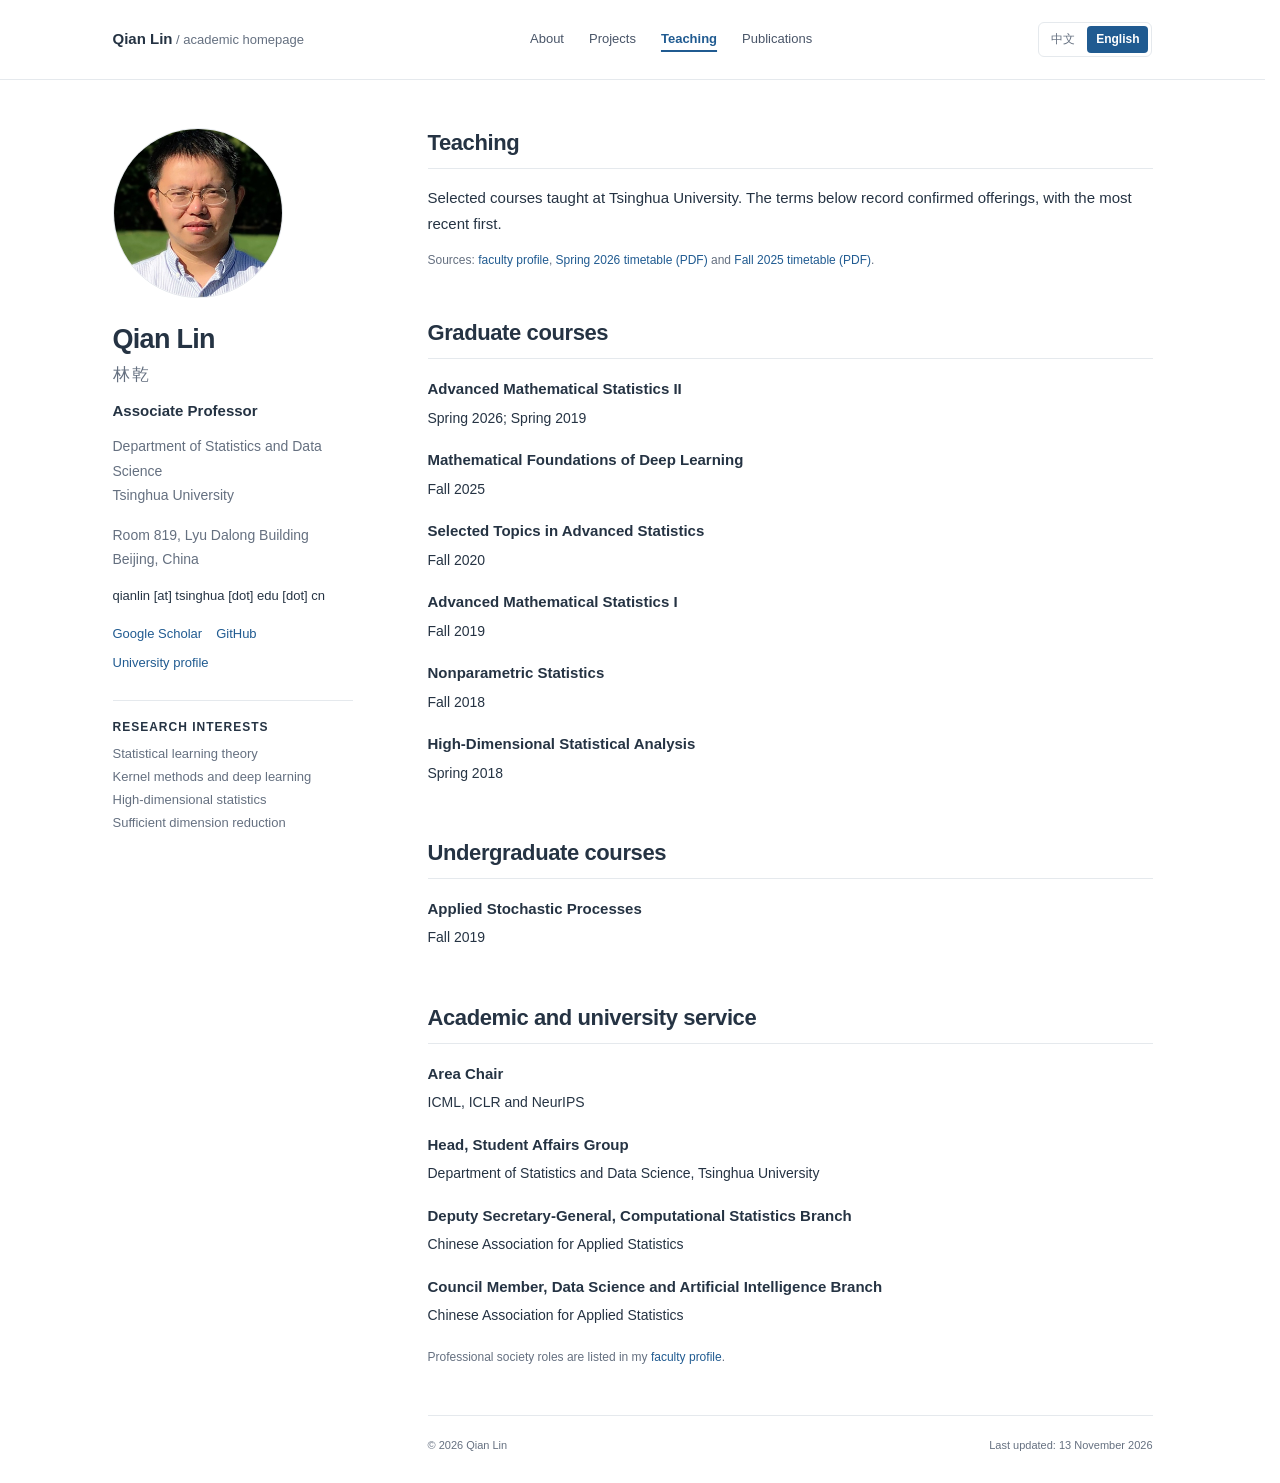
<file: teaching.html>
<!DOCTYPE html>
<html lang="en">
<head>
  <meta charset="utf-8">
  <meta name="viewport" content="width=device-width, initial-scale=1">
  <title>Teaching &amp; Service | Qian Lin</title>
  <meta name="description" content="Qian Lin's graduate and undergraduate courses at Tsinghua University, including advanced mathematical statistics and the mathematical foundations of deep learning, with academic and university service.">
  <link rel="icon" href="assets/favicon.svg" type="image/svg+xml">
  <link rel="stylesheet" href="style.css">
  <link rel="alternate" hreflang="en" href="teaching.html">
  <link rel="alternate" hreflang="zh-CN" href="teaching.zh.html">
</head>
<body>
  <a class="skip-link" href="#main">Skip to content</a>
  <header class="site-header">
    <div class="header-inner">
      <a class="wordmark" href="index.html">Qian Lin<span> / academic homepage</span></a>
      <nav aria-label="Main navigation">
        <a href="index.html">About</a><a href="projects.html">Projects</a><a href="teaching.html" aria-current="page">Teaching</a><a href="publications.html">Publications</a>
      </nav>
      <div class="language-switch" role="group" aria-label="Language / 语言">
        <a href="teaching.zh.html" lang="zh-CN" hreflang="zh-CN" aria-label="切换到中文">中文</a>
        <a href="teaching.html" lang="en" hreflang="en" aria-current="true" aria-label="Switch to English">English</a>
      </div>
    </div>
  </header>

  <div class="layout">
    <aside class="profile" aria-label="Personal information">
      <!-- Portrait and appointment details: Tsinghua faculty profile; sources recorded in README.md. -->
      <img class="portrait portrait-photo" src="assets/qian-lin.jpg" alt="Qian Lin" width="320" height="400">
      <h1>Qian Lin <span class="chinese-name" lang="zh-CN">林乾</span></h1>
      <p class="position">Associate Professor</p>
      <p class="affiliation">Department of Statistics and Data Science<br>Tsinghua University</p>
      <p class="location">Room 819, Lyu Dalong Building<br>Beijing, China</p>
      <span class="email" id="contact-email">qianlin [at] tsinghua [dot] edu [dot] cn</span>
      <div class="profile-links" aria-label="Profile links">
        <a href="https://scholar.google.com/citations?user=kHPrqdgAAAAJ&amp;hl=en">Google Scholar</a>
        <a href="https://github.com/qianlinpage">GitHub</a>
        <a href="https://www.stat.tsinghua.edu.cn/en/info/1023/1049.htm">University profile</a>
      </div>
      <div class="research-topics">
        <h2>Research interests</h2>
        <ul><li>Statistical learning theory</li><li>Kernel methods and deep learning</li><li>High-dimensional statistics</li><li>Sufficient dimension reduction</li></ul>
      </div>
    </aside>

    <main id="main">
      <section id="teaching">
        <h2>Teaching</h2>
        <p>Selected courses taught at Tsinghua University. The terms below record confirmed offerings, with the most recent first.</p>
        <p class="section-intro">Sources: <a href="https://www.stat.tsinghua.edu.cn/info/1023/2413.htm">faculty profile</a>, <a href="https://www.stat.tsinghua.edu.cn/__local/D/20/6C/0BB2B057B9326092C966D2BE6A9_B1AE85DA_1EAA9.pdf">Spring 2026 timetable (PDF)</a> and <a href="https://www.stat.tsinghua.edu.cn/__local/5/04/32/2F29E052CB9F6A1DA2579C40C24_3AF97D1F_1CBCF.pdf">Fall 2025 timetable (PDF)</a>.</p>
      </section>

      <section id="graduate-courses">
        <h2>Graduate courses</h2>
        <article class="teaching-entry" id="course-mathematical-statistics-ii">
          <h3>Advanced Mathematical Statistics II</h3>
          <p>Spring 2026; Spring 2019</p>
        </article>
        <article class="teaching-entry" id="course-deep-learning-foundations">
          <h3>Mathematical Foundations of Deep Learning</h3>
          <p>Fall 2025</p>
        </article>
        <article class="teaching-entry" id="course-advanced-topics">
          <h3>Selected Topics in Advanced Statistics</h3>
          <p>Fall 2020</p>
        </article>
        <article class="teaching-entry" id="course-mathematical-statistics-i">
          <h3>Advanced Mathematical Statistics I</h3>
          <p>Fall 2019</p>
        </article>
        <article class="teaching-entry" id="course-nonparametric">
          <h3>Nonparametric Statistics</h3>
          <p>Fall 2018</p>
        </article>
        <article class="teaching-entry" id="course-high-dimensional">
          <h3>High-Dimensional Statistical Analysis</h3>
          <p>Spring 2018</p>
        </article>
      </section>

      <section id="undergraduate-courses">
        <h2>Undergraduate courses</h2>
        <article class="teaching-entry" id="course-stochastic-processes">
          <h3>Applied Stochastic Processes</h3>
          <p>Fall 2019</p>
        </article>
      </section>

      <section id="service">
        <h2>Academic and university service</h2>
        <article class="teaching-entry" id="service-area-chair">
          <h3>Area Chair</h3>
          <p>ICML, ICLR and NeurIPS</p>
        </article>
        <article class="teaching-entry" id="service-student-affairs">
          <h3>Head, Student Affairs Group</h3>
          <p>Department of Statistics and Data Science, Tsinghua University</p>
        </article>
        <article class="teaching-entry" id="service-computational-statistics">
          <h3>Deputy Secretary-General, Computational Statistics Branch</h3>
          <p>Chinese Association for Applied Statistics</p>
        </article>
        <article class="teaching-entry" id="service-data-science">
          <h3>Council Member, Data Science and Artificial Intelligence Branch</h3>
          <p>Chinese Association for Applied Statistics</p>
        </article>
        <p class="section-intro">Professional society roles are listed in my <a href="https://www.stat.tsinghua.edu.cn/info/1023/2413.htm">faculty profile</a>.</p>
      </section>
      <footer><span>© 2026 Qian Lin</span><span>Last updated: <time datetime="2026-11-13">13 November 2026</time></span></footer>
    </main>
  </div>
</body>
</html>
</file>
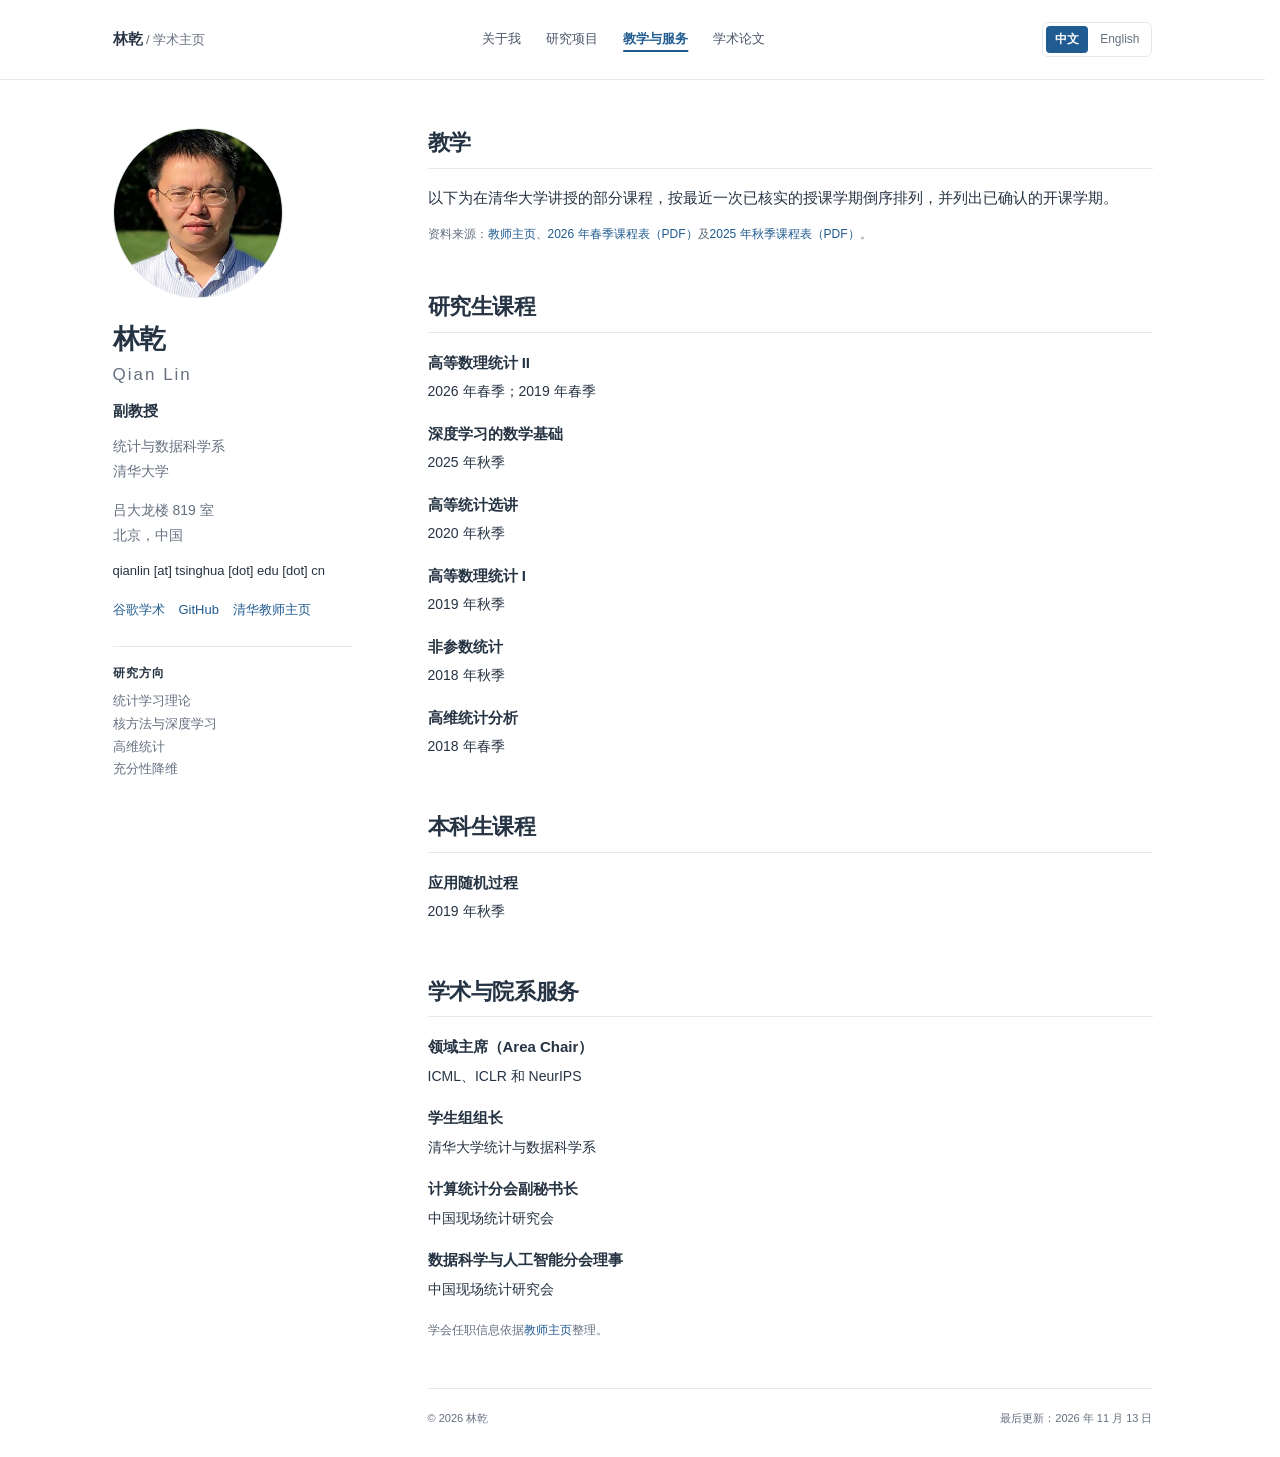
<file: teaching.zh.html>
<!DOCTYPE html>
<html lang="zh-CN">
<head>
  <meta charset="utf-8">
  <meta name="viewport" content="width=device-width, initial-scale=1">
  <title>教学与服务 | 林乾</title>
  <meta name="description" content="清华大学林乾的研究生与本科课程，包括高等数理统计、深度学习的数学基础等，以及学术与院系服务经历。">
  <link rel="icon" href="assets/favicon.svg" type="image/svg+xml">
  <link rel="stylesheet" href="style.css">
  <link rel="alternate" hreflang="en" href="teaching.html">
  <link rel="alternate" hreflang="zh-CN" href="teaching.zh.html">
</head>
<body>
  <a class="skip-link" href="#main">跳转到正文</a>
  <header class="site-header">
    <div class="header-inner">
      <a class="wordmark" href="index.zh.html">林乾<span> / 学术主页</span></a>
      <nav aria-label="主导航">
        <a href="index.zh.html">关于我</a><a href="projects.zh.html">研究项目</a><a href="teaching.zh.html" aria-current="page">教学与服务</a><a href="publications.zh.html">学术论文</a>
      </nav>
      <div class="language-switch" role="group" aria-label="Language / 语言">
        <a href="teaching.zh.html" lang="zh-CN" hreflang="zh-CN" aria-current="true" aria-label="切换到中文">中文</a>
        <a href="teaching.html" lang="en" hreflang="en" aria-label="Switch to English">English</a>
      </div>
    </div>
  </header>

  <div class="layout">
    <aside class="profile" aria-label="个人信息">
      <!-- 照片与任职信息来自清华大学教师主页，来源记录见 README.md。 -->
      <img class="portrait portrait-photo" src="assets/qian-lin.jpg" alt="林乾" width="320" height="400">
      <h1>林乾 <span class="chinese-name" lang="en">Qian Lin</span></h1>
      <p class="position">副教授</p>
      <p class="affiliation">统计与数据科学系<br>清华大学</p>
      <p class="location">吕大龙楼 819 室<br>北京，中国</p>
      <span class="email" id="contact-email">qianlin [at] tsinghua [dot] edu [dot] cn</span>
      <div class="profile-links" aria-label="个人资料链接">
        <a href="https://scholar.google.com/citations?user=kHPrqdgAAAAJ&amp;hl=en">谷歌学术</a>
        <a href="https://github.com/qianlinpage">GitHub</a>
        <a href="https://www.stat.tsinghua.edu.cn/info/1023/2413.htm">清华教师主页</a>
      </div>
      <div class="research-topics">
        <h2>研究方向</h2>
        <ul><li>统计学习理论</li><li>核方法与深度学习</li><li>高维统计</li><li>充分性降维</li></ul>
      </div>
    </aside>

    <main id="main">
      <section id="teaching">
        <h2>教学</h2>
        <p>以下为在清华大学讲授的部分课程，按最近一次已核实的授课学期倒序排列，并列出已确认的开课学期。</p>
        <p class="section-intro">资料来源：<a href="https://www.stat.tsinghua.edu.cn/info/1023/2413.htm">教师主页</a>、<a href="https://www.stat.tsinghua.edu.cn/__local/D/20/6C/0BB2B057B9326092C966D2BE6A9_B1AE85DA_1EAA9.pdf">2026 年春季课程表（PDF）</a>及<a href="https://www.stat.tsinghua.edu.cn/__local/5/04/32/2F29E052CB9F6A1DA2579C40C24_3AF97D1F_1CBCF.pdf">2025 年秋季课程表（PDF）</a>。</p>
      </section>

      <section id="graduate-courses">
        <h2>研究生课程</h2>
        <article class="teaching-entry" id="course-mathematical-statistics-ii">
          <h3>高等数理统计 II</h3>
          <p>2026 年春季；2019 年春季</p>
        </article>
        <article class="teaching-entry" id="course-deep-learning-foundations">
          <h3>深度学习的数学基础</h3>
          <p>2025 年秋季</p>
        </article>
        <article class="teaching-entry" id="course-advanced-topics">
          <h3>高等统计选讲</h3>
          <p>2020 年秋季</p>
        </article>
        <article class="teaching-entry" id="course-mathematical-statistics-i">
          <h3>高等数理统计 I</h3>
          <p>2019 年秋季</p>
        </article>
        <article class="teaching-entry" id="course-nonparametric">
          <h3>非参数统计</h3>
          <p>2018 年秋季</p>
        </article>
        <article class="teaching-entry" id="course-high-dimensional">
          <h3>高维统计分析</h3>
          <p>2018 年春季</p>
        </article>
      </section>

      <section id="undergraduate-courses">
        <h2>本科生课程</h2>
        <article class="teaching-entry" id="course-stochastic-processes">
          <h3>应用随机过程</h3>
          <p>2019 年秋季</p>
        </article>
      </section>

      <section id="service">
        <h2>学术与院系服务</h2>
        <article class="teaching-entry" id="service-area-chair">
          <h3>领域主席（Area Chair）</h3>
          <p>ICML、ICLR 和 NeurIPS</p>
        </article>
        <article class="teaching-entry" id="service-student-affairs">
          <h3>学生组组长</h3>
          <p>清华大学统计与数据科学系</p>
        </article>
        <article class="teaching-entry" id="service-computational-statistics">
          <h3>计算统计分会副秘书长</h3>
          <p>中国现场统计研究会</p>
        </article>
        <article class="teaching-entry" id="service-data-science">
          <h3>数据科学与人工智能分会理事</h3>
          <p>中国现场统计研究会</p>
        </article>
        <p class="section-intro">学会任职信息依据<a href="https://www.stat.tsinghua.edu.cn/info/1023/2413.htm">教师主页</a>整理。</p>
      </section>
      <footer><span>© 2026 林乾</span><span>最后更新：<time datetime="2026-11-13">2026 年 11 月 13 日</time></span></footer>
    </main>
  </div>
</body>
</html>
</file>
<file: style.css>
:root{color-scheme:light;--ink:#253343;--muted:#657080;--blue:#205b91;--line:#e5e9ed;--soft:#f3f6f8}
*{box-sizing:border-box}
html{scrollbar-gutter:stable;scroll-behavior:smooth;scroll-padding-top:90px}
body{margin:0;background:#fff;color:var(--ink);font-family:-apple-system,BlinkMacSystemFont,"Segoe UI",Arial,"Noto Sans",sans-serif;font-size:15px;line-height:1.75}
a{color:var(--blue);text-decoration:none;text-underline-offset:3px}
a:hover{text-decoration:underline}
a:focus-visible,summary:focus-visible{outline:3px solid #85aed1;outline-offset:5px;border-radius:2px}
.skip-link{position:absolute;left:16px;top:-100px;background:white;padding:10px;z-index:10}.skip-link:focus{top:10px}
.site-header{border-bottom:1px solid var(--line);background:#fff}
.header-inner{max-width:1100px;padding:22px 30px;margin:auto;display:flex;justify-content:space-between;gap:24px;align-items:center}
.wordmark{font-weight:650;color:var(--ink);white-space:nowrap}.wordmark span{font-weight:400;color:var(--muted);font-size:13px}
nav{display:flex;gap:25px;font-size:13px}nav a{color:#495568}nav a[aria-current="page"]{color:var(--blue);font-weight:650;text-decoration:underline;text-decoration-thickness:2px;text-underline-offset:7px}
.layout{max-width:1100px;padding:48px 30px 0;margin:auto;display:grid;grid-template-columns:240px minmax(0,1fr);gap:65px}
.profile{align-self:start;position:sticky;top:35px}.portrait{display:block;width:170px;height:170px;border-radius:50%;margin-bottom:24px;object-fit:cover;border:1px solid var(--line)}
.portrait-photo{object-position:center 20%}
h1{font-size:27px;letter-spacing:-.7px;line-height:1.3;margin:0 0 12px}.chinese-name{display:block;font-size:17px;font-weight:400;color:var(--muted);letter-spacing:2px;margin-top:7px}
.profile p{margin:0 0 10px}.position{font-weight:600}.affiliation,.location{font-size:14px;color:var(--muted)}.location{margin-top:15px!important}.email{font-size:13px;overflow-wrap:anywhere}
.profile-links{display:flex;flex-wrap:wrap;gap:6px 14px;margin-top:15px;font-size:13px;color:var(--muted)}.profile-note{font-size:11px;color:var(--muted);margin-top:8px!important}
.research-topics{border-top:1px solid var(--line);margin-top:25px;padding-top:18px}.research-topics h2{font-size:12px;letter-spacing:1px;text-transform:uppercase;border:0;padding:0;margin:0 0 8px}.research-topics ul{list-style:none;padding:0;margin:0;color:var(--muted);font-size:13px}
main{min-width:0;display:flex;flex-direction:column}main>footer{margin-top:auto}.template-note{font-size:12px;line-height:1.6;padding:10px 13px;background:var(--soft);border-left:2px solid #9cb1c2;color:var(--muted);margin:0 0 28px}
section{margin-bottom:34px}h2{font-size:22px;font-weight:600;letter-spacing:-.4px;margin:0 0 16px;padding-bottom:9px;border-bottom:1px solid var(--line);line-height:1.4}p{margin:0 0 13px}strong{font-weight:600}h3{font-size:15px;line-height:1.5;margin:0 0 5px;font-weight:600}
.news-list{list-style:none;padding:0;margin:0}.news-list li{display:grid;grid-template-columns:78px 1fr;gap:14px;margin:10px 0;font-size:14px}.news-list time{font-size:12px;color:var(--muted);padding-top:2px}.sample{font-size:10px;font-weight:400;color:var(--muted);border:1px solid var(--line);padding:1px 5px;border-radius:3px;white-space:nowrap;margin-left:5px}
.section-heading{display:flex;align-items:baseline;justify-content:space-between;gap:15px;border-bottom:1px solid var(--line);margin-bottom:12px}.section-heading h2{border:0;margin:0}.section-heading>span{color:var(--muted);font-size:11px;white-space:nowrap}.section-intro{font-size:12px;color:var(--muted)}
.publication-nav{display:flex;flex-wrap:wrap;gap:10px 24px;margin:20px 0 28px;padding:12px 16px;background:var(--soft);border-radius:6px}.publication-nav a{color:var(--blue);font-weight:600}.publication-nav span{font-size:11px;font-weight:400;color:var(--muted);margin-left:6px}.publication-group+.publication-group{margin-top:42px}.publication-group-heading{display:flex;flex-wrap:wrap;align-items:baseline;justify-content:space-between;gap:6px 16px;padding-bottom:9px;margin-bottom:12px;border-bottom:1px solid var(--line)}.publication-group-heading h3{font-size:20px;margin:0}.publication-group-heading>span{font-size:12px;color:var(--muted)}.paper-content h4{color:var(--blue);font-size:16px;font-weight:600;line-height:1.5;margin:0 0 5px}
.merge-note{padding-left:10px;border-left:2px solid #dae5ed}.paper-links{flex-wrap:wrap}
.publication{display:grid;grid-template-columns:102px minmax(0,1fr);gap:22px;padding:21px 0;border-bottom:1px solid var(--line)}.paper-mark{height:100px;background:#edf3f7;border:1px solid #dae5ed;display:flex;flex-direction:column;align-items:center;justify-content:center;font-size:9px;letter-spacing:1.3px;color:#56758d}.paper-mark span{font-family:Georgia,serif;font-size:36px;line-height:1.4;letter-spacing:0}.paper-mark.second{background:#f0f4ef;border-color:#e0e7dd;color:#6c7d60}.paper-content h3{color:var(--blue);font-size:16px}.authors,.venue,.paper-summary{font-size:13px;margin:5px 0}.venue{font-style:italic}.paper-summary{color:var(--muted);line-height:1.65}.paper-links{display:flex;gap:14px;font-size:11px;color:var(--muted);margin-top:9px}details{margin-top:6px;font-size:12px}summary{cursor:pointer;color:var(--blue);width:fit-content}pre{padding:12px;background:var(--soft);font-size:11px;overflow:auto;line-height:1.6;max-width:100%}
.project,.teaching-entry{margin:19px 0}.project p,.teaching-entry p{font-size:14px;margin-bottom:3px}.project-meta{font-size:11px;color:var(--muted)}.timeline-row{display:grid;grid-template-columns:112px 1fr;gap:15px;margin:17px 0}.date{font-size:12px;color:var(--muted);padding-top:2px}.timeline-row p{font-size:13px;margin:0;color:var(--muted)}.plain-list{padding-left:19px;font-size:14px}.plain-list li{margin-bottom:9px}footer{border-top:1px solid var(--line);padding:20px 0 28px;display:flex;justify-content:space-between;gap:15px;font-size:11px;color:var(--muted)}
/* Research themes; funding records retain the compact project style. */
.research-project-nav{display:flex;flex-wrap:wrap;gap:8px 20px;margin:20px 0;padding:14px 16px;background:var(--soft);border-radius:6px;line-height:1.6}
.research-project-nav a{color:var(--blue)}
.research-project{padding:26px 0;border-top:1px solid var(--line)}
.research-project h3{font-size:20px;line-height:1.45;margin-bottom:12px}
.research-project h4{font-size:13px;font-weight:600;margin:20px 0 8px}
.research-project>p{font-size:14px}
.project-highlights,.project-papers{list-style:none;padding:0;margin:0;font-size:13px}
.project-highlights li{padding-left:12px;border-left:2px solid #dae5ed;margin:14px 0}
.project-highlights p{font-size:14px;margin:0 0 5px}
.project-papers li{margin:12px 0}
.project-paper-meta{display:block;color:var(--muted);font-size:11px;margin-top:3px}
@media print{.research-project{break-inside:avoid}#projects{break-inside:auto}}
@media(min-width:1200px){.layout{gap:75px}}
@media(max-width:800px){.header-inner{padding:18px 24px;flex-wrap:wrap;gap:10px}nav{gap:20px}.layout{grid-template-columns:200px minmax(0,1fr);gap:30px;padding:32px 24px 0}.portrait{width:145px;height:145px}.publication{grid-template-columns:1fr}.paper-mark{display:none}.wordmark span{display:none}}
@media(max-width:600px){html{scroll-padding-top:20px}.header-inner{display:block}.wordmark{font-size:15px}nav{margin-top:12px;gap:18px;flex-wrap:wrap;font-size:12px}.layout{display:block;padding:27px 22px 0}.profile{position:static;margin-bottom:30px;display:flow-root}.portrait{float:right;width:96px;height:96px;margin:0 0 15px 15px}h1{font-size:25px}.chinese-name{font-size:15px}.research-topics{clear:both;padding-top:14px;margin-top:18px}.research-topics ul{display:flex;flex-wrap:wrap;gap:4px 15px}.profile-note{margin-bottom:0!important}.section-heading{flex-wrap:wrap;gap:0;padding-bottom:7px}.section-heading h2{padding-bottom:4px}.news-list li{grid-template-columns:68px 1fr;gap:8px}.timeline-row{grid-template-columns:100px 1fr;gap:10px}footer{flex-wrap:wrap}h2{font-size:21px}}
@media(prefers-reduced-motion:reduce){html{scroll-behavior:auto}}
@media print{.site-header,.skip-link,.template-note,.profile-note{display:none}.layout{max-width:none;grid-template-columns:190px 1fr;gap:30px;padding:0}.profile{position:static}body{font-size:12px}section{break-inside:avoid}a{color:inherit}.portrait{width:120px;height:120px}}

/* Static language selector */
.header-inner{flex-wrap:wrap;gap:16px 24px}
.language-switch{display:flex;gap:3px;align-items:center;padding:3px;border:1px solid var(--line);border-radius:6px;font-size:12px;white-space:nowrap}
.language-switch a{display:block;padding:3px 9px;border-radius:4px;color:var(--muted)}
.language-switch a[aria-current="true"]{background:var(--blue);color:#fff;font-weight:600}
@media(max-width:600px){.language-switch{width:fit-content;margin-top:15px}}
@media print{.language-switch{display:none}}
</file>
